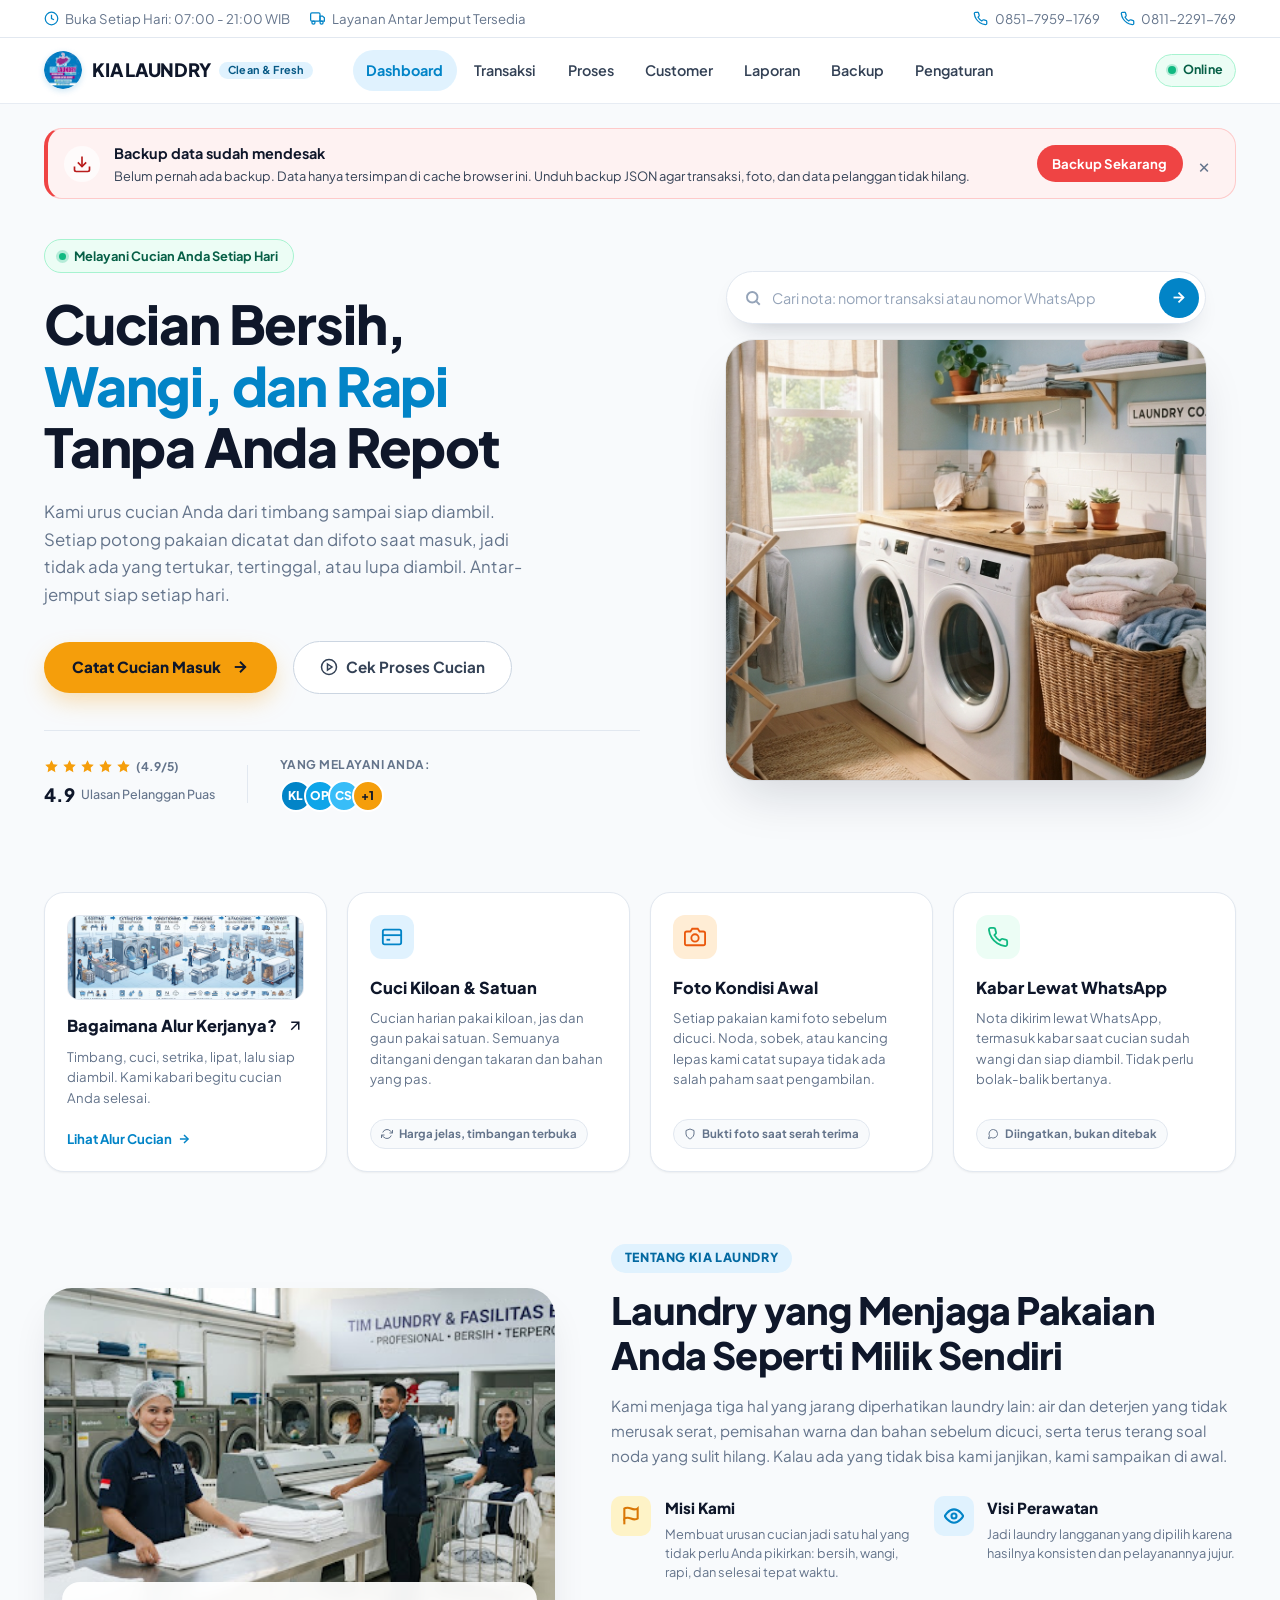
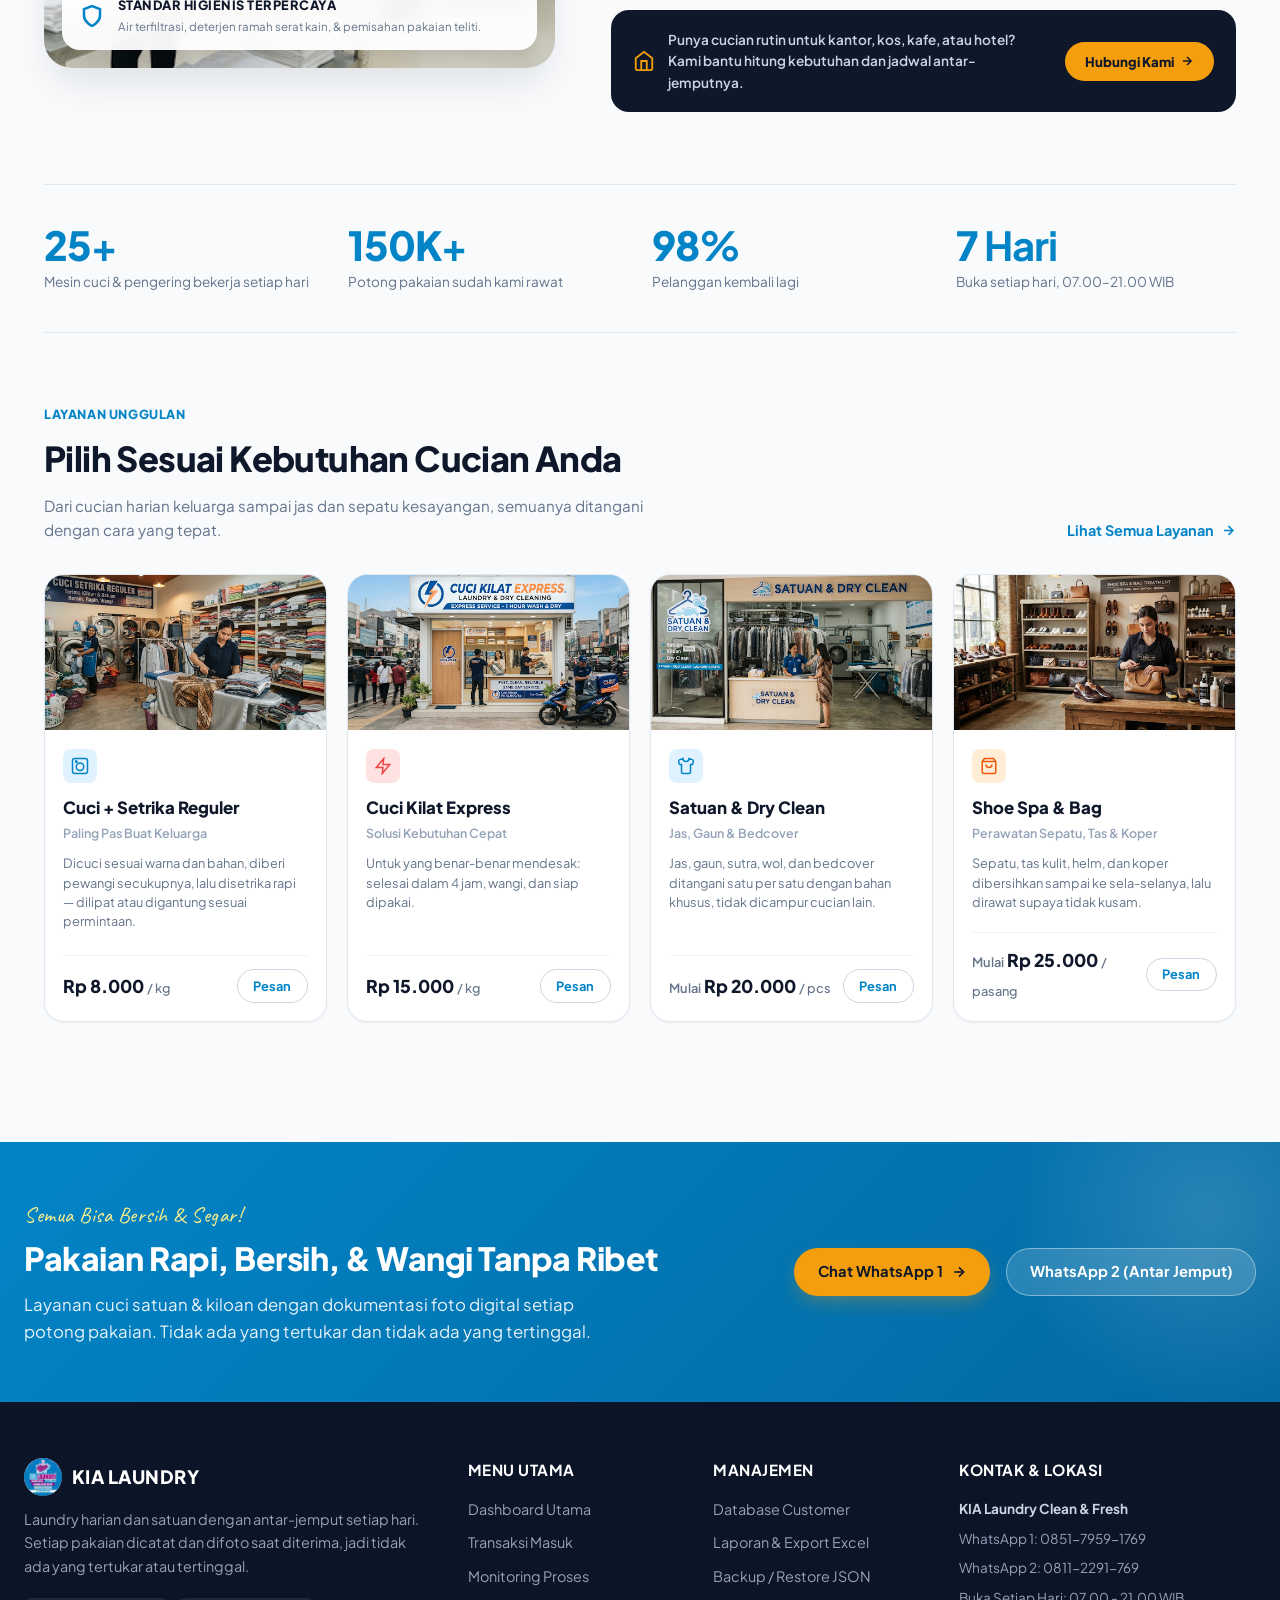
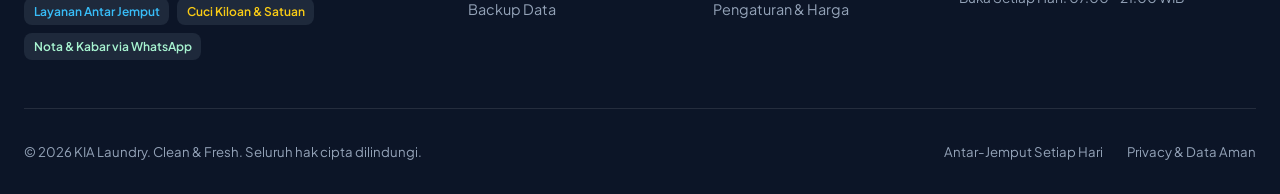
<file: index.html>
<!DOCTYPE html>
<html lang="id">
<head>
  <meta charset="UTF-8">
  <meta name="viewport" content="width=device-width, initial-scale=1.0">
  <meta name="theme-color" content="#0284c7">
  <meta name="description" content="KIA Laundry — cuci kiloan dan satuan, antar-jemput setiap hari, dengan catatan dan foto kondisi pakaian saat serah terima.">
  <title>KIA Laundry — Cuci Bersih, Wangi, dan Rapi Setiap Hari</title>

  <!-- PWA & Icons -->
  <link rel="manifest" href="./manifest.webmanifest">
  <link rel="icon" type="image/png" href="./assets/logo.png">

  <!-- Stylesheets -->
  <link rel="stylesheet" href="./css/base.css">
  <link rel="stylesheet" href="./css/komponen.css">
  <link rel="stylesheet" href="./css/dashboard.css">
</head>
<body>

  <!-- Dynamic Header Navigation (Tetap Memakai Navbar Bersih yang Disukai User) -->
  <div id="siteHeader"></div>

  <main class="dashboard-wrapper">

    <!-- ========================================================
         1. HERO SECTION (Sesuai Referensi Gambar)
         ======================================================== -->
    <section class="hero-layout">
      <!-- Left Column: Copy & CTAs -->
      <div class="hero-text-col">
        <div class="welcome-badge">
          <span class="welcome-dot"></span>
          <span>Melayani Cucian Anda Setiap Hari</span>
        </div>

        <h1 class="hero-headline">
          Cucian Bersih,<br>
          <span class="text-brand-blue">Wangi, dan Rapi</span><br>
          Tanpa Anda Repot
        </h1>

        <p class="hero-subtitle">
          Kami urus cucian Anda dari timbang sampai siap diambil. Setiap potong pakaian dicatat dan difoto saat masuk, jadi tidak ada yang tertukar, tertinggal, atau lupa diambil. Antar-jemput siap setiap hari.
        </p>

        <div class="hero-cta-group">
          <a href="./pages/transaksi.html" class="btn-hero-primary">
            <span>Catat Cucian Masuk</span>
            <svg width="18" height="18" viewBox="0 0 24 24" fill="none" stroke="currentColor" stroke-width="2.5"><line x1="5" y1="12" x2="19" y2="12"/><polyline points="12 5 19 12 12 19"/></svg>
          </a>

          <a href="./pages/proses.html" class="btn-hero-secondary">
            <svg width="18" height="18" viewBox="0 0 24 24" fill="none" stroke="currentColor" stroke-width="2"><circle cx="12" cy="12" r="10"/><polygon points="10 8 16 12 10 16 10 8"/></svg>
            <span>Cek Proses Cucian</span>
          </a>
        </div>

        <!-- Social Proof / Rating Bar -->
        <div class="trust-bar">
          <div class="rating-box">
            <div class="rating-stars">
              <svg viewBox="0 0 24 24"><polygon points="12 2 15.09 8.26 22 9.27 17 14.14 18.18 21.02 12 17.77 5.82 21.02 7 14.14 2 9.27 8.91 8.26 12 2"/></svg>
              <svg viewBox="0 0 24 24"><polygon points="12 2 15.09 8.26 22 9.27 17 14.14 18.18 21.02 12 17.77 5.82 21.02 7 14.14 2 9.27 8.91 8.26 12 2"/></svg>
              <svg viewBox="0 0 24 24"><polygon points="12 2 15.09 8.26 22 9.27 17 14.14 18.18 21.02 12 17.77 5.82 21.02 7 14.14 2 9.27 8.91 8.26 12 2"/></svg>
              <svg viewBox="0 0 24 24"><polygon points="12 2 15.09 8.26 22 9.27 17 14.14 18.18 21.02 12 17.77 5.82 21.02 7 14.14 2 9.27 8.91 8.26 12 2"/></svg>
              <svg viewBox="0 0 24 24"><polygon points="12 2 15.09 8.26 22 9.27 17 14.14 18.18 21.02 12 17.77 5.82 21.02 7 14.14 2 9.27 8.91 8.26 12 2"/></svg>
              <span style="font-size:0.75rem; color:#64748b; font-weight:700; margin-left:2px;">(4.9/5)</span>
            </div>
            <div class="rating-score-text">
              <span class="score-num">4.9</span>
              <span class="score-sub">Ulasan Pelanggan Puas</span>
            </div>
          </div>

          <div class="trust-divider"></div>

          <div class="operator-box">
            <span class="operator-label">Yang melayani Anda:</span>
            <div class="avatar-stack">
              <div class="avatar-circle" style="background:#0284c7; color:#fff;">KL</div>
              <div class="avatar-circle" style="background:#0ea5e9; color:#fff;">OP</div>
              <div class="avatar-circle" style="background:#38bdf8; color:#fff;">CS</div>
              <div class="avatar-circle plus" title="Tim KIA Laundry">+1</div>
            </div>
          </div>
        </div>
      </div>

      <!-- Right Column: Kolom Pencarian Tracking + Foto Mesin Cuci -->
      <div class="hero-media-col">
        <form class="hero-track-search" id="trackingForm" role="search">
          <svg class="track-search-icon" width="18" height="18" viewBox="0 0 24 24" fill="none" stroke="currentColor" stroke-width="2.5" aria-hidden="true"><circle cx="11" cy="11" r="7"/><line x1="16.5" y1="16.5" x2="21" y2="21"/></svg>
          <input
            type="text"
            id="trackingInput"
            class="track-search-input"
            placeholder="Cari nota: nomor transaksi atau nomor WhatsApp"
            autocomplete="off"
            aria-label="Cari status cucian berdasarkan nomor transaksi atau nomor WhatsApp"
            required
          >
          <button type="submit" class="track-search-btn" aria-label="Lacak status cucian">
            <svg width="17" height="17" viewBox="0 0 24 24" fill="none" stroke="currentColor" stroke-width="2.5"><line x1="5" y1="12" x2="19" y2="12"/><polyline points="12 5 19 12 12 19"/></svg>
          </button>
        </form>

        <div class="media-frame">
          <img src="./assets/hero_laundry.jpg" alt="Ruang Mesin Cuci KIA Laundry Modern">
        </div>
      </div>
    </section>

    <!-- ========================================================
         OPERASIONAL: TAGIHAN BELUM LUNAS (Task 4)
         ======================================================== -->
    <section class="belum-lunas-section" id="belumLunasSection" hidden>
      <div class="belum-lunas-header">
        <div>
          <h2 class="belum-lunas-title">Tagihan Belum Lunas</h2>
          <p class="belum-lunas-sub">Transaksi aktif yang masih memiliki sisa pembayaran.</p>
        </div>
        <a href="./pages/laporan.html" class="btn btn-outline btn-sm">Buka Laporan</a>
      </div>
      <div class="belum-lunas-list" id="listBelumLunas"></div>
    </section>

    <!-- ========================================================
         2. FOUR FEATURE CARDS ROW (Horizontal Grid)
         ======================================================== -->
    <section class="features-grid-row">
      <!-- Card 1: Alur Kerja -->
      <div class="feature-box">
        <img src="./assets/workflow_thumb.jpg" alt="Alur Kerja Laundry" class="workflow-thumb-img" onerror="this.closest('.feature-box').classList.add('no-thumb')">
        <h4>
          <span>Bagaimana Alur Kerjanya?</span>
          <svg width="18" height="18" viewBox="0 0 24 24" fill="none" stroke="currentColor" stroke-width="2"><line x1="7" y1="17" x2="17" y2="7"/><polyline points="7 7 17 7 17 17"/></svg>
        </h4>
        <p>Timbang, cuci, setrika, lipat, lalu siap diambil. Kami kabari begitu cucian Anda selesai.</p>
        <a href="./pages/proses.html" class="link-action">
          <span>Lihat Alur Cucian</span>
          <svg width="14" height="14" viewBox="0 0 24 24" fill="none" stroke="currentColor" stroke-width="2.5"><line x1="5" y1="12" x2="19" y2="12"/><polyline points="12 5 19 12 12 19"/></svg>
        </a>
      </div>

      <!-- Card 2: Cuci Kiloan & Satuan -->
      <div class="feature-box">
        <div class="feature-icon-square blue">
          <svg width="22" height="22" viewBox="0 0 24 24" fill="none" stroke="currentColor" stroke-width="2"><rect x="2" y="4" width="20" height="16" rx="2"/><line x1="2" y1="10" x2="22" y2="10"/><line x1="6" y1="15" x2="10" y2="15"/></svg>
        </div>
        <h4>Cuci Kiloan & Satuan</h4>
        <p>Cucian harian pakai kiloan, jas dan gaun pakai satuan. Semuanya ditangani dengan takaran dan bahan yang pas.</p>
        <span class="feature-pill-tag">
          <svg width="12" height="12" viewBox="0 0 24 24" fill="none" stroke="currentColor" stroke-width="2"><path d="M23 4v6h-6"/><path d="M1 20v-6h6"/><path d="M3.51 9a9 9 0 0 1 14.85-3.36L23 10M1 14l4.64 4.36A9 9 0 0 0 20.49 15"/></svg>
          <span>Harga jelas, timbangan terbuka</span>
        </span>
      </div>

      <!-- Card 3: Inspeksi Visual & Foto -->
      <div class="feature-box">
        <div class="feature-icon-square orange">
          <svg width="22" height="22" viewBox="0 0 24 24" fill="none" stroke="currentColor" stroke-width="2"><path d="M23 19a2 2 0 0 1-2 2H3a2 2 0 0 1-2-2V8a2 2 0 0 1 2-2h4l2-3h6l2 3h4a2 2 0 0 1 2 2z"/><circle cx="12" cy="13" r="4"/></svg>
        </div>
        <h4>Foto Kondisi Awal</h4>
        <p>Setiap pakaian kami foto sebelum dicuci. Noda, sobek, atau kancing lepas kami catat supaya tidak ada salah paham saat pengambilan.</p>
        <span class="feature-pill-tag">
          <svg width="12" height="12" viewBox="0 0 24 24" fill="none" stroke="currentColor" stroke-width="2"><path d="M12 22s8-4 8-10V5l-8-3-8 3v7c0 6 8 10 8 10z"/></svg>
          <span>Bukti foto saat serah terima</span>
        </span>
      </div>

      <!-- Card 4: Pelacakan & Notif WA -->
      <div class="feature-box">
        <div class="feature-icon-square green">
          <svg width="22" height="22" viewBox="0 0 24 24" fill="none" stroke="currentColor" stroke-width="2"><path d="M22 16.92v3a2 2 0 0 1-2.18 2 19.79 19.79 0 0 1-8.63-3.07 19.5 19.5 0 0 1-6-6 19.79 19.79 0 0 1-3.07-8.67A2 2 0 0 1 4.11 2h3a2 2 0 0 1 2 1.72 12.84 12.84 0 0 0 .7 2.81 2 2 0 0 1-.45 2.11L8.09 9.91a16 16 0 0 0 6 6l1.27-1.27a2 2 0 0 1 2.11-.45 12.84 12.84 0 0 0 2.81.7A2 2 0 0 1 22 16.92z"/></svg>
        </div>
        <h4>Kabar Lewat WhatsApp</h4>
        <p>Nota dikirim lewat WhatsApp, termasuk kabar saat cucian sudah wangi dan siap diambil. Tidak perlu bolak-balik bertanya.</p>
        <span class="feature-pill-tag">
          <svg width="12" height="12" viewBox="0 0 24 24" fill="none" stroke="currentColor" stroke-width="2"><path d="M21 11.5a8.38 8.38 0 0 1-.9 3.8 8.5 8.5 0 0 1-7.6 4.7 8.38 8.38 0 0 1-3.8-.9L3 21l1.9-5.7a8.38 8.38 0 0 1-.9-3.8 8.5 8.5 0 0 1 4.7-7.6 8.38 8.38 0 0 1 3.8-.9h.5a8.48 8.48 0 0 1 8 8v.5z"/></svg>
          <span>Diingatkan, bukan ditebak</span>
        </span>
      </div>
    </section>

    <!-- ========================================================
         3. MIDDLE SECTION: TENTANG & FASILITAS LAUNDRY
         ======================================================== -->
    <section class="facility-section">
      <!-- Media Left Frame -->
      <div class="facility-media-wrapper">
        <img src="./assets/facility_laundry.jpg" alt="Tim Laundry dan Fasilitas Mesin Komersial KIA Laundry" onerror="this.closest('.facility-section').classList.add('no-media')">
        <div class="facility-floating-badge">
          <svg width="24" height="24" viewBox="0 0 24 24" fill="none" stroke="currentColor" stroke-width="2.5"><path d="M12 22s8-4 8-10V5l-8-3-8 3v7c0 6 8 10 8 10z"/></svg>
          <div>
            <div class="badge-title">Standar Higienis Terpercaya</div>
            <div class="badge-desc">Air terfiltrasi, deterjen ramah serat kain, & pemisahan pakaian teliti.</div>
          </div>
        </div>
      </div>

      <!-- Content Right -->
      <div class="facility-content">
        <span class="facility-tag">Tentang KIA Laundry</span>
        <h2 class="facility-heading">Laundry yang Menjaga Pakaian Anda Seperti Milik Sendiri</h2>
        <p class="facility-desc">
          Kami menjaga tiga hal yang jarang diperhatikan laundry lain: air dan deterjen yang tidak merusak serat, pemisahan warna dan bahan sebelum dicuci, serta terus terang soal noda yang sulit hilang. Kalau ada yang tidak bisa kami janjikan, kami sampaikan di awal.
        </p>

        <div class="facility-features-dual">
          <div class="dual-card">
            <div class="dual-icon yellow">
              <svg width="20" height="20" viewBox="0 0 24 24" fill="none" stroke="currentColor" stroke-width="2.5"><path d="M4 15s1-1 4-1 5 2 8 2 4-1 4-1V3s-1 1-4 1-5-2-8-2-4 1-4 1z"/><line x1="4" y1="22" x2="4" y2="15"/></svg>
            </div>
            <div class="dual-text">
              <h5>Misi Kami</h5>
              <p>Membuat urusan cucian jadi satu hal yang tidak perlu Anda pikirkan: bersih, wangi, rapi, dan selesai tepat waktu.</p>
            </div>
          </div>

          <div class="dual-card">
            <div class="dual-icon blue">
              <svg width="20" height="20" viewBox="0 0 24 24" fill="none" stroke="currentColor" stroke-width="2.5"><path d="M1 12s4-8 11-8 11 8 11 8-4 8-11 8-11-8-11-8z"/><circle cx="12" cy="12" r="3"/></svg>
            </div>
            <div class="dual-text">
              <h5>Visi Perawatan</h5>
              <p>Jadi laundry langganan yang dipilih karena hasilnya konsisten dan pelayanannya jujur.</p>
            </div>
          </div>
        </div>

        <!-- Dark Callout Banner -->
        <div class="consultation-banner">
          <div class="consultation-left">
            <svg width="22" height="22" viewBox="0 0 24 24" fill="none" stroke="currentColor" stroke-width="2"><path d="M3 9l9-7 9 7v11a2 2 0 0 1-2 2H5a2 2 0 0 1-2-2z"/><polyline points="9 22 9 12 15 12 15 22"/></svg>
            <span>Punya cucian rutin untuk kantor, kos, kafe, atau hotel? Kami bantu hitung kebutuhan dan jadwal antar-jemputnya.</span>
          </div>
          <a href="https://wa.me/6285179591769" target="_blank" class="btn-consultation">
            <span>Hubungi Kami</span>
            <svg width="14" height="14" viewBox="0 0 24 24" fill="none" stroke="currentColor" stroke-width="2.5"><line x1="5" y1="12" x2="19" y2="12"/><polyline points="12 5 19 12 12 19"/></svg>
          </a>
        </div>
      </div>
    </section>

    <!-- ========================================================
         4. METRICS ROW (4 Statistik Utama)
         ======================================================== -->
    <section class="metrics-row">
      <div class="metric-item">
        <div class="metric-val">25<span>+</span></div>
        <div class="metric-desc">Mesin cuci & pengering bekerja setiap hari</div>
      </div>

      <div class="metric-item">
        <div class="metric-val">150K<span>+</span></div>
        <div class="metric-desc">Potong pakaian sudah kami rawat</div>
      </div>

      <div class="metric-item">
        <div class="metric-val">98<span>%</span></div>
        <div class="metric-desc">Pelanggan kembali lagi</div>
      </div>

      <div class="metric-item">
        <div class="metric-val">7<span> Hari</span></div>
        <div class="metric-desc">Buka setiap hari, 07.00–21.00 WIB</div>
      </div>
    </section>

    <!-- ========================================================
         5. PACKAGES SECTION (Paket Perawatan Pakaian)
         ======================================================== -->
    <section>
      <div class="packages-header-row">
        <div class="packages-heading-group">
          <span class="pkg-tag">Layanan Unggulan</span>
          <h2 class="pkg-title">Pilih Sesuai Kebutuhan Cucian Anda</h2>
          <p class="pkg-subtitle">Dari cucian harian keluarga sampai jas dan sepatu kesayangan, semuanya ditangani dengan cara yang tepat.</p>
        </div>
        <a href="./pages/transaksi.html" class="link-all-services">
          <span>Lihat Semua Layanan</span>
          <svg width="15" height="15" viewBox="0 0 24 24" fill="none" stroke="currentColor" stroke-width="2.5"><line x1="5" y1="12" x2="19" y2="12"/><polyline points="12 5 19 12 12 19"/></svg>
        </a>
      </div>

      <div class="service-cards-row">
        <!-- Card 1: Cuci + Setrika Reguler -->
        <div class="service-card-item">
          <div class="service-card-img-wrap">
            <img src="./assets/service_1.jpg" alt="Cuci + Setrika Reguler" onerror="this.closest('.service-card-img-wrap').style.display='none'">
          </div>
          <div class="service-card-body">
            <div class="service-icon-row blue">
              <svg width="18" height="18" viewBox="0 0 24 24" fill="none" stroke="currentColor" stroke-width="2"><rect x="2" y="2" width="20" height="20" rx="3"/><circle cx="12" cy="13" r="5"/><circle cx="7" cy="6" r="1"/></svg>
            </div>
            <h4 class="service-name">Cuci + Setrika Reguler</h4>
            <div class="service-subtitle">Paling Pas Buat Keluarga</div>
            <p class="service-desc-text">
              Dicuci sesuai warna dan bahan, diberi pewangi secukupnya, lalu disetrika rapi — dilipat atau digantung sesuai permintaan.
            </p>
            <div class="service-card-footer">
              <div class="price-text">Rp 8.000 <span class="unit">/ kg</span></div>
              <a href="./pages/transaksi.html?layanan=cuci-setrika" class="btn-select-service">Pesan</a>
            </div>
          </div>
        </div>

        <!-- Card 2: Cuci Kilat Express -->
        <div class="service-card-item">
          <div class="service-card-img-wrap">
            <img src="./assets/service_2.jpg" alt="Cuci Kilat Express" onerror="this.closest('.service-card-img-wrap').style.display='none'">
          </div>
          <div class="service-card-body">
            <div class="service-icon-row red">
              <svg width="18" height="18" viewBox="0 0 24 24" fill="none" stroke="currentColor" stroke-width="2"><polygon points="13 2 3 14 12 14 11 22 21 10 12 10 13 2"/></svg>
            </div>
            <h4 class="service-name">Cuci Kilat Express</h4>
            <div class="service-subtitle">Solusi Kebutuhan Cepat</div>
            <p class="service-desc-text">
              Untuk yang benar-benar mendesak: selesai dalam 4 jam, wangi, dan siap dipakai.
            </p>
            <div class="service-card-footer">
              <div class="price-text">Rp 15.000 <span class="unit">/ kg</span></div>
              <a href="./pages/transaksi.html?layanan=cuci" class="btn-select-service">Pesan</a>
            </div>
          </div>
        </div>

        <!-- Card 3: Satuan & Dry Clean -->
        <div class="service-card-item">
          <div class="service-card-img-wrap">
            <img src="./assets/service_3.jpg" alt="Satuan & Dry Clean" onerror="this.closest('.service-card-img-wrap').style.display='none'">
          </div>
          <div class="service-card-body">
            <div class="service-icon-row blue">
              <svg width="18" height="18" viewBox="0 0 24 24" fill="none" stroke="currentColor" stroke-width="2"><path d="M20.38 3.46L16 2a4 4 0 0 1-8 0L3.62 3.46a2 2 0 0 0-1.34 2.23l.58 3.47a1 1 0 0 0 .99.84H6v10c0 1.1.9 2 2 2h8a2 2 0 0 0 2-2V10h2.15a1 1 0 0 0 .99-.84l.58-3.47a2 2 0 0 0-1.34-2.23z"/></svg>
            </div>
            <h4 class="service-name">Satuan & Dry Clean</h4>
            <div class="service-subtitle">Jas, Gaun & Bedcover</div>
            <p class="service-desc-text">
              Jas, gaun, sutra, wol, dan bedcover ditangani satu per satu dengan bahan khusus, tidak dicampur cucian lain.
            </p>
            <div class="service-card-footer">
              <div class="price-text"><span style="font-size:0.8rem; font-weight:600; color:#64748b;">Mulai</span> Rp 20.000 <span class="unit">/ pcs</span></div>
              <a href="./pages/transaksi.html?layanan=satuan" class="btn-select-service">Pesan</a>
            </div>
          </div>
        </div>

        <!-- Card 4: Shoe Spa & Bag -->
        <div class="service-card-item">
          <div class="service-card-img-wrap">
            <img src="./assets/service_4.jpg" alt="Shoe Spa & Bag" onerror="this.closest('.service-card-img-wrap').style.display='none'">
          </div>
          <div class="service-card-body">
            <div class="service-icon-row orange">
              <svg width="18" height="18" viewBox="0 0 24 24" fill="none" stroke="currentColor" stroke-width="2"><path d="M6 2L3 6v14a2 2 0 0 0 2 2h14a2 2 0 0 0 2-2V6l-3-4z"/><line x1="3" y1="6" x2="21" y2="6"/><path d="M16 10a4 4 0 0 1-8 0"/></svg>
            </div>
            <h4 class="service-name">Shoe Spa & Bag</h4>
            <div class="service-subtitle">Perawatan Sepatu, Tas & Koper</div>
            <p class="service-desc-text">
              Sepatu, tas kulit, helm, dan koper dibersihkan sampai ke sela-selanya, lalu dirawat supaya tidak kusam.
            </p>
            <div class="service-card-footer">
              <div class="price-text"><span style="font-size:0.8rem; font-weight:600; color:#64748b;">Mulai</span> Rp 25.000 <span class="unit">/ pasang</span></div>
              <a href="./pages/transaksi.html?layanan=satuan" class="btn-select-service">Pesan</a>
            </div>
          </div>
        </div>
      </div>
    </section>


  </main>

  <!-- Dynamic Footer Injected by ui.js -->
  <div id="siteFooter"></div>

  <!-- Vendor Libraries & Scripts -->
  <script src="./lib/dexie.min.js"></script>
  <script src="./js/db.js"></script>
  <script src="./js/ui.js"></script>
  <script src="./js/wa.js"></script>
  <script src="./js/mode.js"></script>
  <script src="./js/dashboard.js"></script>
</body>
</html>
</file>
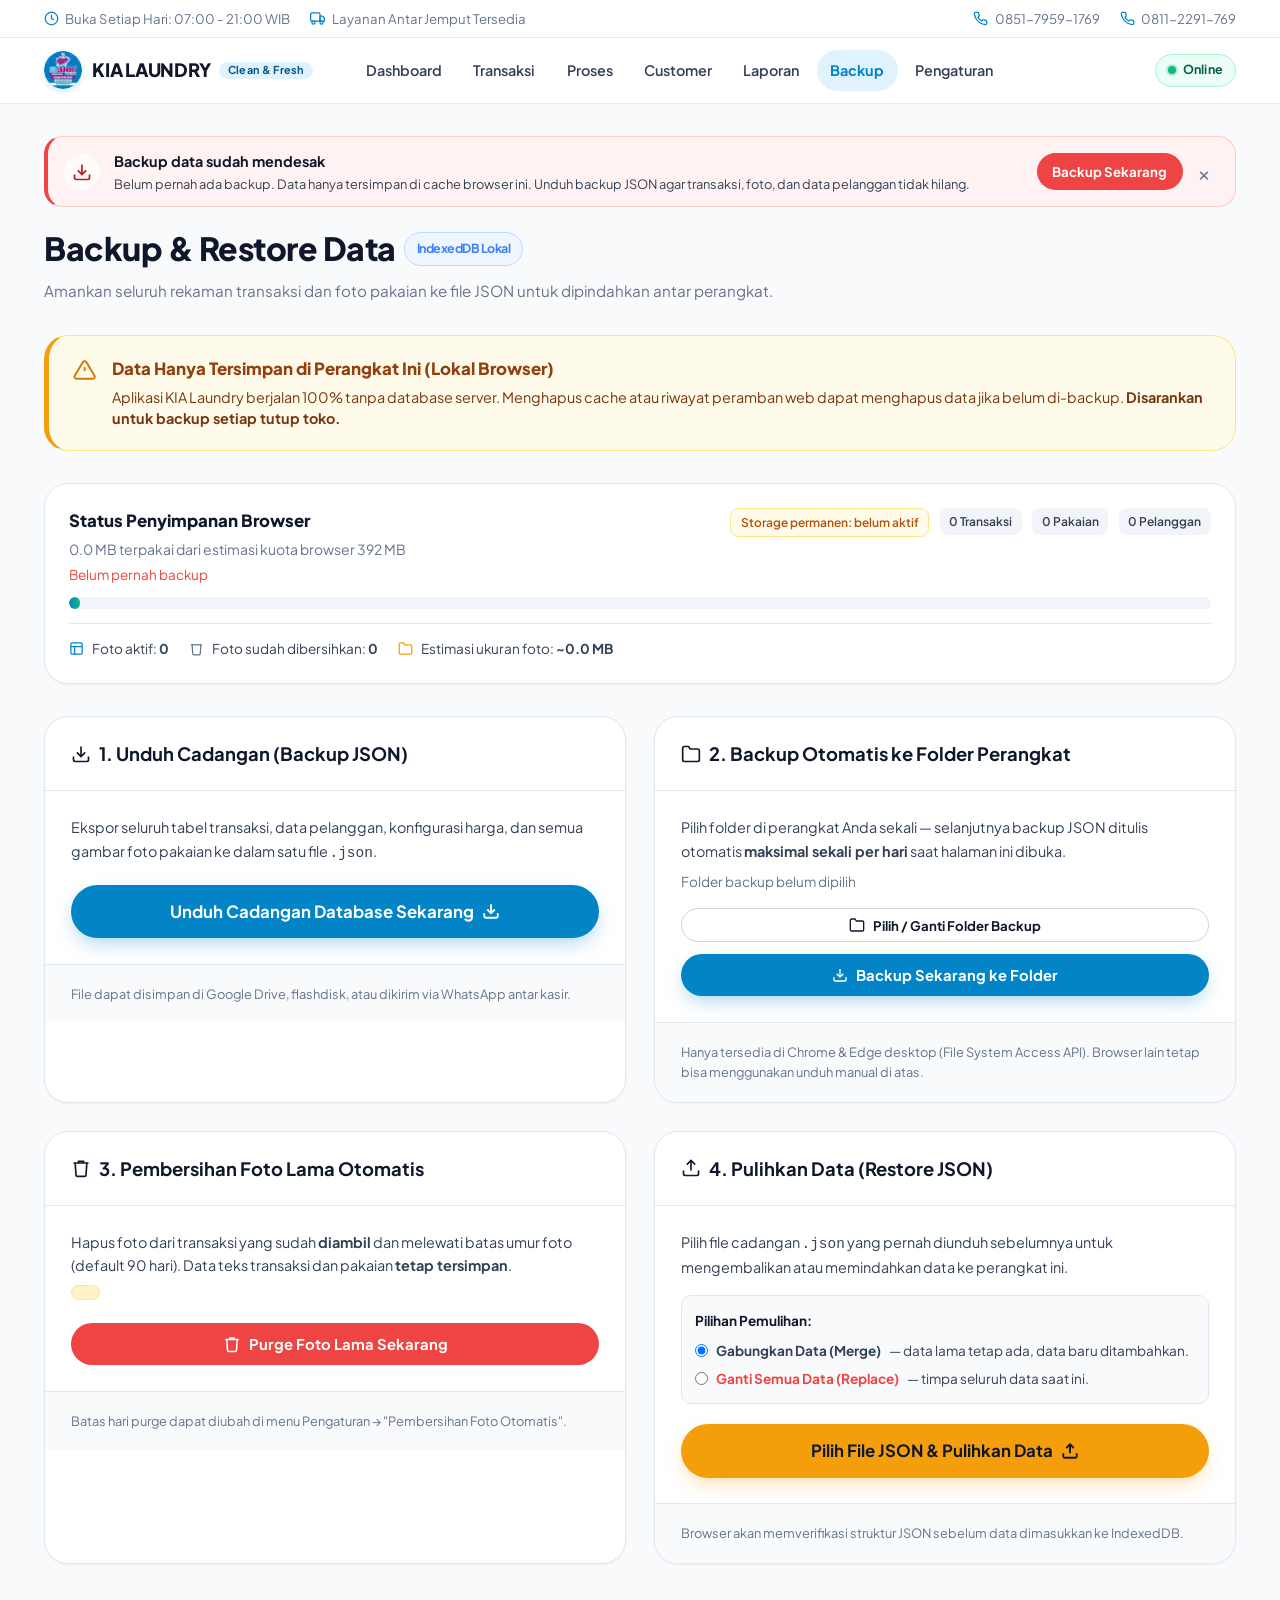
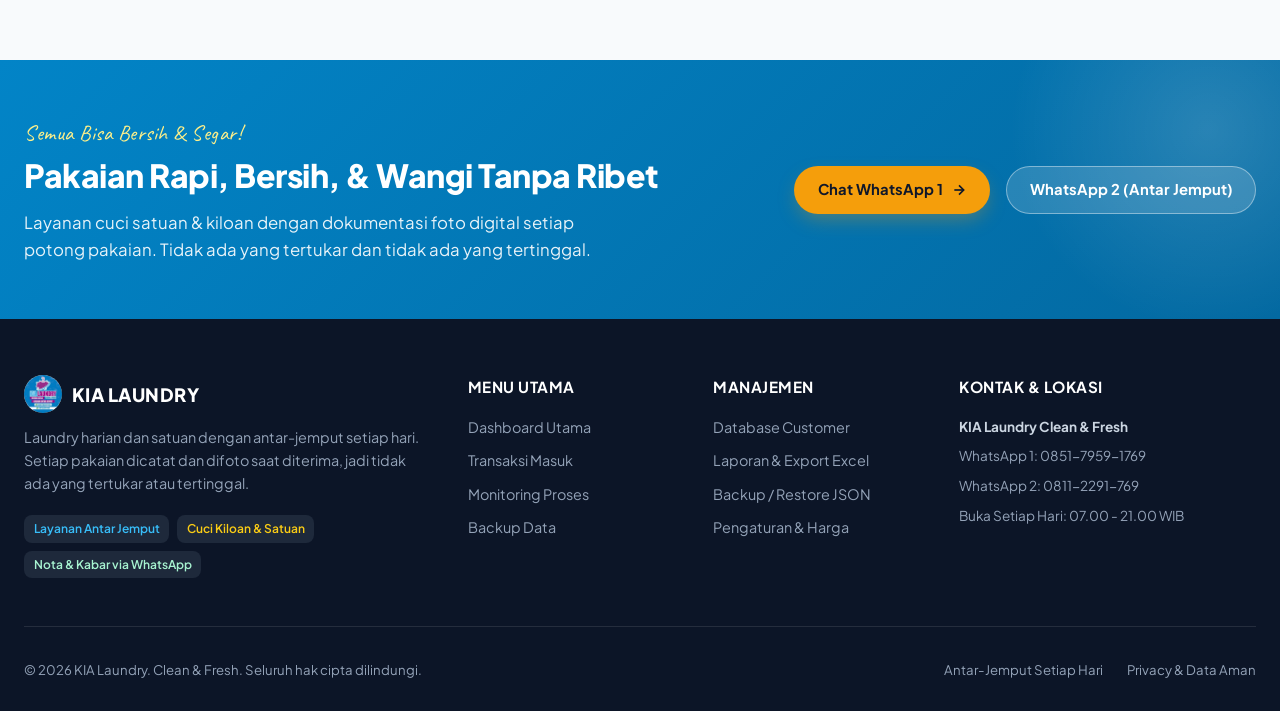
<file: pages/backup.html>
<!DOCTYPE html>
<html lang="id">
<head>
  <meta charset="UTF-8">
  <meta name="viewport" content="width=device-width, initial-scale=1.0">
  <meta name="theme-color" content="#0284c7">
  <title>Backup & Restore Database — KIA Laundry</title>

  <link rel="icon" type="image/png" href="../assets/logo.png">
  <link rel="stylesheet" href="../css/base.css">
  <link rel="stylesheet" href="../css/komponen.css">
  <link rel="stylesheet" href="../css/backup.css">
</head>
<body>

  <!-- Dynamic Navigation -->
  <div id="siteHeader"></div>

  <main class="main-wrapper">
    <div class="page-header">
      <div class="page-title-group">
        <h1>
          <span>Backup &amp; Restore Data</span>
          <span class="badge badge-masuk">IndexedDB Lokal</span>
        </h1>
        <p>Amankan seluruh rekaman transaksi dan foto pakaian ke file JSON untuk dipindahkan antar perangkat.</p>
      </div>
    </div>

    <!-- Peringatan Penting -->
    <div class="warning-callout">
      <svg width="28" height="28" viewBox="0 0 24 24" fill="none" stroke="#d97706" stroke-width="2"><path d="M10.29 3.86L1.82 18a2 2 0 0 0 1.71 3h16.94a2 2 0 0 0 1.71-3L13.71 3.86a2 2 0 0 0-3.42 0z"/><line x1="12" y1="9" x2="12" y2="13"/><line x1="12" y1="17" x2="12.01" y2="17"/></svg>
      <div>
        <h4 style="font-size:1.05rem; font-weight:800; color:#92400e; margin-bottom:0.25rem;">
          Data Hanya Tersimpan di Perangkat Ini (Lokal Browser)
        </h4>
        <p style="font-size:0.9rem; color:#78350f; line-height:1.5;">
          Aplikasi KIA Laundry berjalan 100% tanpa database server.
          Menghapus cache atau riwayat peramban web dapat menghapus data jika belum di-backup.
          <strong>Disarankan untuk backup setiap tutup toko.</strong>
        </p>
      </div>
    </div>

    <!-- Task 2.4 — Storage Meter Lengkap -->
    <div class="storage-meter-box">
      <div style="display:flex; justify-content:space-between; align-items:flex-start; flex-wrap:wrap; gap:0.75rem; margin-bottom:0.75rem;">
        <div>
          <h4 style="font-size:1.05rem; font-weight:800; color:var(--text-main);">
            Status Penyimpanan Browser
          </h4>
          <p id="storageUsageText" style="font-size:0.875rem; color:var(--text-muted); margin-top:0.2rem;">
            Menghitung estimasi kapasitas...
          </p>
          <p id="lastBackupInfo" style="font-size:0.85rem; margin-top:0.2rem; color:var(--text-muted);">
            Memeriksa backup terakhir...
          </p>
        </div>
        <div style="display:flex; gap:0.65rem; flex-wrap:wrap; align-items:flex-start;">
          <span class="pill-service storage-status-pill" id="storagePersistStatus">Storage permanen: memeriksa...</span>
          <span class="pill-service" id="backupTrxCount">0 Transaksi</span>
          <span class="pill-service" id="backupPknCount">0 Pakaian</span>
          <span class="pill-service" id="backupCusCount">0 Pelanggan</span>
        </div>
      </div>

      <div class="storage-progress-bar">
        <div class="storage-progress-fill" id="storageProgressFill" style="width: 5%;"></div>
      </div>

      <!-- Statistik foto aktif vs purged -->
      <div style="display:flex; gap:1.25rem; flex-wrap:wrap; margin-top:0.85rem; padding-top:0.85rem; border-top:1px solid var(--border-light);">
        <div style="display:flex; align-items:center; gap:0.5rem; font-size:0.85rem; color:var(--text-body);">
          <svg width="15" height="15" viewBox="0 0 24 24" fill="none" stroke="#0284c7" stroke-width="2"><rect x="3" y="3" width="18" height="18" rx="2"/><path d="M3 9h18M9 21V9"/></svg>
          <span>Foto aktif: <strong id="fotoAktifCount">—</strong></span>
        </div>
        <div style="display:flex; align-items:center; gap:0.5rem; font-size:0.85rem; color:var(--text-body);">
          <svg width="15" height="15" viewBox="0 0 24 24" fill="none" stroke="#64748b" stroke-width="2"><polyline points="3 6 5 6 21 6"/><path d="M19 6l-1 14a2 2 0 0 1-2 2H8a2 2 0 0 1-2-2L5 6"/></svg>
          <span>Foto sudah dibersihkan: <strong id="fotoPurgedCount">—</strong></span>
        </div>
        <div style="display:flex; align-items:center; gap:0.5rem; font-size:0.85rem; color:var(--text-body);">
          <svg width="15" height="15" viewBox="0 0 24 24" fill="none" stroke="#f59e0b" stroke-width="2"><path d="M22 19a2 2 0 0 1-2 2H4a2 2 0 0 1-2-2V5a2 2 0 0 1 2-2h5l2 3h9a2 2 0 0 1 2 2z"/></svg>
          <span>Estimasi ukuran foto: <strong id="fotoUsageMb">—</strong></span>
        </div>
      </div>
    </div>

    <!-- Grid Backup & Restore -->
    <div class="backup-grid">

      <!-- Kartu 1: Backup Manual JSON -->
      <div class="card">
        <div class="card-header">
          <h3 class="card-title">
            <svg width="20" height="20" viewBox="0 0 24 24" fill="none" stroke="currentColor" stroke-width="2"><path d="M21 15v4a2 2 0 0 1-2 2H5a2 2 0 0 1-2-2v-4"/><polyline points="7 10 12 15 17 10"/><line x1="12" y1="15" x2="12" y2="3"/></svg>
            1. Unduh Cadangan (Backup JSON)
          </h3>
        </div>
        <div class="card-body">
          <p style="font-size:0.9rem; color:var(--text-body); line-height:1.6; margin-bottom:1.25rem;">
            Ekspor seluruh tabel transaksi, data pelanggan, konfigurasi harga, dan semua gambar foto pakaian
            ke dalam satu file <code>.json</code>.
          </p>

          <button type="button" class="btn btn-primary btn-lg" id="btnDownloadBackup" style="width:100%;">
            <span>Unduh Cadangan Database Sekarang</span>
            <svg width="18" height="18" viewBox="0 0 24 24" fill="none" stroke="currentColor" stroke-width="2.5"><path d="M21 15v4a2 2 0 0 1-2 2H5a2 2 0 0 1-2-2v-4"/><polyline points="7 10 12 15 17 10"/><line x1="12" y1="15" x2="12" y2="3"/></svg>
          </button>
        </div>
        <div class="card-footer" style="font-size:0.8rem; color:var(--text-muted);">
          File dapat disimpan di Google Drive, flashdisk, atau dikirim via WhatsApp antar kasir.
        </div>
      </div>

      <!-- Kartu 2: Task 2.3 — Backup Otomatis ke Folder Perangkat -->
      <div class="card">
        <div class="card-header">
          <h3 class="card-title">
            <svg width="20" height="20" viewBox="0 0 24 24" fill="none" stroke="currentColor" stroke-width="2"><path d="M22 19a2 2 0 0 1-2 2H4a2 2 0 0 1-2-2V5a2 2 0 0 1 2-2h5l2 3h9a2 2 0 0 1 2 2z"/></svg>
            2. Backup Otomatis ke Folder Perangkat
          </h3>
        </div>
        <div class="card-body">
          <p style="font-size:0.9rem; color:var(--text-body); line-height:1.6; margin-bottom:0.5rem;">
            Pilih folder di perangkat Anda sekali — selanjutnya backup JSON ditulis otomatis
            <strong>maksimal sekali per hari</strong> saat halaman ini dibuka.
          </p>
          <p id="fsaFolderStatus" style="font-size:0.85rem; margin-bottom:1rem; color:var(--text-muted);">
            Memeriksa folder backup...
          </p>

          <div style="display:flex; flex-direction:column; gap:0.75rem;">
            <button type="button" class="btn btn-outline btn-sm" id="btnPickBackupFolder">
              <svg width="16" height="16" viewBox="0 0 24 24" fill="none" stroke="currentColor" stroke-width="2"><path d="M22 19a2 2 0 0 1-2 2H4a2 2 0 0 1-2-2V5a2 2 0 0 1 2-2h5l2 3h9a2 2 0 0 1 2 2z"/></svg>
              <span>Pilih / Ganti Folder Backup</span>
            </button>
            <button type="button" class="btn btn-primary" id="btnBackupToFolderNow">
              <svg width="16" height="16" viewBox="0 0 24 24" fill="none" stroke="currentColor" stroke-width="2"><path d="M21 15v4a2 2 0 0 1-2 2H5a2 2 0 0 1-2-2v-4"/><polyline points="7 10 12 15 17 10"/><line x1="12" y1="15" x2="12" y2="3"/></svg>
              <span>Backup Sekarang ke Folder</span>
            </button>
          </div>
        </div>
        <div class="card-footer" style="font-size:0.8rem; color:var(--text-muted);">
          Hanya tersedia di Chrome &amp; Edge desktop (File System Access API).
          Browser lain tetap bisa menggunakan unduh manual di atas.
        </div>
      </div>

      <!-- Kartu 3: Task 2.2 — Purge Foto Otomatis -->
      <div class="card">
        <div class="card-header">
          <h3 class="card-title">
            <svg width="20" height="20" viewBox="0 0 24 24" fill="none" stroke="currentColor" stroke-width="2"><polyline points="3 6 5 6 21 6"/><path d="M19 6l-1 14a2 2 0 0 1-2 2H8a2 2 0 0 1-2-2L5 6"/><path d="M9 6V4h6v2"/></svg>
            3. Pembersihan Foto Lama Otomatis
          </h3>
        </div>
        <div class="card-body">
          <p style="font-size:0.9rem; color:var(--text-body); line-height:1.6; margin-bottom:0.5rem;">
            Hapus foto dari transaksi yang sudah <strong>diambil</strong> dan melewati batas umur foto
            (default 90 hari). Data teks transaksi dan pakaian <strong>tetap tersimpan</strong>.
          </p>

          <div id="purgePreviewBadge" hidden
            style="display:inline-block; background:#fef3c7; border:1px solid #fde68a; border-radius:8px;
                   padding:0.4rem 0.85rem; font-size:0.82rem; color:#92400e; margin-bottom:1rem; font-weight:700;">
          </div>

          <button type="button" class="btn btn-danger" id="btnPurgeOld" style="width:100%;">
            <svg width="18" height="18" viewBox="0 0 24 24" fill="none" stroke="currentColor" stroke-width="2"><polyline points="3 6 5 6 21 6"/><path d="M19 6l-1 14a2 2 0 0 1-2 2H8a2 2 0 0 1-2-2L5 6"/><path d="M9 6V4h6v2"/></svg>
            <span>Purge Foto Lama Sekarang</span>
          </button>
        </div>
        <div class="card-footer" style="font-size:0.8rem; color:var(--text-muted);">
          Batas hari purge dapat diubah di menu Pengaturan → "Pembersihan Foto Otomatis".
        </div>
      </div>

      <!-- Kartu 4: Pulihkan Data (Restore JSON) -->
      <div class="card">
        <div class="card-header">
          <h3 class="card-title">
            <svg width="20" height="20" viewBox="0 0 24 24" fill="none" stroke="currentColor" stroke-width="2"><path d="M21 15v4a2 2 0 0 1-2 2H5a2 2 0 0 1-2-2v-4"/><polyline points="17 8 12 3 7 8"/><line x1="12" y1="3" x2="12" y2="15"/></svg>
            4. Pulihkan Data (Restore JSON)
          </h3>
        </div>
        <div class="card-body">
          <p style="font-size:0.9rem; color:var(--text-body); line-height:1.6; margin-bottom:1rem;">
            Pilih file cadangan <code>.json</code> yang pernah diunduh sebelumnya untuk mengembalikan
            atau memindahkan data ke perangkat ini.
          </p>

          <div style="background:var(--bg-page); padding:0.85rem; border-radius:10px; margin-bottom:1.25rem; border:1px solid var(--border-light);">
            <div style="font-size:0.85rem; font-weight:700; margin-bottom:0.5rem; color:var(--text-main);">Pilihan Pemulihan:</div>
            <label style="display:flex; align-items:center; gap:0.5rem; margin-bottom:0.4rem; font-size:0.85rem; cursor:pointer;">
              <input type="radio" name="restoreMode" value="merge" checked>
              <strong>Gabungkan Data (Merge)</strong> — data lama tetap ada, data baru ditambahkan.
            </label>
            <label style="display:flex; align-items:center; gap:0.5rem; font-size:0.85rem; cursor:pointer;">
              <input type="radio" name="restoreMode" value="replace">
              <strong style="color:var(--status-danger);">Ganti Semua Data (Replace)</strong> — timpa seluruh data saat ini.
            </label>
          </div>

          <input type="file" id="restoreFileInput" accept=".json" style="display:none;">
          <button type="button" class="btn btn-yellow btn-lg" id="btnTriggerRestore" style="width:100%;">
            <span>Pilih File JSON &amp; Pulihkan Data</span>
            <svg width="18" height="18" viewBox="0 0 24 24" fill="none" stroke="currentColor" stroke-width="2.5"><path d="M21 15v4a2 2 0 0 1-2 2H5a2 2 0 0 1-2-2v-4"/><polyline points="17 8 12 3 7 8"/><line x1="12" y1="3" x2="12" y2="15"/></svg>
          </button>
        </div>
        <div class="card-footer" style="font-size:0.8rem; color:var(--text-muted);">
          Browser akan memverifikasi struktur JSON sebelum data dimasukkan ke IndexedDB.
        </div>
      </div>
    </div>
  </main>

  <!-- Dynamic Footer -->
  <div id="siteFooter"></div>

  <!-- Scripts -->
  <script src="../lib/dexie.min.js"></script>
  <script src="../lib/xlsx.full.min.js"></script>
  <script src="../lib/jszip.min.js"></script>
  <script src="../js/db.js"></script>
  <script src="../js/ui.js"></script>
  <script src="../js/mode.js"></script>
  <script src="../js/export.js"></script>
  <script src="../js/backup.js"></script>
  <script src="../js/backup-page.js"></script>
</body>
</html>
</file>
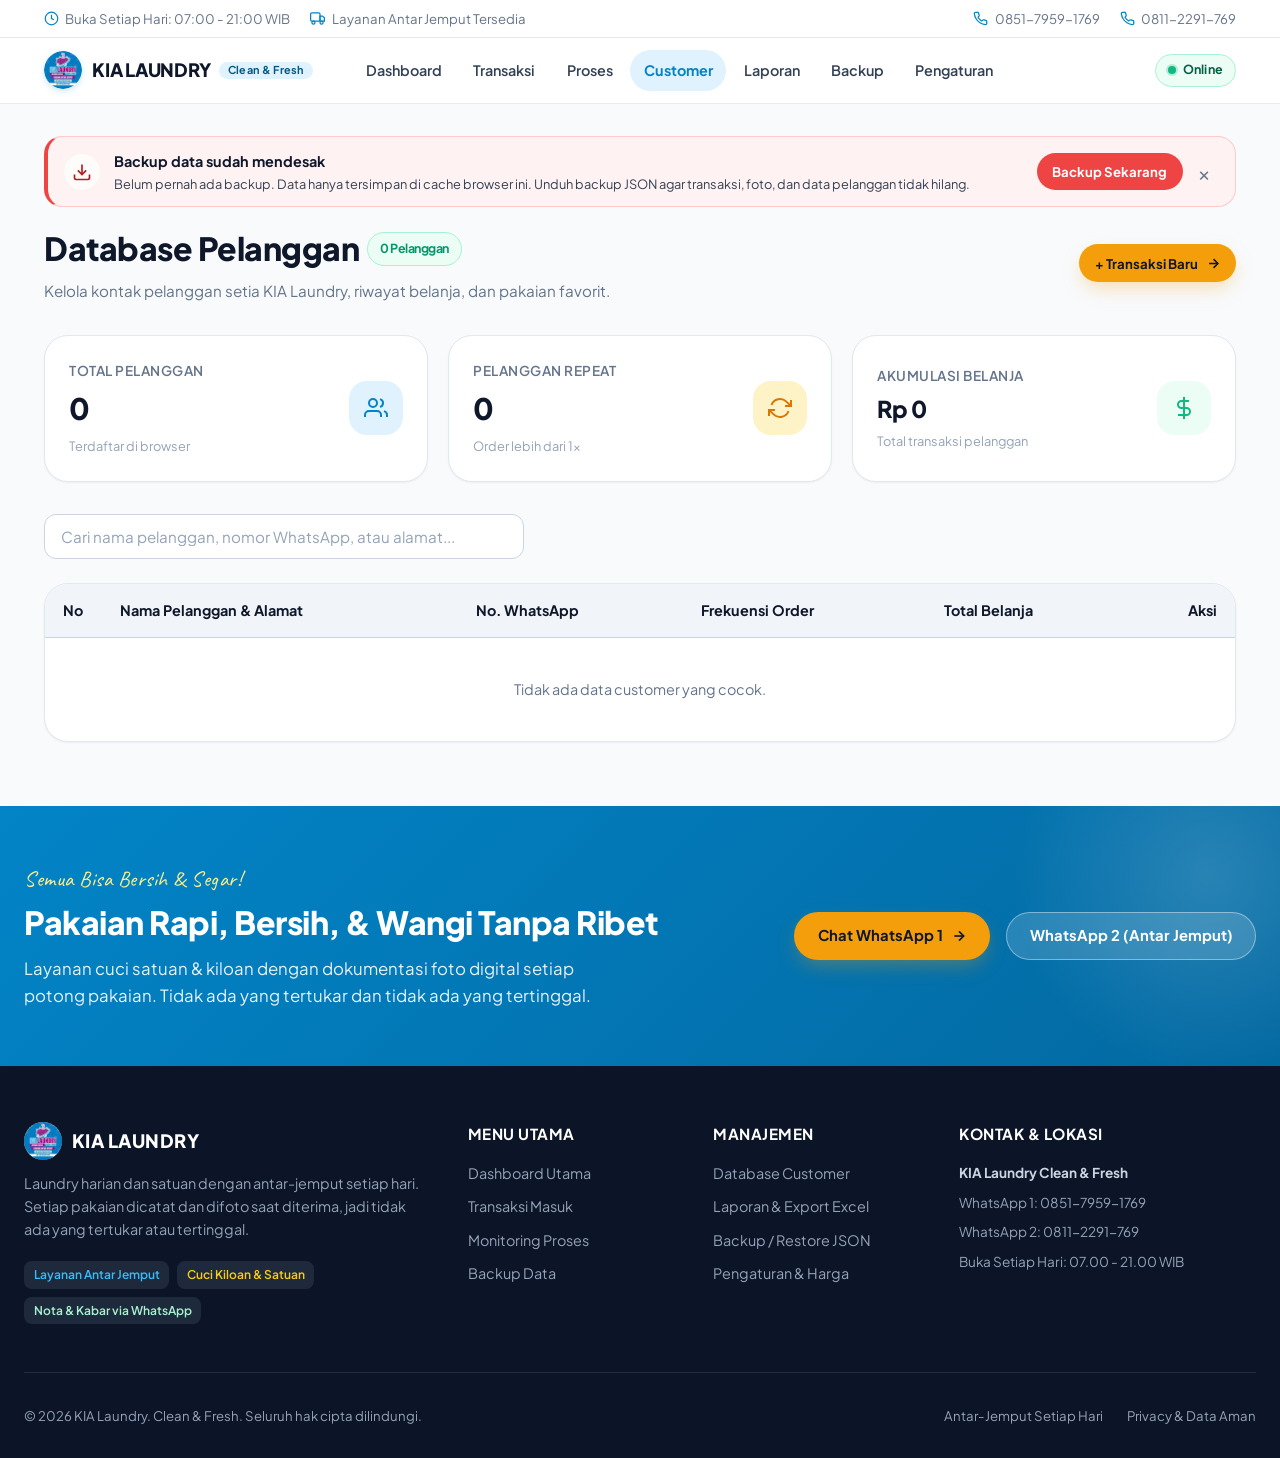
<file: pages/customer.html>
<!DOCTYPE html>
<html lang="id">
<head>
  <meta charset="UTF-8">
  <meta name="viewport" content="width=device-width, initial-scale=1.0">
  <meta name="theme-color" content="#0284c7">
  <title>Data Customer — KIA Laundry</title>

  <link rel="icon" type="image/png" href="../assets/logo.png">
  <link rel="stylesheet" href="../css/base.css">
  <link rel="stylesheet" href="../css/komponen.css">
  <link rel="stylesheet" href="../css/customer.css">
</head>
<body>

  <!-- Dynamic Navigation -->
  <div id="siteHeader"></div>

  <main class="main-wrapper">
    <div class="page-header">
      <div class="page-title-group">
        <h1>
          <span>Database Pelanggan</span>
          <span class="badge badge-lunas" id="customerCountBadge">0 Pelanggan</span>
        </h1>
        <p>Kelola kontak pelanggan setia KIA Laundry, riwayat belanja, dan pakaian favorit.</p>
      </div>
      <div>
        <a href="./transaksi.html" class="btn btn-yellow btn-sm">
          <span>+ Transaksi Baru</span>
          <svg width="15" height="15" viewBox="0 0 24 24" fill="none" stroke="currentColor" stroke-width="2.5"><line x1="5" y1="12" x2="19" y2="12"/><polyline points="12 5 19 12 12 19"/></svg>
        </a>
      </div>
    </div>

    <!-- Metrik Pelanggan -->
    <div class="customer-stats-bar">
      <div class="stat-card">
        <div class="stat-info">
          <div class="stat-label">Total Pelanggan</div>
          <div class="stat-value" id="metricTotalCustomer">0</div>
          <div class="stat-sub">Terdaftar di browser</div>
        </div>
        <div class="stat-icon blue">
          <svg width="24" height="24" viewBox="0 0 24 24" fill="none" stroke="currentColor" stroke-width="2"><path d="M17 21v-2a4 4 0 0 0-4-4H5a4 4 0 0 0-4 4v2"/><circle cx="9" cy="7" r="4"/><path d="M23 21v-2a4 4 0 0 0-3-3.87"/><path d="M16 3.13a4 4 0 0 1 0 7.75"/></svg>
        </div>
      </div>

      <div class="stat-card">
        <div class="stat-info">
          <div class="stat-label">Pelanggan Repeat</div>
          <div class="stat-value" id="metricRepeatCustomer">0</div>
          <div class="stat-sub">Order lebih dari 1x</div>
        </div>
        <div class="stat-icon yellow">
          <svg width="24" height="24" viewBox="0 0 24 24" fill="none" stroke="currentColor" stroke-width="2"><polyline points="23 4 23 10 17 10"/><polyline points="1 20 1 14 7 14"/><path d="M3.51 9a9 9 0 0 1 14.85-3.36L23 10M1 14l4.64 4.36A9 9 0 0 0 20.49 15"/></svg>
        </div>
      </div>

      <div class="stat-card">
        <div class="stat-info">
          <div class="stat-label">Akumulasi Belanja</div>
          <div class="stat-value" id="metricTotalBelanja" style="font-size:1.45rem;">Rp 0</div>
          <div class="stat-sub">Total transaksi pelanggan</div>
        </div>
        <div class="stat-icon green">
          <svg width="24" height="24" viewBox="0 0 24 24" fill="none" stroke="currentColor" stroke-width="2"><line x1="12" y1="1" x2="12" y2="23"/><path d="M17 5H9.5a3.5 3.5 0 0 0 0 7h5a3.5 3.5 0 0 1 0 7H6"/></svg>
        </div>
      </div>
    </div>

    <!-- Search Input -->
    <div style="margin-bottom: 1.5rem; max-width: 480px;">
      <input type="text" id="searchCustomerInput" class="form-control" placeholder="Cari nama pelanggan, nomor WhatsApp, atau alamat...">
    </div>

    <!-- Tabel Pelanggan -->
    <div class="customer-table-card">
      <div class="table-responsive">
        <table class="custom-table">
          <thead>
            <tr>
              <th style="width: 50px;">No</th>
              <th>Nama Pelanggan & Alamat</th>
              <th>No. WhatsApp</th>
              <th>Frekuensi Order</th>
              <th>Total Belanja</th>
              <th style="text-align: right;">Aksi</th>
            </tr>
          </thead>
          <tbody id="customerTableBody">
            <tr>
              <td colspan="6" style="text-align:center; padding:2rem;">Memuat daftar pelanggan...</td>
            </tr>
          </tbody>
        </table>
      </div>
    </div>
  </main>

  <!-- Dynamic Footer -->
  <div id="siteFooter"></div>

  <!-- Scripts -->
  <script src="../lib/dexie.min.js"></script>
  <script src="../js/db.js"></script>
  <script src="../js/ui.js"></script>
  <script src="../js/wa.js"></script>
  <script src="../js/mode.js"></script>
  <script src="../js/customer.js"></script>
</body>
</html>
</file>
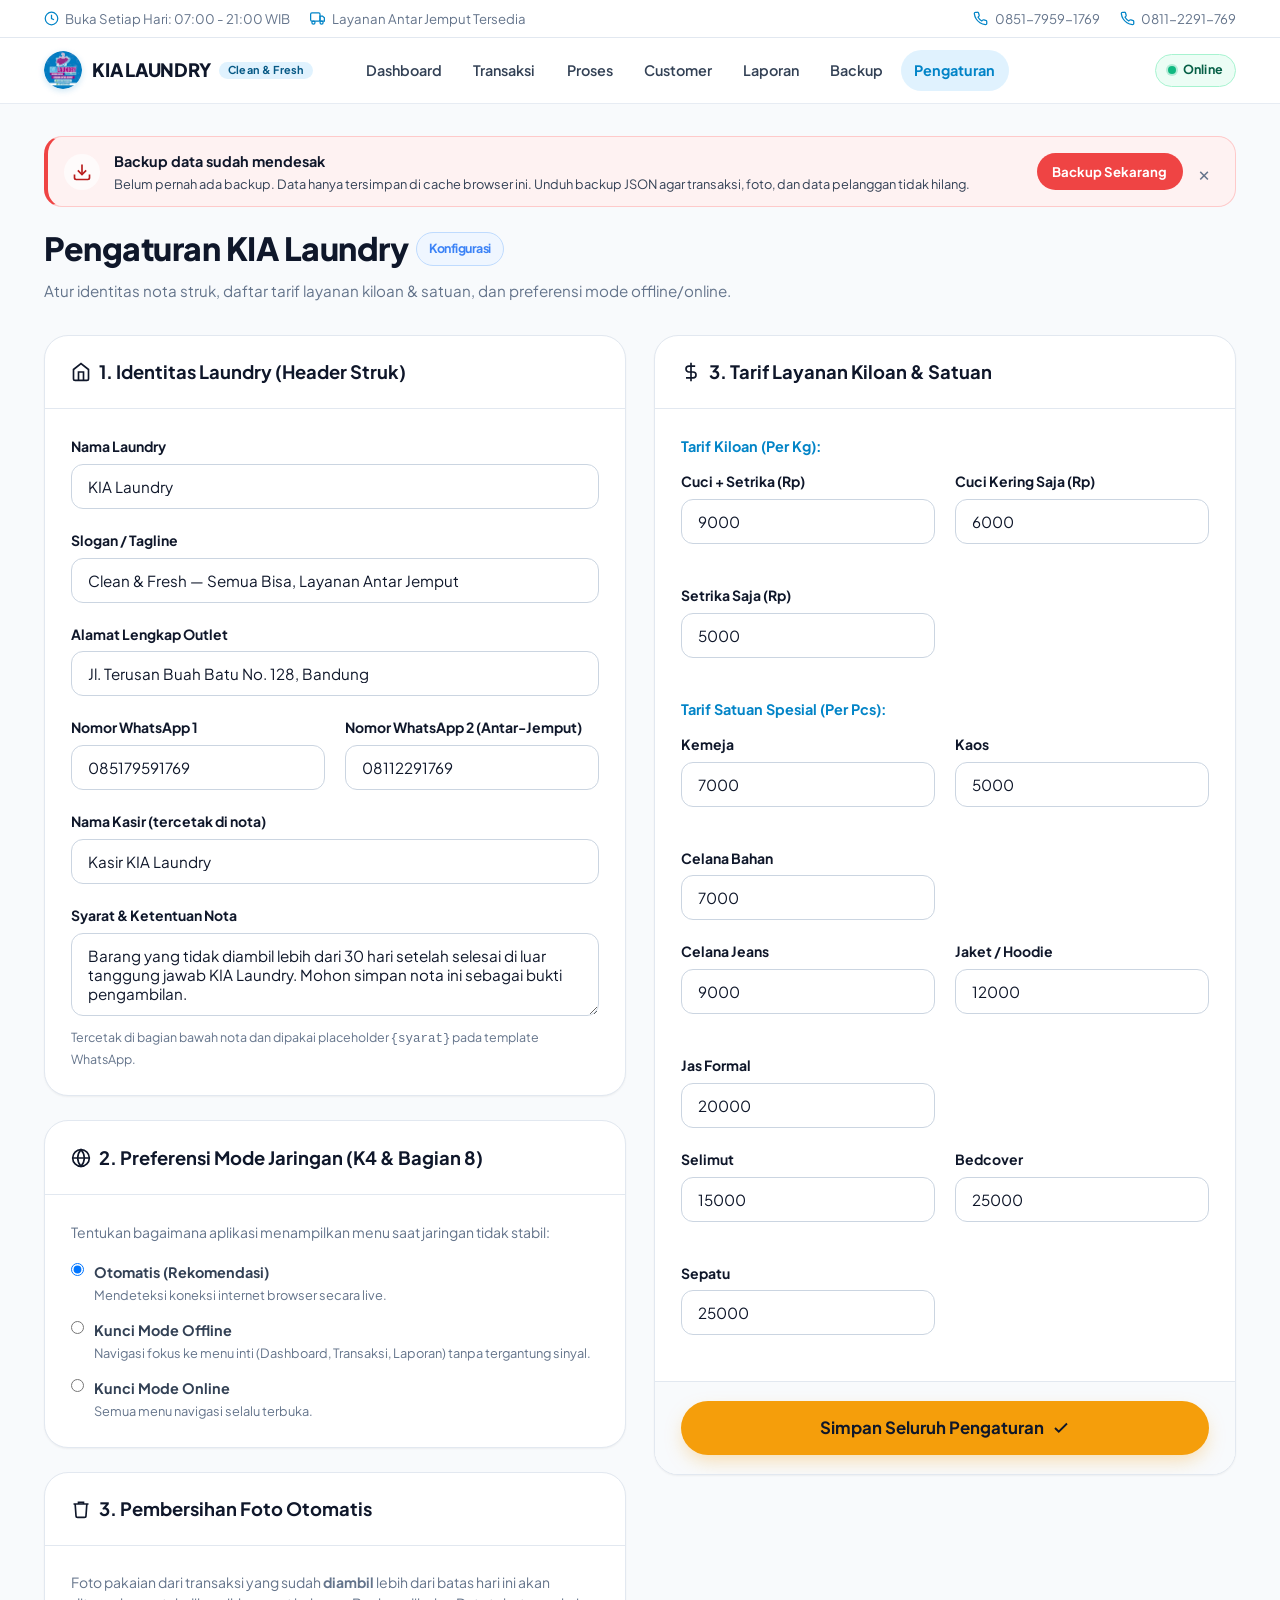
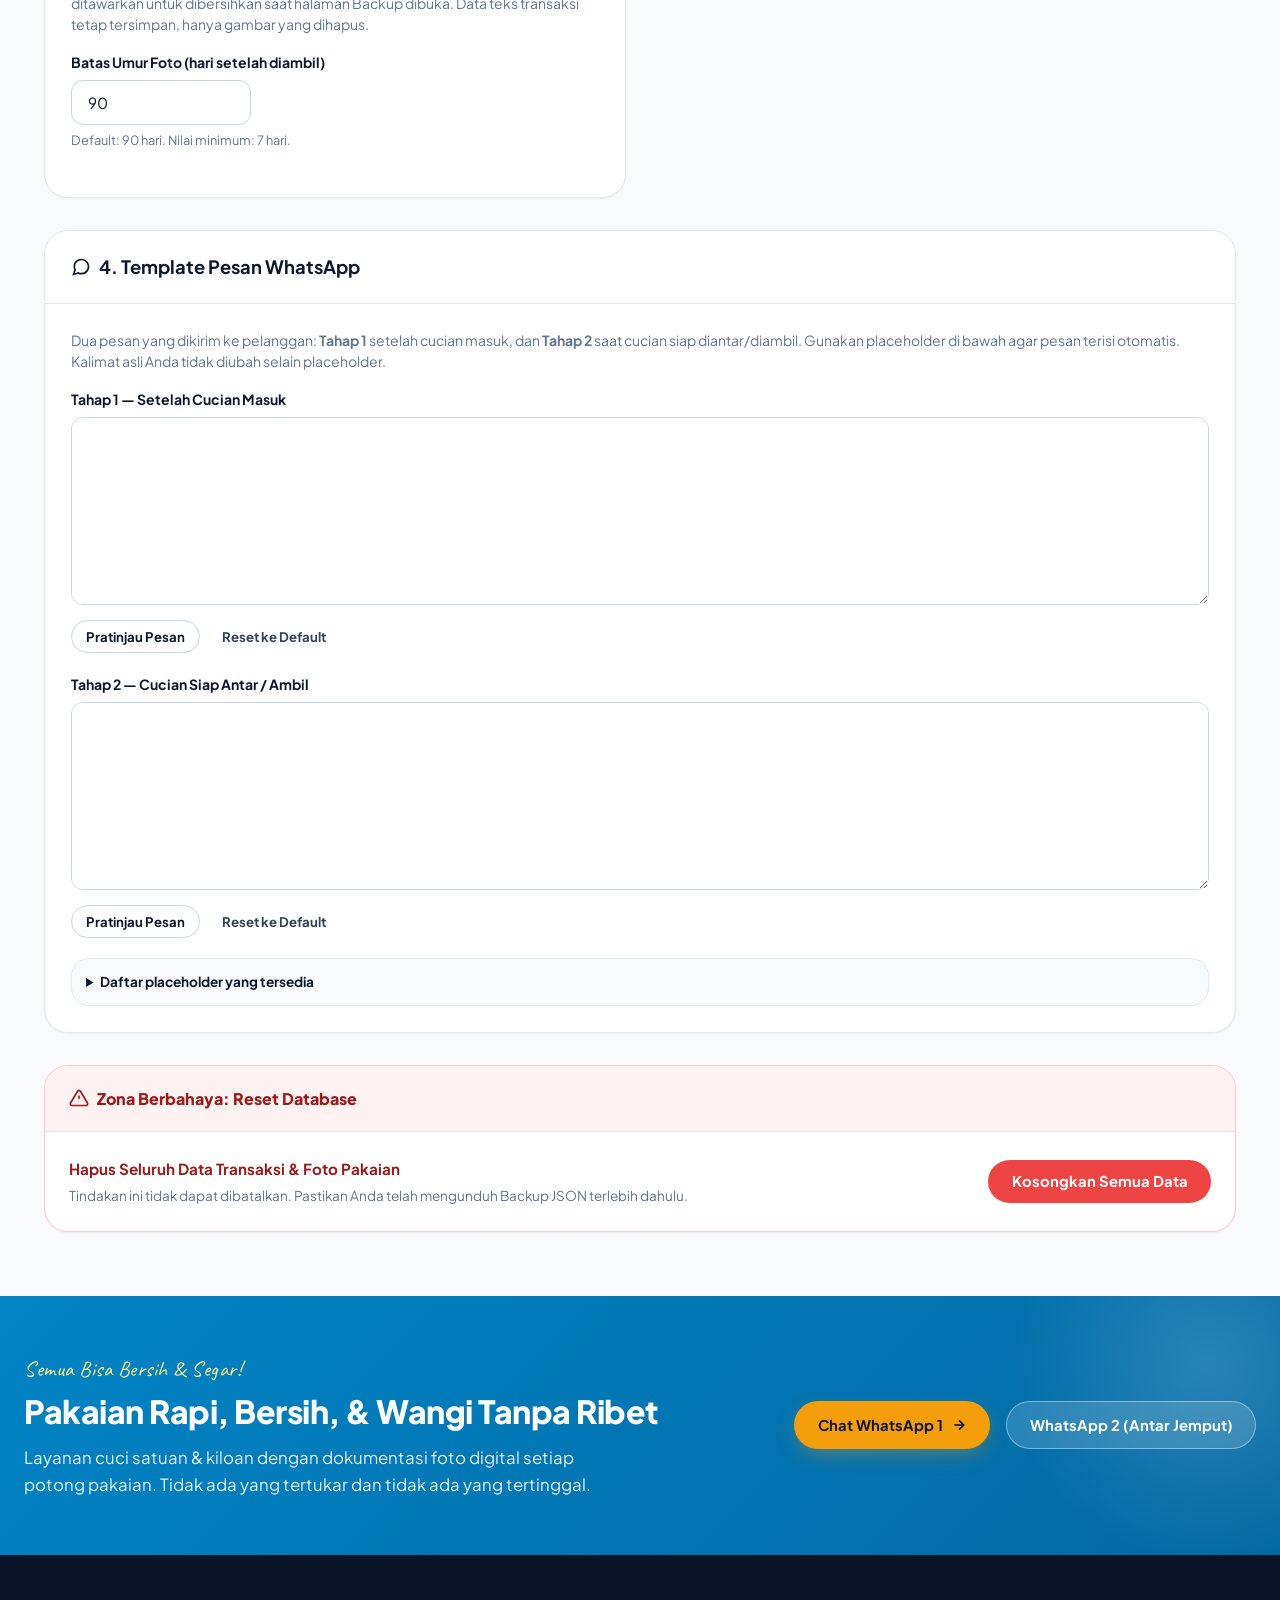
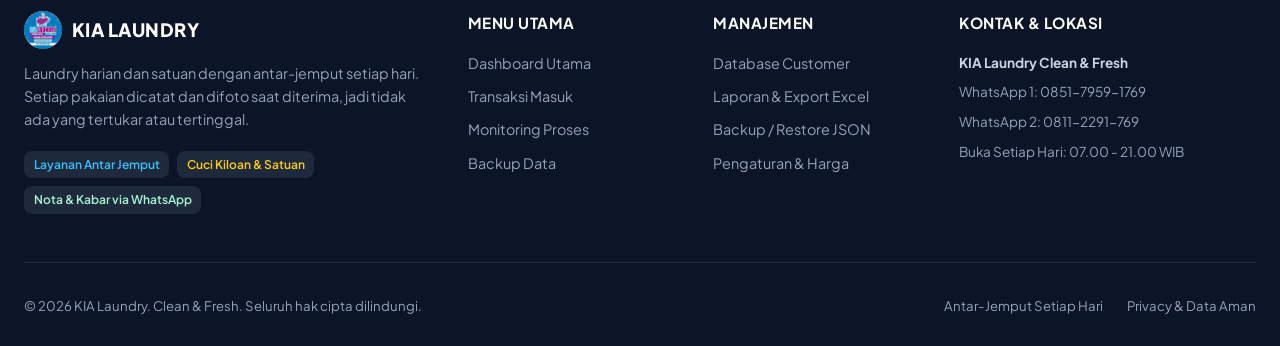
<file: pages/pengaturan.html>
<!DOCTYPE html>
<html lang="id">
<head>
  <meta charset="UTF-8">
  <meta name="viewport" content="width=device-width, initial-scale=1.0">
  <meta name="theme-color" content="#0284c7">
  <title>Pengaturan Toko & Harga — KIA Laundry</title>

  <link rel="icon" type="image/png" href="../assets/logo.png">
  <link rel="stylesheet" href="../css/base.css">
  <link rel="stylesheet" href="../css/komponen.css">
  <link rel="stylesheet" href="../css/pengaturan.css">
</head>
<body>

  <!-- Dynamic Navigation -->
  <div id="siteHeader"></div>

  <main class="main-wrapper">
    <div class="page-header">
      <div class="page-title-group">
        <h1>
          <span>Pengaturan KIA Laundry</span>
          <span class="badge badge-masuk">Konfigurasi</span>
        </h1>
        <p>Atur identitas nota struk, daftar tarif layanan kiloan & satuan, dan preferensi mode offline/online.</p>
      </div>
    </div>

    <form id="formPengaturanToko">
      <div class="settings-grid">

        <!-- Kolom Kiri: Profil Laundry & Mode -->
        <div>
          <!-- 1. Identitas Laundry -->
          <div class="card" style="margin-bottom: 1.5rem;">
            <div class="card-header">
              <h3 class="card-title">
                <svg width="20" height="20" viewBox="0 0 24 24" fill="none" stroke="currentColor" stroke-width="2"><path d="M3 9l9-7 9 7v11a2 2 0 0 1-2 2H5a2 2 0 0 1-2-2z"/><polyline points="9 22 9 12 15 12 15 22"/></svg>
                1. Identitas Laundry (Header Struk)
              </h3>
            </div>
            <div class="card-body">
              <div class="form-group">
                <label class="form-label" for="cfgNamaLaundry">Nama Laundry</label>
                <input type="text" id="cfgNamaLaundry" class="form-control" required>
              </div>

              <div class="form-group">
                <label class="form-label" for="cfgSlogan">Slogan / Tagline</label>
                <input type="text" id="cfgSlogan" class="form-control">
              </div>

              <div class="form-group">
                <label class="form-label" for="cfgAlamat">Alamat Lengkap Outlet</label>
                <input type="text" id="cfgAlamat" class="form-control">
              </div>

              <div class="form-row">
                <div class="form-group">
                  <label class="form-label" for="cfgHp1">Nomor WhatsApp 1</label>
                  <input type="text" id="cfgHp1" class="form-control">
                </div>

                <div class="form-group">
                  <label class="form-label" for="cfgHp2">Nomor WhatsApp 2 (Antar-Jemput)</label>
                  <input type="text" id="cfgHp2" class="form-control">
                </div>
              </div>

              <div class="form-group">
                <label class="form-label" for="cfgKasir">Nama Kasir (tercetak di nota)</label>
                <input type="text" id="cfgKasir" class="form-control" maxlength="60" placeholder="Contoh: Kasir KIA Laundry">
              </div>

              <div class="form-group" style="margin-bottom:0;">
                <label class="form-label" for="cfgSyarat">Syarat &amp; Ketentuan Nota</label>
                <textarea id="cfgSyarat" class="form-control" rows="3" maxlength="400" placeholder="Contoh: Barang yang tidak diambil lebih dari 30 hari..."></textarea>
                <div class="form-help">Tercetak di bagian bawah nota dan dipakai placeholder <code>{syarat}</code> pada template WhatsApp.</div>
              </div>
            </div>
          </div>

          <!-- 2. Preferensi Mode Online & Offline -->
          <div class="card" style="margin-bottom: 1.5rem;">
            <div class="card-header">
              <h3 class="card-title">
                <svg width="20" height="20" viewBox="0 0 24 24" fill="none" stroke="currentColor" stroke-width="2"><circle cx="12" cy="12" r="10"/><line x1="2" y1="12" x2="22" y2="12"/><path d="M12 2a15.3 15.3 0 0 1 4 10 15.3 15.3 0 0 1-4 10 15.3 15.3 0 0 1-4-10 15.3 15.3 0 0 1 4-10z"/></svg>
                2. Preferensi Mode Jaringan (K4 & Bagian 8)
              </h3>
            </div>
            <div class="card-body">
              <p style="font-size:0.875rem; color:var(--text-muted); margin-bottom:1rem;">
                Tentukan bagaimana aplikasi menampilkan menu saat jaringan tidak stabil:
              </p>

              <div style="display:flex; flex-direction:column; gap:0.75rem;">
                <label style="display:flex; align-items:flex-start; gap:0.65rem; cursor:pointer;">
                  <input type="radio" name="cfgModePref" value="auto" checked style="margin-top:0.25rem;">
                  <div>
                    <strong style="font-size:0.9rem;">Otomatis (Rekomendasi)</strong>
                    <div style="font-size:0.8rem; color:var(--text-muted);">Mendeteksi koneksi internet browser secara live.</div>
                  </div>
                </label>

                <label style="display:flex; align-items:flex-start; gap:0.65rem; cursor:pointer;">
                  <input type="radio" name="cfgModePref" value="offline" style="margin-top:0.25rem;">
                  <div>
                    <strong style="font-size:0.9rem;">Kunci Mode Offline</strong>
                    <div style="font-size:0.8rem; color:var(--text-muted);">Navigasi fokus ke menu inti (Dashboard, Transaksi, Laporan) tanpa tergantung sinyal.</div>
                  </div>
                </label>

                <label style="display:flex; align-items:flex-start; gap:0.65rem; cursor:pointer;">
                  <input type="radio" name="cfgModePref" value="online" style="margin-top:0.25rem;">
                  <div>
                    <strong style="font-size:0.9rem;">Kunci Mode Online</strong>
                    <div style="font-size:0.8rem; color:var(--text-muted);">Semua menu navigasi selalu terbuka.</div>
                  </div>
                </label>
              </div>
            </div>
          </div>

          <!-- 3. Pembersihan Foto Otomatis (Task 2.2) -->
          <div class="card">
            <div class="card-header">
              <h3 class="card-title">
                <svg width="20" height="20" viewBox="0 0 24 24" fill="none" stroke="currentColor" stroke-width="2"><polyline points="3 6 5 6 21 6"/><path d="M19 6l-1 14a2 2 0 0 1-2 2H8a2 2 0 0 1-2-2L5 6"/><path d="M9 6V4h6v2"/></svg>
                3. Pembersihan Foto Otomatis
              </h3>
            </div>
            <div class="card-body">
              <p style="font-size:0.875rem; color:var(--text-muted); margin-bottom:1rem; line-height:1.5;">
                Foto pakaian dari transaksi yang sudah <strong>diambil</strong> lebih dari batas hari ini
                akan ditawarkan untuk dibersihkan saat halaman Backup dibuka.
                Data teks transaksi tetap tersimpan, hanya gambar yang dihapus.
              </p>
              <div class="form-group">
                <label class="form-label" for="cfgBatasPurgeHari">Batas Umur Foto (hari setelah diambil)</label>
                <input type="number" id="cfgBatasPurgeHari" class="form-control"
                  min="7" max="365" step="1" style="max-width:180px;">
                <div style="font-size:0.8rem; color:var(--text-muted); margin-top:0.35rem;">
                  Default: 90 hari. Nilai minimum: 7 hari.
                </div>
              </div>
            </div>
          </div>
        </div>

        <!-- Kolom Kanan: Tarif Harga Layanan -->
        <div>
          <div class="card">
            <div class="card-header">
              <h3 class="card-title">
                <svg width="20" height="20" viewBox="0 0 24 24" fill="none" stroke="currentColor" stroke-width="2"><line x1="12" y1="1" x2="12" y2="23"/><path d="M17 5H9.5a3.5 3.5 0 0 0 0 7h5a3.5 3.5 0 0 1 0 7H6"/></svg>
                3. Tarif Layanan Kiloan & Satuan
              </h3>
            </div>
            <div class="card-body">
              <div style="font-weight:700; font-size:0.9rem; color:var(--primary); margin-bottom:0.75rem;">
                Tarif Kiloan (Per Kg):
              </div>

              <div class="form-row">
                <div class="form-group">
                  <label class="form-label" for="cfgHargaCuciSetrika">Cuci + Setrika (Rp)</label>
                  <input type="number" id="cfgHargaCuciSetrika" class="form-control" step="500">
                </div>

                <div class="form-group">
                  <label class="form-label" for="cfgHargaCuci">Cuci Kering Saja (Rp)</label>
                  <input type="number" id="cfgHargaCuci" class="form-control" step="500">
                </div>

                <div class="form-group">
                  <label class="form-label" for="cfgHargaSetrika">Setrika Saja (Rp)</label>
                  <input type="number" id="cfgHargaSetrika" class="form-control" step="500">
                </div>
              </div>

              <div style="font-weight:700; font-size:0.9rem; color:var(--primary); margin:1.25rem 0 0.75rem;">
                Tarif Satuan Spesial (Per Pcs):
              </div>

              <div class="form-row">
                <div class="form-group">
                  <label class="form-label" for="cfgSatKemeja">Kemeja</label>
                  <input type="number" id="cfgSatKemeja" class="form-control" step="500">
                </div>
                <div class="form-group">
                  <label class="form-label" for="cfgSatKaos">Kaos</label>
                  <input type="number" id="cfgSatKaos" class="form-control" step="500">
                </div>
                <div class="form-group">
                  <label class="form-label" for="cfgSatCelana">Celana Bahan</label>
                  <input type="number" id="cfgSatCelana" class="form-control" step="500">
                </div>
              </div>

              <div class="form-row">
                <div class="form-group">
                  <label class="form-label" for="cfgSatJeans">Celana Jeans</label>
                  <input type="number" id="cfgSatJeans" class="form-control" step="500">
                </div>
                <div class="form-group">
                  <label class="form-label" for="cfgSatJaket">Jaket / Hoodie</label>
                  <input type="number" id="cfgSatJaket" class="form-control" step="500">
                </div>
                <div class="form-group">
                  <label class="form-label" for="cfgSatJas">Jas Formal</label>
                  <input type="number" id="cfgSatJas" class="form-control" step="500">
                </div>
              </div>

              <div class="form-row">
                <div class="form-group">
                  <label class="form-label" for="cfgSatSelimut">Selimut</label>
                  <input type="number" id="cfgSatSelimut" class="form-control" step="500">
                </div>
                <div class="form-group">
                  <label class="form-label" for="cfgSatBedcover">Bedcover</label>
                  <input type="number" id="cfgSatBedcover" class="form-control" step="500">
                </div>
                <div class="form-group">
                  <label class="form-label" for="cfgSatSepatu">Sepatu</label>
                  <input type="number" id="cfgSatSepatu" class="form-control" step="500">
                </div>
              </div>

            </div>

            <div class="card-footer">
              <button type="submit" class="btn btn-yellow btn-lg" style="width:100%;">
                <span>Simpan Seluruh Pengaturan</span>
                <svg width="18" height="18" viewBox="0 0 24 24" fill="none" stroke="currentColor" stroke-width="2.5"><polyline points="20 6 9 17 4 12"/></svg>
              </button>
            </div>
          </div>
        </div>

      </div>

      <!-- 4. Template Pesan WhatsApp (Task 4) -->
      <div class="card" style="margin-top:1.5rem;">
        <div class="card-header">
          <h3 class="card-title">
            <svg width="20" height="20" viewBox="0 0 24 24" fill="none" stroke="currentColor" stroke-width="2"><path d="M21 11.5a8.38 8.38 0 0 1-.9 3.8 8.5 8.5 0 0 1-7.6 4.7 8.38 8.38 0 0 1-3.8-.9L3 21l1.9-5.7a8.38 8.38 0 0 1-.9-3.8 8.5 8.5 0 0 1 4.7-7.6 8.38 8.38 0 0 1 3.8-.9h.5a8.48 8.48 0 0 1 8 8v.5z"/></svg>
            4. Template Pesan WhatsApp
          </h3>
        </div>
        <div class="card-body">
          <p style="font-size:0.875rem; color:var(--text-muted); margin-bottom:1rem; line-height:1.5;">
            Dua pesan yang dikirim ke pelanggan: <strong>Tahap 1</strong> setelah cucian masuk, dan
            <strong>Tahap 2</strong> saat cucian siap diantar/diambil. Gunakan placeholder di bawah agar
            pesan terisi otomatis. Kalimat asli Anda tidak diubah selain placeholder.
          </p>

          <div class="form-group">
            <label class="form-label" for="cfgWaTemplateMasuk">Tahap 1 — Setelah Cucian Masuk</label>
            <textarea id="cfgWaTemplateMasuk" class="form-control wa-template-textarea" rows="8"></textarea>
            <div class="wa-template-actions">
              <button type="button" class="btn btn-outline btn-sm" id="btnPreviewWaMasuk">Pratinjau Pesan</button>
              <button type="button" class="btn btn-ghost btn-sm" id="btnResetWaMasuk">Reset ke Default</button>
            </div>
          </div>

          <div class="form-group">
            <label class="form-label" for="cfgWaTemplateSiap">Tahap 2 — Cucian Siap Antar / Ambil</label>
            <textarea id="cfgWaTemplateSiap" class="form-control wa-template-textarea" rows="8"></textarea>
            <div class="wa-template-actions">
              <button type="button" class="btn btn-outline btn-sm" id="btnPreviewWaSiap">Pratinjau Pesan</button>
              <button type="button" class="btn btn-ghost btn-sm" id="btnResetWaSiap">Reset ke Default</button>
            </div>
          </div>

          <details class="wa-placeholder-help">
            <summary>Daftar placeholder yang tersedia</summary>
            <div class="wa-placeholder-list" id="waPlaceholderList"></div>
          </details>

          <div class="wa-preview-box" id="waPreviewBox" hidden>
            <div class="wa-preview-header">
              <strong id="waPreviewTitle">Pratinjau Pesan</strong>
              <button type="button" class="btn btn-ghost btn-sm" id="btnCloseWaPreview">Tutup</button>
            </div>
            <pre id="waPreviewText" class="wa-preview-text"></pre>
            <p class="wa-preview-note">Contoh data di atas bukan data pelanggan asli.</p>
          </div>
        </div>
      </div>
    </form>

    <!-- Danger Zone: Reset Data -->
    <div class="danger-zone-card">
      <div class="danger-zone-header">
        <svg width="20" height="20" viewBox="0 0 24 24" fill="none" stroke="currentColor" stroke-width="2"><path d="M10.29 3.86L1.82 18a2 2 0 0 0 1.71 3h16.94a2 2 0 0 0 1.71-3L13.71 3.86a2 2 0 0 0-3.42 0z"/><line x1="12" y1="9" x2="12" y2="13"/><line x1="12" y1="17" x2="12.01" y2="17"/></svg>
        <span>Zona Berbahaya: Reset Database</span>
      </div>
      <div style="padding:1.5rem; display:flex; justify-content:space-between; align-items:center; flex-wrap:wrap; gap:1rem;">
        <div>
          <strong style="color:#991b1b; font-size:0.95rem;">Hapus Seluruh Data Transaksi & Foto Pakaian</strong>
          <p style="font-size:0.85rem; color:var(--text-muted); margin-top:0.2rem;">
            Tindakan ini tidak dapat dibatalkan. Pastikan Anda telah mengunduh Backup JSON terlebih dahulu.
          </p>
        </div>
        <button type="button" class="btn btn-danger" id="btnResetData">
          Kosongkan Semua Data
        </button>
      </div>
    </div>
  </main>

  <!-- Dynamic Footer -->
  <div id="siteFooter"></div>

  <!-- Scripts -->
  <script src="../lib/dexie.min.js"></script>
  <script src="../js/db.js"></script>
  <script src="../js/ui.js"></script>
  <script src="../js/wa.js"></script>
  <script src="../js/mode.js"></script>
  <script src="../js/pengaturan.js"></script>
</body>
</html>
</file>
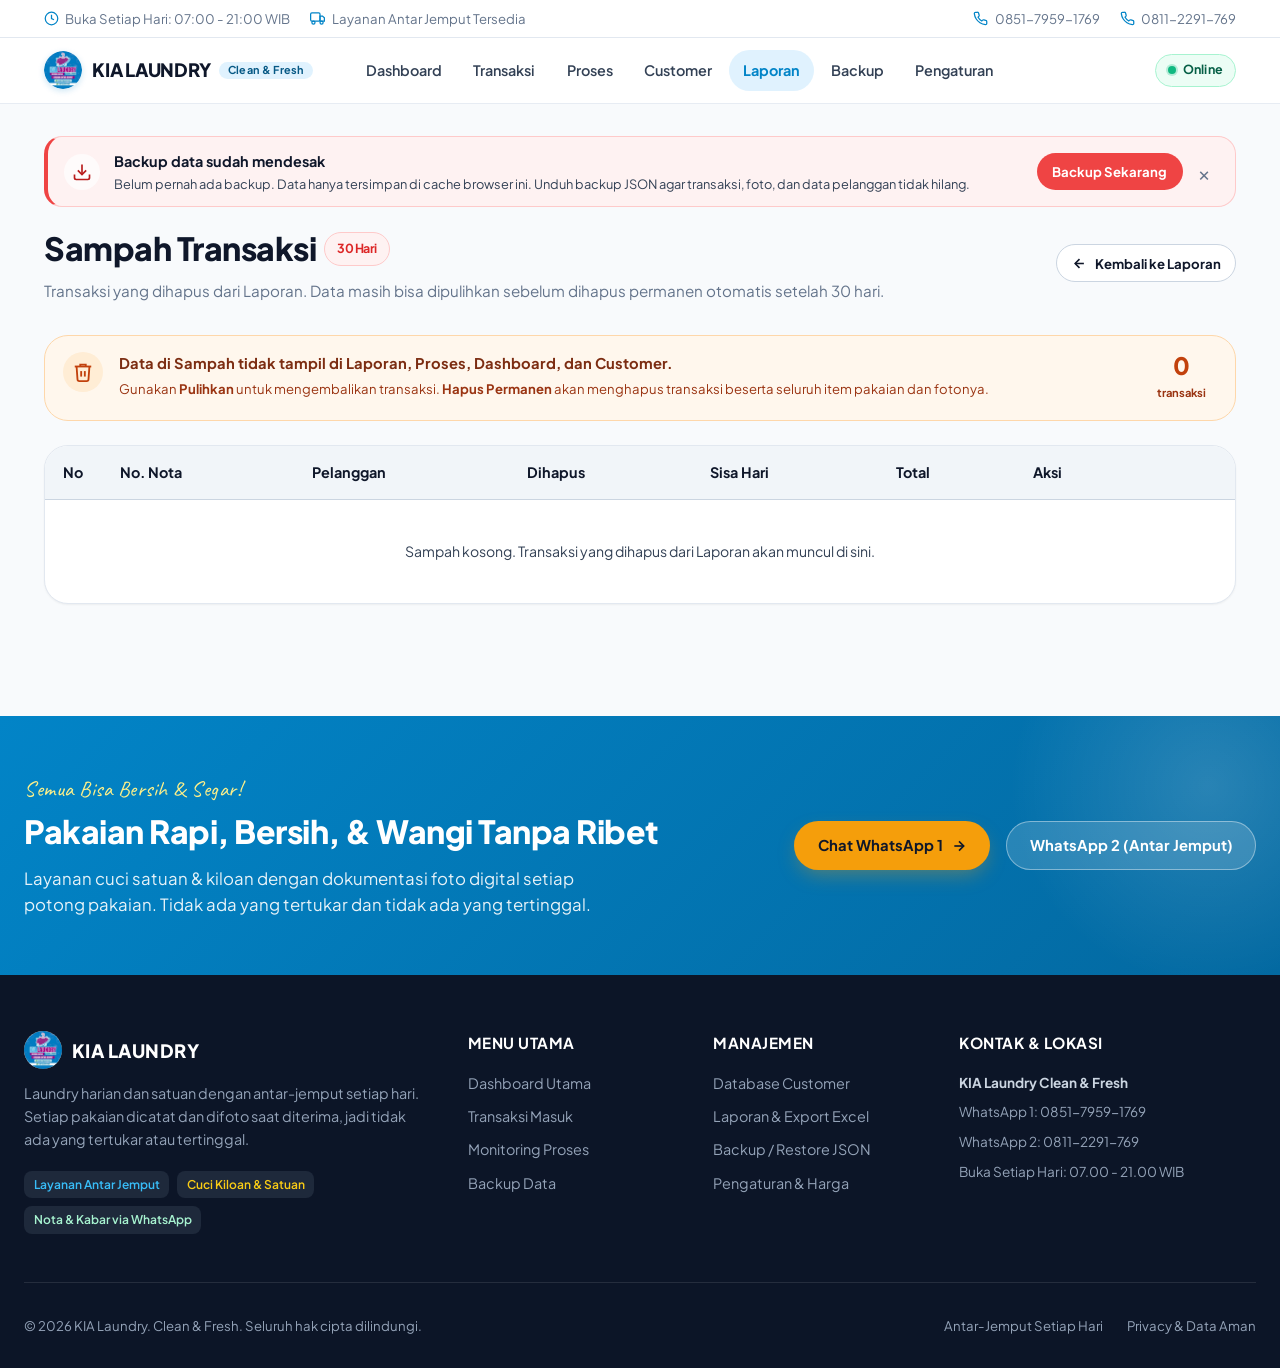
<file: pages/sampah.html>
<!DOCTYPE html>
<html lang="id">
<head>
  <meta charset="UTF-8">
  <meta name="viewport" content="width=device-width, initial-scale=1.0">
  <meta name="theme-color" content="#0284c7">
  <title>Sampah Transaksi — KIA Laundry</title>

  <link rel="icon" type="image/png" href="../assets/logo.png">
  <link rel="stylesheet" href="../css/base.css">
  <link rel="stylesheet" href="../css/komponen.css">
  <link rel="stylesheet" href="../css/laporan.css">
  <link rel="stylesheet" href="../css/sampah.css">
</head>
<body>

  <div id="siteHeader"></div>

  <main class="main-wrapper">
    <div class="page-header">
      <div class="page-title-group">
        <h1>
          <span>Sampah Transaksi</span>
          <span class="badge badge-belum">30 Hari</span>
        </h1>
        <p>Transaksi yang dihapus dari Laporan. Data masih bisa dipulihkan sebelum dihapus permanen otomatis setelah 30 hari.</p>
      </div>
      <div class="page-header-actions">
        <a href="./laporan.html" class="btn btn-outline btn-sm">
          <svg width="15" height="15" viewBox="0 0 24 24" fill="none" stroke="currentColor" stroke-width="2.5"><line x1="19" y1="12" x2="5" y2="12"/><polyline points="12 19 5 12 12 5"/></svg>
          <span>Kembali ke Laporan</span>
        </a>
      </div>
    </div>

    <div class="trash-info-banner">
      <div class="trash-info-icon">
        <svg width="22" height="22" viewBox="0 0 24 24" fill="none" stroke="currentColor" stroke-width="2"><polyline points="3 6 5 6 21 6"/><path d="M19 6l-1 14a2 2 0 0 1-2 2H8a2 2 0 0 1-2-2L5 6"/><path d="M10 11v6"/><path d="M14 11v6"/><path d="M9 6V4h6v2"/></svg>
      </div>
      <div>
        <strong>Data di Sampah tidak tampil di Laporan, Proses, Dashboard, dan Customer.</strong>
        <p>Gunakan <b>Pulihkan</b> untuk mengembalikan transaksi. <b>Hapus Permanen</b> akan menghapus transaksi beserta seluruh item pakaian dan fotonya.</p>
      </div>
      <div class="trash-info-count">
        <span id="sampahCount">0</span>
        <small>transaksi</small>
      </div>
    </div>

    <div class="report-table-card">
      <div class="table-responsive">
        <table class="custom-table sampah-table">
          <thead>
            <tr>
              <th style="width: 42px;">No</th>
              <th>No. Nota</th>
              <th>Pelanggan</th>
              <th>Dihapus</th>
              <th>Sisa Hari</th>
              <th>Total</th>
              <th style="width: 220px;">Aksi</th>
            </tr>
          </thead>
          <tbody id="sampahTableBody">
            <tr>
              <td colspan="7" class="sampah-empty">Memuat data Sampah...</td>
            </tr>
          </tbody>
        </table>
      </div>
    </div>
  </main>

  <div id="siteFooter"></div>

  <script src="../lib/dexie.min.js"></script>
  <script src="../js/db.js"></script>
  <script src="../js/ui.js"></script>
  <script src="../js/mode.js"></script>
  <script src="../js/sampah.js"></script>
</body>
</html>
</file>
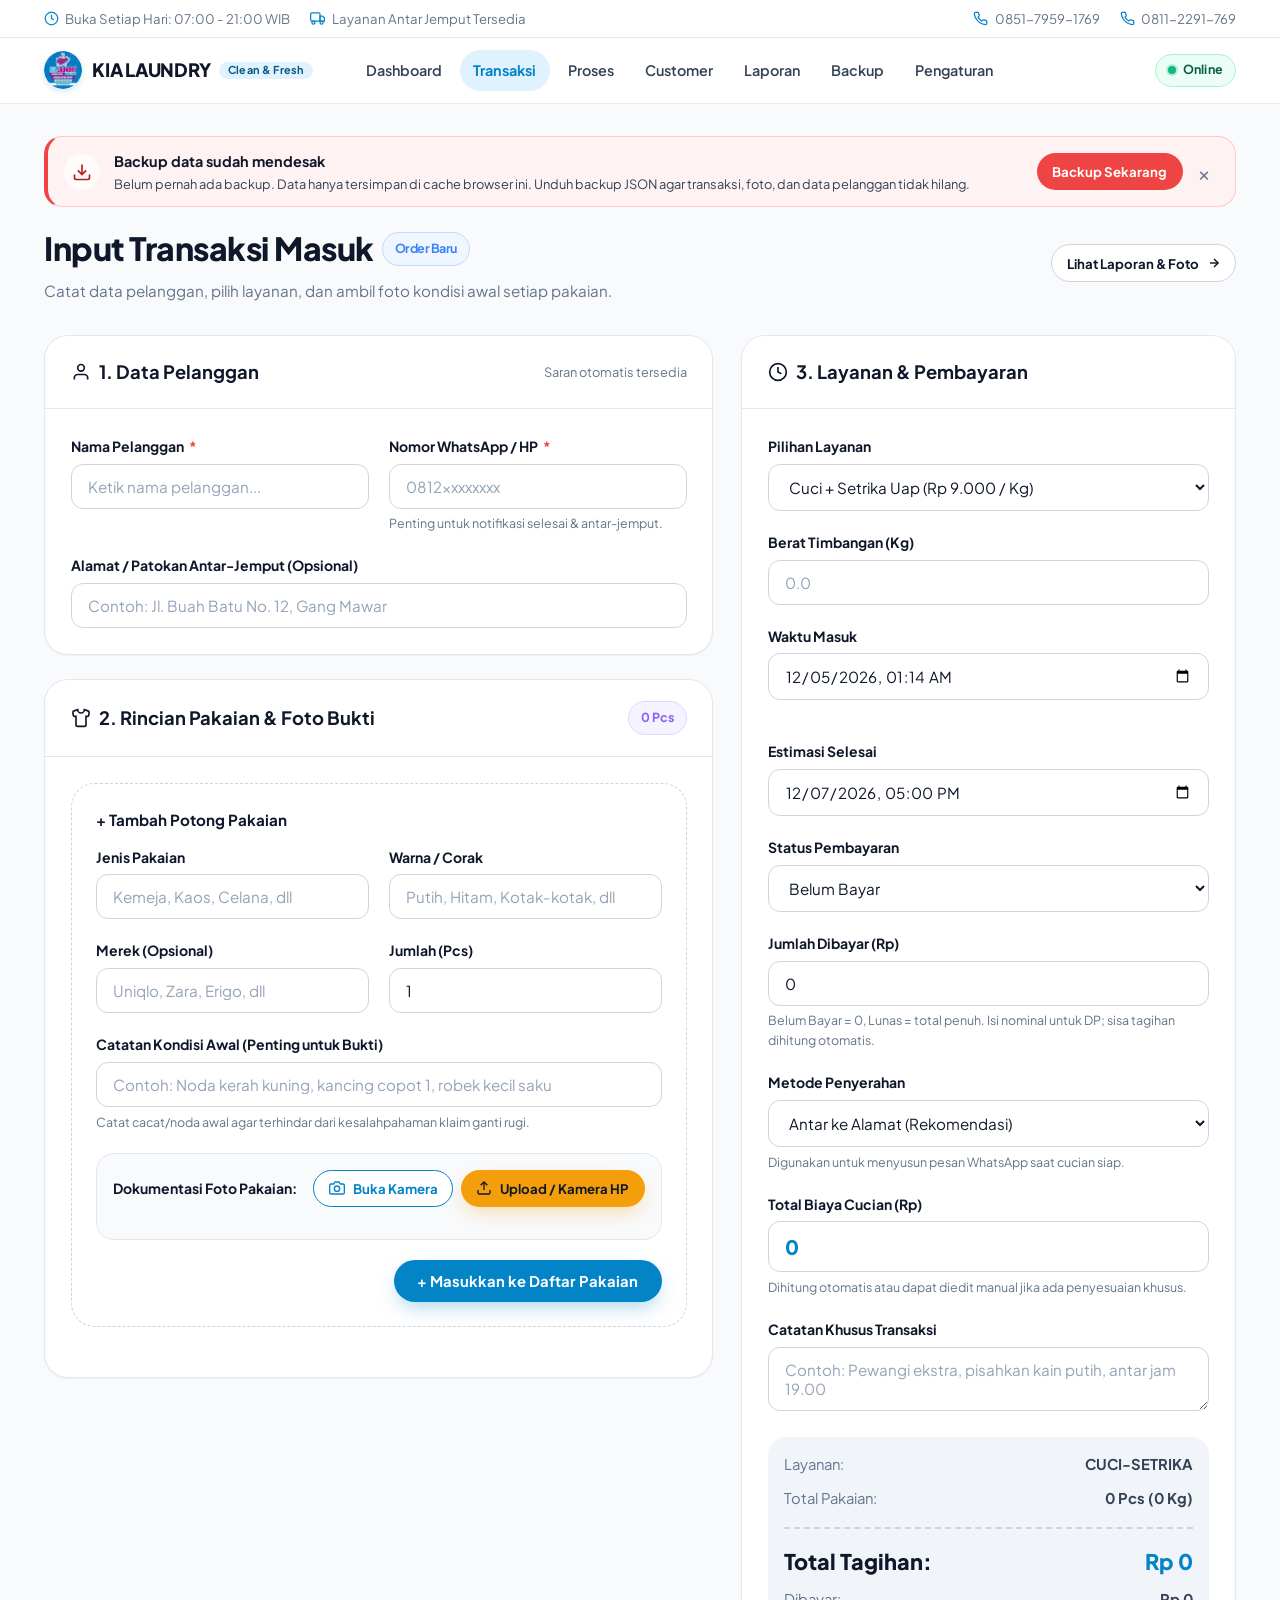
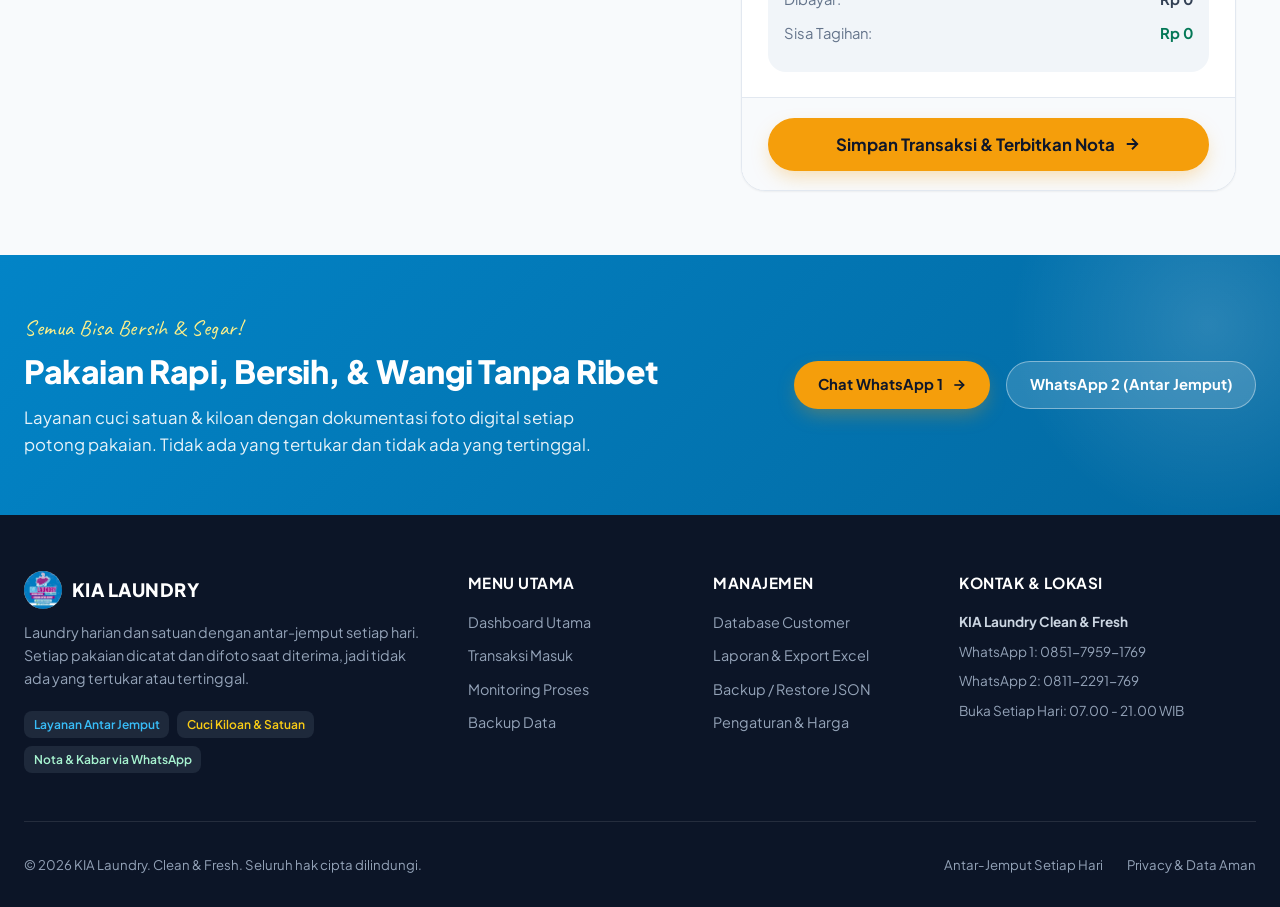
<file: pages/transaksi.html>
<!DOCTYPE html>
<html lang="id">
<head>
  <meta charset="UTF-8">
  <meta name="viewport" content="width=device-width, initial-scale=1.0">
  <meta name="theme-color" content="#0284c7">
  <title>Transaksi Masuk — KIA Laundry</title>

  <link rel="icon" type="image/png" href="../assets/logo.png">
  <link rel="stylesheet" href="../css/base.css">
  <link rel="stylesheet" href="../css/komponen.css">
  <link rel="stylesheet" href="../css/transaksi.css">
</head>
<body>

  <!-- Dynamic Header Navigation -->
  <div id="siteHeader"></div>

  <main class="main-wrapper">
    <div class="page-header">
      <div class="page-title-group">
        <h1>
          <span>Input Transaksi Masuk</span>
          <span class="badge badge-masuk">Order Baru</span>
        </h1>
        <p>Catat data pelanggan, pilih layanan, dan ambil foto kondisi awal setiap pakaian.</p>
      </div>
      <div>
        <a href="./laporan.html" class="btn btn-outline btn-sm">
          <span>Lihat Laporan & Foto</span>
          <svg width="14" height="14" viewBox="0 0 24 24" fill="none" stroke="currentColor" stroke-width="2.5"><line x1="5" y1="12" x2="19" y2="12"/><polyline points="12 5 19 12 12 19"/></svg>
        </a>
      </div>
    </div>

    <form id="formTransaksiUtama">
      <div class="transaksi-grid">

        <!-- Kolom Kiri: Form Customer & Rincian Pakaian -->
        <div>
          <!-- 1. Data Customer -->
          <div class="card" style="margin-bottom: 1.5rem;">
            <div class="card-header">
              <h3 class="card-title">
                <svg width="20" height="20" viewBox="0 0 24 24" fill="none" stroke="currentColor" stroke-width="2"><path d="M20 21v-2a4 4 0 0 0-4-4H8a4 4 0 0 0-4 4v2"/><circle cx="12" cy="7" r="4"/></svg>
                1. Data Pelanggan
              </h3>
              <span style="font-size:0.8rem; color:var(--text-muted);">Saran otomatis tersedia</span>
            </div>
            <div class="card-body">
              <div class="form-row">
                <div class="form-group autocomplete-wrapper">
                  <label class="form-label" for="namaCustomer">Nama Pelanggan <span class="required">*</span></label>
                  <input type="text" id="namaCustomer" class="form-control" placeholder="Ketik nama pelanggan..." required autocomplete="off">
                  <div class="autocomplete-dropdown" id="customerSuggestions"></div>
                </div>

                <div class="form-group">
                  <label class="form-label" for="noHp">Nomor WhatsApp / HP <span class="required">*</span></label>
                  <input type="tel" id="noHp" class="form-control" placeholder="0812xxxxxxxx" required autocomplete="off">
                  <div class="form-help">Penting untuk notifikasi selesai & antar-jemput.</div>
                </div>
              </div>

              <div class="form-group" style="margin-bottom: 0;">
                <label class="form-label" for="alamat">Alamat / Patokan Antar-Jemput (Opsional)</label>
                <input type="text" id="alamat" class="form-control" placeholder="Contoh: Jl. Buah Batu No. 12, Gang Mawar">
              </div>
            </div>
          </div>

          <!-- 2. Rincian Pakaian & Pengambilan Foto -->
          <div class="card">
            <div class="card-header">
              <h3 class="card-title">
                <svg width="20" height="20" viewBox="0 0 24 24" fill="none" stroke="currentColor" stroke-width="2"><path d="M20.38 3.46L16 2a4 4 0 0 1-8 0L3.62 3.46a2 2 0 0 0-1.34 2.23l.58 3.47a1 1 0 0 0 .99.84H6v10c0 1.1.9 2 2 2h8a2 2 0 0 0 2-2V10h2.15a1 1 0 0 0 .99-.84l.58-3.47a2 2 0 0 0-1.34-2.23z"/></svg>
                2. Rincian Pakaian & Foto Bukti
              </h3>
              <span class="badge badge-setrika" id="countPakaianBadge">0 Pcs</span>
            </div>
            <div class="card-body">
              
              <!-- Input box pakaian satu per satu -->
              <div class="pakaian-entry-box">
                <div style="font-weight: 700; font-size: 0.95rem; margin-bottom: 0.85rem; color: var(--text-main);">
                  + Tambah Potong Pakaian
                </div>

                <div class="form-row">
                  <div class="form-group">
                    <label class="form-label" for="pakaianJenis">Jenis Pakaian</label>
                    <input type="text" id="pakaianJenis" class="form-control" list="jenisList" placeholder="Kemeja, Kaos, Celana, dll">
                    <datalist id="jenisList">
                      <option value="Kemeja"></option>
                      <option value="Kaos"></option>
                      <option value="Celana Panjang"></option>
                      <option value="Celana Jeans"></option>
                      <option value="Jaket / Hoodie"></option>
                      <option value="Dress / Gamis"></option>
                      <option value="Jas Formal"></option>
                      <option value="Selimut / Bedcover"></option>
                      <option value="Sepatu"></option>
                    </datalist>
                  </div>

                  <div class="form-group">
                    <label class="form-label" for="pakaianWarna">Warna / Corak</label>
                    <input type="text" id="pakaianWarna" class="form-control" placeholder="Putih, Hitam, Kotak-kotak, dll">
                  </div>
                </div>

                <div class="form-row">
                  <div class="form-group">
                    <label class="form-label" for="pakaianMerek">Merek (Opsional)</label>
                    <input type="text" id="pakaianMerek" class="form-control" placeholder="Uniqlo, Zara, Erigo, dll">
                  </div>

                  <div class="form-group">
                    <label class="form-label" for="pakaianJumlah">Jumlah (Pcs)</label>
                    <input type="number" id="pakaianJumlah" class="form-control" value="1" min="1">
                  </div>
                </div>

                <div class="form-group">
                  <label class="form-label" for="pakaianKondisi">Catatan Kondisi Awal (Penting untuk Bukti)</label>
                  <input type="text" id="pakaianKondisi" class="form-control" placeholder="Contoh: Noda kerah kuning, kancing copot 1, robek kecil saku">
                  <div class="form-help">Catat cacat/noda awal agar terhindar dari kesalahpahaman klaim ganti rugi.</div>
                </div>

                <!-- Jalur Foto (Kamera Langsung & Upload) -->
                <div class="photo-input-area">
                  <div style="display:flex; justify-content:space-between; align-items:center; flex-wrap:wrap; gap:0.5rem;">
                    <div style="font-size:0.875rem; font-weight:700; color:var(--text-main);">
                      Dokumentasi Foto Pakaian:
                    </div>
                    <div style="display:flex; gap:0.5rem;">
                      <button type="button" class="btn btn-sm btn-outline-primary" id="btnStartWebcam">
                        <svg width="16" height="16" viewBox="0 0 24 24" fill="none" stroke="currentColor" stroke-width="2"><path d="M23 19a2 2 0 0 1-2 2H3a2 2 0 0 1-2-2V8a2 2 0 0 1 2-2h4l2-3h6l2 3h4a2 2 0 0 1 2 2z"/><circle cx="12" cy="13" r="4"/></svg>
                        <span>Buka Kamera</span>
                      </button>

                      <label class="btn btn-sm btn-yellow" style="cursor:pointer; margin:0;">
                        <svg width="16" height="16" viewBox="0 0 24 24" fill="none" stroke="currentColor" stroke-width="2"><path d="M21 15v4a2 2 0 0 1-2 2H5a2 2 0 0 1-2-2v-4"/><polyline points="17 8 12 3 7 8"/><line x1="12" y1="3" x2="12" y2="15"/></svg>
                        <span>Upload / Kamera HP</span>
                        <input type="file" id="fileUploadInput" accept="image/*" capture="environment" style="display:none;">
                      </label>
                    </div>
                  </div>

                  <!-- Container Live Camera Video -->
                  <div class="camera-preview-box" id="cameraBox">
                    <video id="cameraVideo" autoplay playsinline muted></video>
                    <div class="camera-overlay-controls">
                      <button type="button" class="btn btn-sm btn-yellow" id="btnCaptureFrame">
                        <svg width="15" height="15" viewBox="0 0 24 24" fill="none" stroke="currentColor" stroke-width="2.5"><path d="M23 19a2 2 0 0 1-2 2H3a2 2 0 0 1-2-2V8a2 2 0 0 1 2-2h4l2-3h6l2 3h4a2 2 0 0 1 2 2z"/><circle cx="12" cy="13" r="4"/></svg>
                        <span>Jepret Foto</span>
                      </button>
                      <button type="button" class="btn btn-sm btn-danger" id="btnCancelCamera">
                        Batal
                      </button>
                    </div>
                  </div>

                  <!-- Container Thumbnail Foto Terpilih -->
                  <div id="fotoPreviewContainer" style="display:flex; align-items:center; gap:0.75rem;"></div>
                </div>

                <div style="text-align:right; margin-top:1.25rem;">
                  <button type="button" class="btn btn-primary" id="btnTambahPakaian">
                    <span>+ Masukkan ke Daftar Pakaian</span>
                  </button>
                </div>
              </div>

              <!-- List pakaian yang sudah dimasukkan -->
              <div id="daftarPakaianContainer"></div>
            </div>
          </div>
        </div>

        <!-- Kolom Kanan: Layanan, Harga, & Ringkasan Transaksi -->
        <div>
          <div class="card summary-card">
            <div class="card-header">
              <h3 class="card-title">
                <svg width="20" height="20" viewBox="0 0 24 24" fill="none" stroke="currentColor" stroke-width="2"><circle cx="12" cy="12" r="10"/><polyline points="12 6 12 12 16 14"/></svg>
                3. Layanan & Pembayaran
              </h3>
            </div>
            <div class="card-body">
              <div class="form-group">
                <label class="form-label" for="layananSelect">Pilihan Layanan</label>
                <select id="layananSelect" class="form-select">
                  <option value="cuci-setrika">Cuci + Setrika Uap (Rp 9.000 / Kg)</option>
                  <option value="cuci">Cuci Kering Saja (Rp 6.000 / Kg)</option>
                  <option value="setrika">Setrika Uap Saja (Rp 5.000 / Kg)</option>
                  <option value="satuan">Cuci Satuan / Spesial (Per Pcs)</option>
                </select>
              </div>

              <div class="form-group" id="beratGroup">
                <label class="form-label" for="beratInput">Berat Timbangan (Kg)</label>
                <input type="number" id="beratInput" class="form-control" step="0.1" min="0" placeholder="0.0">
              </div>

              <div class="form-row">
                <div class="form-group">
                  <label class="form-label" for="tanggalMasuk">Waktu Masuk</label>
                  <input type="datetime-local" id="tanggalMasuk" class="form-control">
                </div>

                <div class="form-group">
                  <label class="form-label" for="estimasiSelesai">Estimasi Selesai</label>
                  <input type="datetime-local" id="estimasiSelesai" class="form-control">
                </div>
              </div>

              <div class="form-group">
                <label class="form-label" for="statusBayarSelect">Status Pembayaran</label>
                <select id="statusBayarSelect" class="form-select">
                  <option value="belum">Belum Bayar</option>
                  <option value="dp">Uang Muka (DP)</option>
                  <option value="lunas">Lunas Sekarang</option>
                </select>
              </div>

              <div class="form-group" id="jumlahDibayarGroup">
                <label class="form-label" for="jumlahDibayarInput">Jumlah Dibayar (Rp)</label>
                <input type="number" id="jumlahDibayarInput" class="form-control" min="0" step="500" value="0">
                <div class="form-help">Belum Bayar = 0, Lunas = total penuh. Isi nominal untuk DP; sisa tagihan dihitung otomatis.</div>
              </div>

              <div class="form-group">
                <label class="form-label" for="metodePenyerahan">Metode Penyerahan</label>
                <select id="metodePenyerahan" class="form-select">
                  <option value="antar" selected>Antar ke Alamat (Rekomendasi)</option>
                  <option value="ambil">Ambil Sendiri di Toko</option>
                </select>
                <div class="form-help">Digunakan untuk menyusun pesan WhatsApp saat cucian siap.</div>
              </div>

              <div class="form-group">
                <label class="form-label" for="totalHargaInput">Total Biaya Cucian (Rp)</label>
                <input type="number" id="totalHargaInput" class="form-control" style="font-size:1.25rem; font-weight:800; color:var(--primary);" value="0">
                <div class="form-help">Dihitung otomatis atau dapat diedit manual jika ada penyesuaian khusus.</div>
              </div>

              <div class="form-group">
                <label class="form-label" for="catatanTrans">Catatan Khusus Transaksi</label>
                <textarea id="catatanTrans" class="form-control" rows="2" placeholder="Contoh: Pewangi ekstra, pisahkan kain putih, antar jam 19.00"></textarea>
              </div>

              <!-- Live Summary Box -->
              <div style="background:var(--bg-muted); border-radius:var(--radius-lg); padding:1rem; margin-top:1.25rem;">
                <div class="price-summary-row">
                  <span style="color:var(--text-muted);">Layanan:</span>
                  <strong id="sumLayanan">CUCI-SETRIKA</strong>
                </div>
                <div class="price-summary-row">
                  <span style="color:var(--text-muted);">Total Pakaian:</span>
                  <strong id="sumQty">0 Pcs (0 Kg)</strong>
                </div>
                <div class="price-summary-total">
                  <span>Total Tagihan:</span>
                  <span id="sumTotal" style="color:var(--primary);">Rp 0</span>
                </div>
                <div class="price-summary-row" style="margin-top:0.5rem;">
                  <span style="color:var(--text-muted);">Dibayar:</span>
                  <strong id="sumDibayar">Rp 0</strong>
                </div>
                <div class="price-summary-row">
                  <span style="color:var(--text-muted);">Sisa Tagihan:</span>
                  <strong id="sumSisa">Rp 0</strong>
                </div>
              </div>
            </div>

            <div class="card-footer">
              <button type="submit" class="btn btn-yellow btn-lg" style="width:100%;">
                <span>Simpan Transaksi & Terbitkan Nota</span>
                <svg width="18" height="18" viewBox="0 0 24 24" fill="none" stroke="currentColor" stroke-width="2.5"><line x1="5" y1="12" x2="19" y2="12"/><polyline points="12 5 19 12 12 19"/></svg>
              </button>
            </div>
          </div>
        </div>

      </div>
    </form>
  </main>

  <!-- Dynamic Footer -->
  <div id="siteFooter"></div>

  <!-- Scripts -->
  <script src="../lib/dexie.min.js"></script>
  <script src="../js/db.js"></script>
  <script src="../js/ui.js"></script>
  <script src="../js/wa.js"></script>
  <script src="../js/mode.js"></script>
  <script src="../js/kamera.js"></script>
  <script src="../js/transaksi.js"></script>
</body>
</html>
</file>
<file: css/base.css>
/* ========================================================
   KIA LAUNDRY — Clean & Fresh Design System (base.css)
   Warna cerah, profesional, estetika human-crafted
   Terinspirasi dari Logo KIA Laundry & Layout Maya Web Studio
   ======================================================== */

@import url('https://fonts.googleapis.com/css2?family=Plus+Jakarta+Sans:wght@300;400;500;600;700;800&family=Caveat:wght@600;700&display=swap');

:root {
  /* Brand Palette (Cyan/Sky Blue & Berry Purple & Warm Yellow) */
  --primary: #0284c7;
  --primary-hover: #0369a1;
  --primary-light: #e0f2fe;
  --primary-subtle: #f0f9ff;
  --primary-dark: #075985;

  --accent-yellow: #f59e0b;
  --accent-yellow-hover: #d97706;
  --accent-yellow-light: #fef3c7;
  --accent-yellow-soft: #fffbeb;

  --brand-purple: #9333ea;
  --brand-purple-light: #fae8ff;
  --brand-magenta: #c026d3;

  /* Neutrals */
  --bg-page: #f8fafc;
  --bg-card: #ffffff;
  --bg-muted: #f1f5f9;
  --bg-subtle: #f8fafc;
  
  --text-main: #0f172a;
  --text-body: #334155;
  --text-muted: #64748b;
  --text-light: #94a3b8;
  --text-white: #ffffff;

  --border-light: #e2e8f0;
  --border-medium: #cbd5e1;
  --border-focus: #38bdf8;

  /* Status Colors */
  --status-masuk: #3b82f6;
  --status-masuk-bg: #eff6ff;
  --status-cuci: #06b6d4;
  --status-cuci-bg: #ecfeff;
  --status-setrika: #8b5cf6;
  --status-setrika-bg: #f5f3ff;
  --status-siap: #10b981;
  --status-siap-bg: #ecfdf5;
  --status-diambil: #64748b;
  --status-diambil-bg: #f1f5f9;
  --status-warning: #f59e0b;
  --status-warning-bg: #fffbeb;
  --status-danger: #ef4444;
  --status-danger-bg: #fef2f2;

  /* Shadows */
  --shadow-sm: 0 1px 2px 0 rgba(0, 0, 0, 0.05);
  --shadow-md: 0 4px 6px -1px rgba(0, 0, 0, 0.07), 0 2px 4px -2px rgba(0, 0, 0, 0.05);
  --shadow-lg: 0 10px 25px -5px rgba(2, 132, 199, 0.1), 0 8px 10px -6px rgba(0, 0, 0, 0.04);
  --shadow-hover: 0 20px 25px -5px rgba(15, 23, 42, 0.08), 0 8px 10px -6px rgba(15, 23, 42, 0.03);
  --shadow-yellow: 0 8px 20px -4px rgba(245, 158, 11, 0.35);
  --shadow-blue: 0 8px 20px -4px rgba(2, 132, 199, 0.35);

  /* Radius */
  --radius-sm: 8px;
  --radius-md: 12px;
  --radius-lg: 18px;
  --radius-xl: 24px;
  --radius-full: 9999px;

  /* Layout */
  --max-width: 1240px;
  --header-height: 80px;
  --topbar-height: 40px;
}

/* Base Reset */
*, *::before, *::after {
  box-sizing: border-box;
  margin: 0;
  padding: 0;
}

html {
  font-size: 16px;
  scroll-behavior: smooth;
}

body {
  font-family: 'Plus Jakarta Sans', -apple-system, BlinkMacSystemFont, "Segoe UI", Roboto, sans-serif;
  background-color: var(--bg-page);
  color: var(--text-body);
  line-height: 1.6;
  -webkit-font-smoothing: antialiased;
  min-height: 100vh;
  display: flex;
  flex-direction: column;
}

a {
  color: inherit;
  text-decoration: none;
}

button, input, select, textarea {
  font-family: inherit;
  font-size: inherit;
}

img {
  max-width: 100%;
  height: auto;
  display: block;
}

.handwriting {
  font-family: 'Caveat', cursive;
  font-size: 1.35rem;
  color: var(--accent-yellow-hover);
  letter-spacing: 0.5px;
}

/* ========================================================
   TOP BAR (Info Kontak & Jam Buka)
   ======================================================== */
.top-bar {
  background-color: #ffffff;
  border-bottom: 1px solid var(--border-light);
  font-size: 0.825rem;
  color: var(--text-muted);
}

.top-bar-inner {
  max-width: var(--max-width);
  margin: 0 auto;
  padding: 0.5rem 1.5rem;
  display: flex;
  align-items: center;
  justify-content: space-between;
  flex-wrap: wrap;
  gap: 0.75rem;
}

.top-bar-left, .top-bar-right {
  display: flex;
  align-items: center;
  gap: 1.25rem;
  flex-wrap: wrap;
}

.top-bar-item {
  display: inline-flex;
  align-items: center;
  gap: 0.4rem;
}

.top-bar-item svg {
  width: 15px;
  height: 15px;
  color: var(--primary);
}

.top-bar-item a:hover {
  color: var(--primary);
}

/* ========================================================
   HEADER & NAVBAR
   ======================================================== */
.site-header {
  background-color: rgba(255, 255, 255, 0.95);
  backdrop-filter: blur(10px);
  position: sticky;
  top: 0;
  z-index: 1000;
  border-bottom: 1px solid rgba(226, 232, 240, 0.8);
  transition: all 0.3s ease;
}

.nav-container {
  max-width: var(--max-width);
  margin: 0 auto;
  padding: 0.75rem 1.5rem;
  display: flex;
  align-items: center;
  justify-content: space-between;
  gap: 1.5rem;
}

.brand-logo {
  display: inline-flex;
  align-items: center;
  gap: 0.65rem;
  text-decoration: none;
  white-space: nowrap;
  flex-shrink: 0;
  margin-right: 1rem;
}

.brand-logo img {
  width: 38px;
  height: 38px;
  object-fit: contain;
  border-radius: 50%;
  box-shadow: 0 2px 6px rgba(2, 132, 199, 0.2);
}

.brand-identity-row {
  display: inline-flex;
  align-items: center;
  gap: 0.5rem;
  white-space: nowrap;
}

.brand-name {
  font-weight: 800;
  font-size: 1.15rem;
  color: var(--text-main);
  letter-spacing: -0.3px;
  line-height: 1;
}

.brand-pill {
  font-size: 0.68rem;
  font-weight: 700;
  background: var(--primary-light);
  color: var(--primary-dark);
  padding: 0.2rem 0.55rem;
  border-radius: var(--radius-full);
  letter-spacing: 0.3px;
  line-height: 1;
  display: inline-block;
  white-space: nowrap;
}

.nav-center-wrapper {
  display: flex;
  align-items: center;
  margin-right: auto;
}

.nav-menu {
  display: flex;
  align-items: center;
  gap: 0.25rem;
  list-style: none;
}

.nav-link {
  display: inline-flex;
  align-items: center;
  gap: 0.45rem;
  padding: 0.55rem 0.85rem;
  color: var(--text-body);
  font-weight: 600;
  font-size: 0.9rem;
  border-radius: var(--radius-full);
  transition: all 0.2s ease;
  white-space: nowrap;
}

.nav-link:hover {
  color: var(--primary);
  background-color: var(--primary-subtle);
}

.nav-link.active {
  color: var(--primary);
  background-color: var(--primary-light);
  font-weight: 700;
}

.nav-actions {
  display: flex;
  align-items: center;
  gap: 0.75rem;
  flex-shrink: 0;
}

/* Offline/Online Network Indicator Badge */
.mode-indicator {
  display: inline-flex;
  align-items: center;
  gap: 0.45rem;
  padding: 0.35rem 0.75rem;
  border-radius: var(--radius-full);
  font-size: 0.78rem;
  font-weight: 700;
  letter-spacing: 0.2px;
  background: #f1f5f9;
  color: var(--text-muted);
  border: 1px solid var(--border-light);
  cursor: pointer;
  transition: all 0.2s ease;
}

.mode-indicator .status-dot {
  width: 8px;
  height: 8px;
  border-radius: 50%;
  background-color: #94a3b8;
}

.mode-indicator.online {
  background-color: #ecfdf5;
  color: #065f46;
  border-color: #a7f3d0;
}

.mode-indicator.online .status-dot {
  background-color: #10b981;
  box-shadow: 0 0 0 2px rgba(16, 185, 129, 0.25);
}

.mode-indicator.offline {
  background-color: #fffbeb;
  color: #92400e;
  border-color: #fde68a;
}

.mode-indicator.offline .status-dot {
  background-color: #f59e0b;
  box-shadow: 0 0 0 2px rgba(245, 158, 11, 0.25);
}

/* Mobile Hamburger */
.mobile-toggle {
  display: none;
  background: none;
  border: none;
  cursor: pointer;
  padding: 0.5rem;
  color: var(--text-main);
  border-radius: var(--radius-sm);
}

/* ========================================================
   MAIN CONTENT WRAPPER
   ======================================================== */
.main-wrapper {
  flex: 1;
  width: 100%;
  max-width: var(--max-width);
  margin: 0 auto;
  padding: 2rem 1.5rem 4rem;
}

/* Page Header Banner for Inner Pages */
.page-header {
  margin-bottom: 2rem;
  display: flex;
  align-items: center;
  justify-content: space-between;
  gap: 1.5rem;
  flex-wrap: wrap;
}

.page-title-group h1 {
  font-size: 2rem;
  font-weight: 800;
  color: var(--text-main);
  letter-spacing: -0.5px;
  display: flex;
  align-items: center;
  gap: 0.5rem;
}

.page-title-group p {
  color: var(--text-muted);
  font-size: 0.95rem;
  margin-top: 0.25rem;
}

/* ========================================================
   FOOTER (Maya Inspired Sky Blue Banner + Navy Footer)
   ======================================================== */
.cta-banner {
  background: linear-gradient(135deg, #0284c7 0%, #0369a1 100%);
  color: #ffffff;
  padding: 3.5rem 1.5rem;
  position: relative;
  overflow: hidden;
}

.cta-banner::before {
  content: "";
  position: absolute;
  top: -50%;
  right: -10%;
  width: 400px;
  height: 400px;
  background: radial-gradient(circle, rgba(255, 255, 255, 0.15) 0%, rgba(255, 255, 255, 0) 70%);
  border-radius: 50%;
}

.cta-container {
  max-width: var(--max-width);
  margin: 0 auto;
  display: flex;
  align-items: center;
  justify-content: space-between;
  gap: 2rem;
  flex-wrap: wrap;
  position: relative;
  z-index: 1;
}

.cta-text h2 {
  font-size: 2rem;
  font-weight: 800;
  letter-spacing: -0.5px;
  margin-bottom: 0.5rem;
}

.cta-text p {
  font-size: 1.05rem;
  opacity: 0.9;
  max-width: 580px;
}

.cta-action {
  display: flex;
  align-items: center;
  gap: 1rem;
  flex-wrap: wrap;
}

.site-footer {
  background-color: #0c1527;
  color: #94a3b8;
  padding: 3.5rem 1.5rem 2rem;
  font-size: 0.9rem;
}

.footer-container {
  max-width: var(--max-width);
  margin: 0 auto;
  display: grid;
  grid-template-columns: 2fr 1fr 1fr 1.5fr;
  gap: 3rem;
  margin-bottom: 3rem;
}

.footer-brand h3 {
  color: #ffffff;
  font-size: 1.25rem;
  font-weight: 800;
  margin-bottom: 0.85rem;
  display: flex;
  align-items: center;
  gap: 0.5rem;
}

.footer-brand p {
  line-height: 1.6;
  margin-bottom: 1.25rem;
}

.footer-links h4 {
  color: #ffffff;
  font-size: 0.95rem;
  font-weight: 700;
  margin-bottom: 1rem;
  text-transform: uppercase;
  letter-spacing: 0.5px;
}

.footer-links ul {
  list-style: none;
  display: flex;
  flex-direction: column;
  gap: 0.65rem;
}

.footer-links a:hover {
  color: #ffffff;
  text-decoration: underline;
}

.footer-bottom {
  max-width: var(--max-width);
  margin: 0 auto;
  padding-top: 2rem;
  border-top: 1px solid rgba(255, 255, 255, 0.1);
  display: flex;
  align-items: center;
  justify-content: space-between;
  flex-wrap: wrap;
  gap: 1rem;
  font-size: 0.825rem;
}

/* ========================================================
   RESPONSIVE LAYOUT
   ======================================================== */
@media (max-width: 992px) {
  .nav-menu {
    display: none;
    position: absolute;
    top: 100%;
    left: 0;
    right: 0;
    background: #ffffff;
    flex-direction: column;
    padding: 1rem 1.5rem 1.5rem;
    box-shadow: var(--shadow-lg);
    border-bottom: 1px solid var(--border-light);
    gap: 0.5rem;
  }

  .nav-menu.show {
    display: flex;
  }

  .mobile-toggle {
    display: block;
  }

  .footer-container {
    grid-template-columns: 1fr 1fr;
    gap: 2rem;
  }
}

@media (max-width: 640px) {
  .top-bar {
    display: none;
  }

  /* Cegah header melebar keluar viewport di layar kecil */
  .nav-container {
    gap: 0.5rem;
    padding-left: 1rem;
    padding-right: 1rem;
  }

  .brand-logo {
    margin-right: 0;
    gap: 0.5rem;
  }

  .brand-name {
    font-size: 1rem;
  }

  .brand-pill {
    display: none;
  }

  .footer-container {
    grid-template-columns: 1fr;
    gap: 2rem;
  }

  .cta-text h2 {
    font-size: 1.5rem;
  }

  .main-wrapper {
    padding: 1.25rem 1rem 3rem;
  }
}

/* ========================================================
   PRINT STYLES (Struk / Nota Thermal & Kertas)
   ======================================================== */
@media print {
  body {
    background: #ffffff !important;
    color: #000000 !important;
    font-size: 12pt;
  }

  .top-bar, .site-header, .site-footer, .cta-banner, .btn, .no-print {
    display: none !important;
  }

  .main-wrapper {
    padding: 0 !important;
    max-width: 100% !important;
  }

  .print-area {
    display: block !important;
    width: 80mm;
    margin: 0 auto;
    font-family: 'Courier New', Courier, monospace;
  }
}
</file>
<file: css/komponen.css>
/* ========================================================
   KIA LAUNDRY — UI Components (komponen.css)
   Tombol, Card, Badge, Form, Modal, Tabel, Toast
   ======================================================== */

/* ========================================================
   BUTTONS (Mengadopsi Desain Kuning Cerah & Cyan Bersih)
   ======================================================== */
.btn {
  display: inline-flex;
  align-items: center;
  justify-content: center;
  gap: 0.5rem;
  font-weight: 700;
  font-size: 0.925rem;
  padding: 0.7rem 1.4rem;
  border-radius: var(--radius-full);
  border: 1px solid transparent;
  cursor: pointer;
  transition: all 0.25s cubic-bezier(0.16, 1, 0.3, 1);
  text-decoration: none;
  white-space: nowrap;
  user-select: none;
}

.btn:active {
  transform: scale(0.97);
}

.btn:disabled {
  opacity: 0.6;
  cursor: not-allowed;
  pointer-events: none;
}

/* Primary Yellow Button (Seperti di Referensi Gambar) */
.btn-yellow {
  background-color: var(--accent-yellow);
  color: #0f172a;
  box-shadow: var(--shadow-yellow);
}

.btn-yellow:hover {
  background-color: var(--accent-yellow-hover);
  color: #ffffff;
  transform: translateY(-2px);
  box-shadow: 0 12px 24px -6px rgba(245, 158, 11, 0.45);
}

/* Primary Blue Button */
.btn-primary {
  background-color: var(--primary);
  color: #ffffff;
  box-shadow: var(--shadow-blue);
}

.btn-primary:hover {
  background-color: var(--primary-hover);
  transform: translateY(-2px);
  box-shadow: 0 12px 24px -6px rgba(2, 132, 199, 0.45);
}

/* Secondary & Outline */
.btn-outline {
  background-color: #ffffff;
  color: var(--text-main);
  border-color: var(--border-medium);
}

.btn-outline:hover {
  background-color: var(--bg-muted);
  border-color: var(--text-muted);
}

.btn-outline-primary {
  background-color: #ffffff;
  color: var(--primary);
  border-color: var(--primary);
}

.btn-outline-primary:hover {
  background-color: var(--primary-light);
}

.btn-ghost {
  background-color: transparent;
  color: var(--text-body);
}

.btn-ghost:hover {
  background-color: var(--bg-muted);
  color: var(--primary);
}

.btn-success {
  background-color: #10b981;
  color: #ffffff;
}

.btn-success:hover {
  background-color: #059669;
}

.btn-danger {
  background-color: #ef4444;
  color: #ffffff;
}

.btn-danger:hover {
  background-color: #dc2626;
}

.btn-outline-success {
  background-color: #ffffff;
  color: #047857;
  border-color: #10b981;
}

.btn-outline-success:hover {
  background-color: #ecfdf5;
}

.btn-outline-danger {
  background-color: #ffffff;
  color: #b91c1c;
  border-color: #ef4444;
}

.btn-outline-danger:hover {
  background-color: #fef2f2;
}

/* Button Sizes */
.btn-sm {
  padding: 0.45rem 0.9rem;
  font-size: 0.825rem;
}

.btn-lg {
  padding: 0.95rem 1.85rem;
  font-size: 1.05rem;
}

.btn-icon {
  width: 40px;
  height: 40px;
  padding: 0;
  border-radius: 50%;
}

.btn-arrow-icon {
  display: inline-flex;
  align-items: center;
  justify-content: center;
  width: 22px;
  height: 22px;
  background-color: rgba(255, 255, 255, 0.3);
  border-radius: 50%;
  margin-left: 0.25rem;
  transition: transform 0.2s ease;
}

.btn:hover .btn-arrow-icon {
  transform: translateX(3px);
}

/* ========================================================
   CARDS & CONTAINERS
   ======================================================== */
.card {
  background-color: var(--bg-card);
  border-radius: var(--radius-xl);
  border: 1px solid var(--border-light);
  box-shadow: var(--shadow-sm);
  overflow: hidden;
  transition: transform 0.25s ease, box-shadow 0.25s ease;
}

.card-hover:hover {
  transform: translateY(-4px);
  box-shadow: var(--shadow-hover);
  border-color: rgba(2, 132, 199, 0.2);
}

.card-header {
  padding: 1.35rem 1.6rem;
  border-bottom: 1px solid var(--border-light);
  display: flex;
  align-items: center;
  justify-content: space-between;
  gap: 1rem;
}

.card-title {
  font-size: 1.15rem;
  font-weight: 700;
  color: var(--text-main);
  display: flex;
  align-items: center;
  gap: 0.5rem;
}

.card-body {
  padding: 1.6rem;
}

.card-footer {
  padding: 1.2rem 1.6rem;
  background-color: var(--bg-subtle);
  border-top: 1px solid var(--border-light);
}

/* Stat Cards */
.stat-grid {
  display: grid;
  grid-template-columns: repeat(auto-fit, minmax(230px, 1fr));
  gap: 1.25rem;
  margin-bottom: 2rem;
}

.stat-card {
  background: #ffffff;
  padding: 1.5rem;
  border-radius: var(--radius-xl);
  border: 1px solid var(--border-light);
  box-shadow: var(--shadow-sm);
  display: flex;
  align-items: center;
  justify-content: space-between;
  gap: 1rem;
  transition: transform 0.2s ease, box-shadow 0.2s ease;
}

.stat-card:hover {
  transform: translateY(-2px);
  box-shadow: var(--shadow-md);
}

.stat-info .stat-label {
  font-size: 0.85rem;
  font-weight: 600;
  color: var(--text-muted);
  text-transform: uppercase;
  letter-spacing: 0.5px;
}

.stat-info .stat-value {
  font-size: 1.85rem;
  font-weight: 800;
  color: var(--text-main);
  margin-top: 0.2rem;
  letter-spacing: -0.5px;
}

.stat-info .stat-sub {
  font-size: 0.8rem;
  color: var(--text-light);
  margin-top: 0.25rem;
}

.stat-icon {
  width: 54px;
  height: 54px;
  border-radius: var(--radius-lg);
  display: flex;
  align-items: center;
  justify-content: center;
  flex-shrink: 0;
}

.stat-icon.blue {
  background: var(--primary-light);
  color: var(--primary);
}

.stat-icon.yellow {
  background: var(--accent-yellow-light);
  color: var(--accent-yellow-hover);
}

.stat-icon.green {
  background: #ecfdf5;
  color: #10b981;
}

.stat-icon.purple {
  background: var(--brand-purple-light);
  color: var(--brand-purple);
}

.stat-icon.red {
  background: var(--status-danger-bg);
  color: var(--status-danger);
}

/* ========================================================
   BADGES & STATUS PILLS
   ======================================================== */
.badge {
  display: inline-flex;
  align-items: center;
  gap: 0.35rem;
  padding: 0.35rem 0.75rem;
  font-size: 0.78rem;
  font-weight: 700;
  border-radius: var(--radius-full);
  text-transform: capitalize;
  white-space: nowrap;
}

.badge-dot {
  width: 6px;
  height: 6px;
  border-radius: 50%;
  background-color: currentColor;
}

.badge-masuk {
  background-color: var(--status-masuk-bg);
  color: var(--status-masuk);
  border: 1px solid #bfdbfe;
}

.badge-cuci {
  background-color: var(--status-cuci-bg);
  color: #0891b2;
  border: 1px solid #a5f3fc;
}

.badge-setrika {
  background-color: var(--status-setrika-bg);
  color: var(--status-setrika);
  border: 1px solid #ddd6fe;
}

.badge-siap {
  background-color: var(--status-siap-bg);
  color: var(--status-siap);
  border: 1px solid #a7f3d0;
}

.badge-diambil {
  background-color: var(--status-diambil-bg);
  color: var(--status-diambil);
  border: 1px solid var(--border-medium);
}

.badge-lunas {
  background-color: #ecfdf5;
  color: #059669;
  border: 1px solid #a7f3d0;
}

.badge-dp {
  background-color: #fffbeb;
  color: #d97706;
  border: 1px solid #fde68a;
}

.badge-belum {
  background-color: #fef2f2;
  color: #dc2626;
  border: 1px solid #fecaca;
}

.pill-service {
  background: #f1f5f9;
  color: #334155;
  padding: 0.25rem 0.6rem;
  border-radius: var(--radius-sm);
  font-size: 0.75rem;
  font-weight: 600;
}

/* ========================================================
   FORMS & INPUTS
   ======================================================== */
.form-group {
  margin-bottom: 1.25rem;
}

.form-label {
  display: block;
  font-size: 0.875rem;
  font-weight: 700;
  color: var(--text-main);
  margin-bottom: 0.4rem;
}

.form-label .required {
  color: #ef4444;
  margin-left: 0.2rem;
}

.form-control, .form-select, .form-textarea {
  width: 100%;
  padding: 0.75rem 1rem;
  font-size: 0.95rem;
  color: var(--text-main);
  background-color: #ffffff;
  border: 1.5px solid var(--border-medium);
  border-radius: var(--radius-md);
  transition: all 0.2s ease;
  outline: none;
}

.form-control:focus, .form-select:focus, .form-textarea:focus {
  border-color: var(--primary);
  box-shadow: 0 0 0 3px rgba(2, 132, 199, 0.15);
}

.form-control::placeholder {
  color: var(--text-light);
}

.form-help {
  font-size: 0.78rem;
  color: var(--text-muted);
  margin-top: 0.35rem;
}

.form-row {
  display: grid;
  grid-template-columns: repeat(auto-fit, minmax(220px, 1fr));
  gap: 1.25rem;
}

/* Autocomplete suggestion dropdown */
.autocomplete-wrapper {
  position: relative;
}

.autocomplete-dropdown {
  position: absolute;
  top: 100%;
  left: 0;
  right: 0;
  background: #ffffff;
  border: 1px solid var(--border-light);
  border-radius: var(--radius-md);
  box-shadow: var(--shadow-lg);
  max-height: 220px;
  overflow-y: auto;
  z-index: 100;
  display: none;
}

.autocomplete-item {
  padding: 0.65rem 1rem;
  cursor: pointer;
  border-bottom: 1px solid var(--border-light);
  font-size: 0.875rem;
  display: flex;
  justify-content: space-between;
}

.autocomplete-item:hover {
  background-color: var(--primary-light);
}

/* ========================================================
   TABLES
   ======================================================== */
.table-responsive {
  width: 100%;
  overflow-x: auto;
}

.custom-table {
  width: 100%;
  border-collapse: separate;
  border-spacing: 0;
  text-align: left;
  font-size: 0.9rem;
}

.custom-table th {
  background-color: var(--bg-muted);
  color: var(--text-main);
  font-weight: 700;
  padding: 0.95rem 1.15rem;
  border-bottom: 1.5px solid var(--border-medium);
  white-space: nowrap;
}

.custom-table td {
  padding: 1rem 1.15rem;
  border-bottom: 1px solid var(--border-light);
  color: var(--text-body);
  vertical-align: middle;
}

.custom-table tbody tr:hover {
  background-color: #f8fafc;
}

.custom-table tbody tr:last-child td {
  border-bottom: none;
}

/* ========================================================
   MODALS
   ======================================================== */
.modal-backdrop {
  position: fixed;
  top: 0;
  left: 0;
  right: 0;
  bottom: 0;
  background-color: rgba(15, 23, 42, 0.6);
  backdrop-filter: blur(4px);
  z-index: 2000;
  display: flex;
  align-items: center;
  justify-content: center;
  padding: 1rem;
  opacity: 0;
  visibility: hidden;
  transition: opacity 0.25s ease, visibility 0.25s ease;
}

.modal-backdrop.show {
  opacity: 1;
  visibility: visible;
}

.modal-container {
  background-color: #ffffff;
  border-radius: var(--radius-xl);
  max-width: 600px;
  width: 100%;
  max-height: 90vh;
  display: flex;
  flex-direction: column;
  box-shadow: 0 25px 50px -12px rgba(0, 0, 0, 0.25);
  transform: translateY(20px) scale(0.97);
  transition: transform 0.25s cubic-bezier(0.16, 1, 0.3, 1);
  overflow: hidden;
}

.modal-container.modal-lg {
  max-width: 880px;
}

.modal-backdrop.show .modal-container {
  transform: translateY(0) scale(1);
}

.modal-header {
  padding: 1.25rem 1.5rem;
  border-bottom: 1px solid var(--border-light);
  display: flex;
  align-items: center;
  justify-content: space-between;
}

.modal-title {
  font-size: 1.25rem;
  font-weight: 800;
  color: var(--text-main);
}

.modal-close {
  background: none;
  border: none;
  font-size: 1.5rem;
  cursor: pointer;
  color: var(--text-muted);
  line-height: 1;
  border-radius: 50%;
  width: 32px;
  height: 32px;
  display: flex;
  align-items: center;
  justify-content: center;
}

.modal-close:hover {
  background: var(--bg-muted);
  color: var(--text-main);
}

.modal-body {
  padding: 1.5rem;
  overflow-y: auto;
  max-height: calc(90vh - 140px);
}

.modal-footer {
  padding: 1rem 1.5rem;
  border-top: 1px solid var(--border-light);
  background: var(--bg-subtle);
  display: flex;
  align-items: center;
  justify-content: flex-end;
  gap: 0.75rem;
}

/* ========================================================
   TOAST NOTIFICATIONS
   ======================================================== */
.toast-container {
  position: fixed;
  bottom: 1.5rem;
  right: 1.5rem;
  z-index: 3000;
  display: flex;
  flex-direction: column;
  gap: 0.75rem;
  pointer-events: none;
}

.toast {
  pointer-events: auto;
  background: #ffffff;
  color: var(--text-main);
  padding: 0.85rem 1.25rem;
  border-radius: var(--radius-lg);
  box-shadow: 0 10px 25px -5px rgba(0, 0, 0, 0.15);
  display: flex;
  align-items: center;
  gap: 0.75rem;
  font-size: 0.9rem;
  font-weight: 600;
  border-left: 5px solid var(--primary);
  transform: translateX(120%);
  animation: slideIn 0.3s forwards cubic-bezier(0.16, 1, 0.3, 1);
  min-width: 280px;
  max-width: 420px;
}

.toast.success {
  border-left-color: #10b981;
}

.toast.error {
  border-left-color: #ef4444;
}

.toast.warning {
  border-left-color: #f59e0b;
}

@keyframes slideIn {
  to {
    transform: translateX(0);
  }
}

/* ========================================================
   EMPTY STATE & SKELETON
   ======================================================== */
.empty-state {
  text-align: center;
  padding: 3rem 1.5rem;
  color: var(--text-muted);
}

.empty-state-icon {
  width: 72px;
  height: 72px;
  margin: 0 auto 1rem;
  background: var(--primary-light);
  color: var(--primary);
  border-radius: 50%;
  display: flex;
  align-items: center;
  justify-content: center;
}

.empty-state h3 {
  font-size: 1.2rem;
  font-weight: 700;
  color: var(--text-main);
  margin-bottom: 0.35rem;
}

.empty-state p {
  font-size: 0.9rem;
  max-width: 400px;
  margin: 0 auto 1.25rem;
}

/* ========================================================
   PENGINGAT BACKUP & LAPORAN (Task 4)
   ======================================================== */
.app-reminders {
  display: flex;
  flex-direction: column;
  gap: 0.6rem;
  margin-bottom: 1rem;
}

.app-reminders[hidden] {
  display: none;
}

.app-reminder {
  display: flex;
  align-items: center;
  gap: 0.85rem;
  background: #fffbeb;
  border: 1px solid #fde68a;
  border-left: 4px solid #f59e0b;
  border-radius: var(--radius-lg);
  padding: 0.8rem 1rem;
  flex-wrap: wrap;
}

.app-reminder.is-critical {
  background: #fef2f2;
  border-color: #fecaca;
  border-left-color: #ef4444;
}

.app-reminder.is-report {
  background: #eff6ff;
  border-color: #bfdbfe;
  border-left-color: #0284c7;
}

.app-reminder-icon {
  width: 36px;
  height: 36px;
  flex-shrink: 0;
  display: inline-flex;
  align-items: center;
  justify-content: center;
  border-radius: 50%;
  background: rgba(255, 255, 255, 0.7);
  color: #b45309;
}

.app-reminder.is-critical .app-reminder-icon {
  color: #b91c1c;
}

.app-reminder.is-report .app-reminder-icon {
  color: #0369a1;
}

.app-reminder-text {
  display: flex;
  flex-direction: column;
  gap: 0.15rem;
  flex: 1;
  min-width: 220px;
}

.app-reminder-text strong {
  font-size: 0.9rem;
  color: var(--text-main);
}

.app-reminder-text span {
  font-size: 0.8rem;
  line-height: 1.45;
  color: var(--text-body);
}

.app-reminder-actions {
  display: flex;
  align-items: center;
  gap: 0.4rem;
  margin-left: auto;
}

.app-reminder-close {
  width: 30px;
  height: 30px;
  border: 0;
  border-radius: 50%;
  background: transparent;
  color: var(--text-muted);
  font-size: 1.25rem;
  line-height: 1;
  cursor: pointer;
}

.app-reminder-close:hover {
  background: rgba(15, 23, 42, 0.08);
  color: var(--text-main);
}

@media (max-width: 640px) {
  .app-reminder {
    align-items: flex-start;
  }

  .app-reminder-actions {
    width: 100%;
    margin-left: 0;
  }

  .app-reminder-actions .btn {
    flex: 1;
  }
}
</file>
<file: css/dashboard.css>
/* ========================================================
   KIA LAUNDRY — Dashboard Redesign (Sesuai Referensi Gambar)
   Estetika Premium, Modern, Bersih, & Terpercaya
   Warna: Sky Blue, Crisp White, Warm Yellow, Slate Neutrals
   ======================================================== */

/* Container Dashboard */
.dashboard-wrapper {
  max-width: var(--max-width);
  margin: 0 auto;
  padding: 1.5rem 1.5rem 4rem;
}

/* ========================================================
   1. HERO SECTION
   ======================================================== */
.hero-layout {
  display: grid;
  grid-template-columns: 1.05fr 0.95fr;
  align-items: center;
  gap: 3.5rem;
  padding: 1.5rem 0 3.5rem;
}

.hero-text-col {
  display: flex;
  flex-direction: column;
}

/* Top Pill Badge */
.welcome-badge {
  display: inline-flex;
  align-items: center;
  gap: 0.5rem;
  padding: 0.35rem 0.9rem;
  background-color: #ecfdf5;
  color: #065f46;
  border: 1px solid #a7f3d0;
  border-radius: var(--radius-full);
  font-size: 0.8rem;
  font-weight: 700;
  width: fit-content;
  margin-bottom: 1.25rem;
}

.welcome-dot {
  width: 7px;
  height: 7px;
  background-color: #10b981;
  border-radius: 50%;
  box-shadow: 0 0 0 3px rgba(16, 185, 129, 0.25);
}

/* Big Title */
.hero-headline {
  font-size: 3.35rem;
  font-weight: 800;
  line-height: 1.15;
  color: #0f172a;
  letter-spacing: -1.2px;
  margin-bottom: 1.25rem;
}

.hero-headline .text-brand-blue {
  color: #0284c7;
}

.hero-subtitle {
  font-size: 1.05rem;
  color: #64748b;
  line-height: 1.65;
  max-width: 500px;
  margin-bottom: 2rem;
}

/* Hero CTA Buttons */
.hero-cta-group {
  display: flex;
  align-items: center;
  gap: 1rem;
  flex-wrap: wrap;
  margin-bottom: 2.25rem;
}

.btn-hero-primary {
  background-color: var(--accent-yellow);
  color: #0f172a;
  font-weight: 800;
  font-size: 0.95rem;
  padding: 0.85rem 1.75rem;
  border-radius: var(--radius-full);
  display: inline-flex;
  align-items: center;
  gap: 0.65rem;
  box-shadow: 0 10px 25px -4px rgba(245, 158, 11, 0.35);
  transition: all 0.25s ease;
  border: none;
  cursor: pointer;
}

.btn-hero-primary:hover {
  background-color: var(--accent-yellow-hover);
  color: #ffffff;
  transform: translateY(-2px);
  box-shadow: 0 15px 30px -4px rgba(245, 158, 11, 0.45);
}

.btn-hero-secondary {
  background-color: #ffffff;
  color: #334155;
  font-weight: 700;
  font-size: 0.95rem;
  padding: 0.85rem 1.6rem;
  border-radius: var(--radius-full);
  border: 1.5px solid #cbd5e1;
  display: inline-flex;
  align-items: center;
  gap: 0.5rem;
  transition: all 0.25s ease;
}

.btn-hero-secondary:hover {
  background-color: #f8fafc;
  border-color: #94a3b8;
  color: #0f172a;
}

/* Social Proof & Rating Bar */
.trust-bar {
  display: flex;
  align-items: center;
  gap: 2rem;
  padding-top: 1.5rem;
  border-top: 1px solid #e2e8f0;
}

.rating-box {
  display: flex;
  flex-direction: column;
  gap: 0.25rem;
}

.rating-stars {
  display: flex;
  align-items: center;
  gap: 3px;
  color: #f59e0b;
}

.rating-stars svg {
  width: 15px;
  height: 15px;
  fill: currentColor;
}

.rating-score-text {
  font-size: 0.85rem;
  font-weight: 700;
  color: #0f172a;
  display: flex;
  align-items: center;
  gap: 0.35rem;
}

.rating-score-text .score-num {
  font-size: 1.15rem;
  font-weight: 800;
}

.rating-score-text .score-sub {
  font-size: 0.78rem;
  font-weight: 500;
  color: #64748b;
}

.trust-divider {
  width: 1px;
  height: 38px;
  background-color: #e2e8f0;
}

.operator-box {
  display: flex;
  flex-direction: column;
  gap: 0.35rem;
}

.operator-label {
  font-size: 0.75rem;
  font-weight: 700;
  color: #64748b;
  text-transform: uppercase;
  letter-spacing: 0.5px;
}

.avatar-stack {
  display: flex;
  align-items: center;
}

.avatar-circle {
  width: 32px;
  height: 32px;
  border-radius: 50%;
  border: 2px solid #ffffff;
  margin-left: -8px;
  object-fit: cover;
  background-color: #e2e8f0;
  display: flex;
  align-items: center;
  justify-content: center;
  font-size: 0.75rem;
  font-weight: 800;
  color: #0369a1;
}

.avatar-circle:first-child {
  margin-left: 0;
}

.avatar-circle.plus {
  background-color: var(--accent-yellow);
  color: #0f172a;
}

/* ========================================================
   HERO RIGHT: KOLOM PENCARIAN TRACKING + FOTO MESIN CUCI
   ======================================================== */
.hero-media-col {
  position: relative;
  display: flex;
  flex-direction: column;
  align-items: stretch;
  gap: 1rem;
  width: 100%;
  max-width: 480px;
  justify-self: center;
}

/* Kolom Pencarian Tracking di Atas Foto */
.hero-track-search {
  display: flex;
  align-items: center;
  gap: 0.6rem;
  width: 100%;
  padding: 0.35rem 0.4rem 0.35rem 1.05rem;
  background: #ffffff;
  border: 1.5px solid #e2e8f0;
  border-radius: var(--radius-full);
  box-shadow: 0 12px 28px -18px rgba(15, 23, 42, 0.45);
  transition: border-color 0.2s ease, box-shadow 0.2s ease;
}

.hero-track-search:focus-within {
  border-color: #0284c7;
  box-shadow: 0 0 0 4px rgba(2, 132, 199, 0.12);
}

.track-search-icon {
  color: #94a3b8;
  flex-shrink: 0;
}

.track-search-input {
  flex: 1;
  min-width: 0;
  padding: 0.5rem 0;
  border: 0;
  outline: 0;
  background: transparent;
  font-family: inherit;
  font-size: 0.9rem;
  color: #0f172a;
}

.track-search-input::placeholder {
  color: #94a3b8;
}

.track-search-btn {
  width: 40px;
  height: 40px;
  flex-shrink: 0;
  display: inline-flex;
  align-items: center;
  justify-content: center;
  border: 0;
  border-radius: 50%;
  background: #0284c7;
  color: #ffffff;
  cursor: pointer;
  transition: background 0.2s ease, transform 0.2s ease;
}

.track-search-btn:hover {
  background: #0369a1;
  transform: scale(1.05);
}

.media-frame {
  position: relative;
  width: 100%;
  height: 440px;
  border-radius: 28px;
  overflow: hidden;
  box-shadow: 0 25px 50px -12px rgba(15, 23, 42, 0.15), 0 0 0 1px rgba(0, 0, 0, 0.05);
}

.media-frame img {
  width: 100%;
  height: 100%;
  object-fit: cover;
  transition: transform 0.6s ease;
}

.media-frame:hover img {
  transform: scale(1.03);
}

/* ========================================================
   2. FOUR FEATURE CARDS ROW (Horizontal Grid)
   ======================================================== */
.features-grid-row {
  display: grid;
  grid-template-columns: repeat(4, 1fr);
  gap: 1.25rem;
  margin: 1.5rem 0 4.5rem;
}

.feature-box {
  background: #ffffff;
  border: 1px solid #e2e8f0;
  border-radius: 20px;
  padding: 1.35rem;
  display: flex;
  flex-direction: column;
  transition: transform 0.25s ease, box-shadow 0.25s ease;
  box-shadow: var(--shadow-sm);
}

.feature-box:hover {
  transform: translateY(-4px);
  box-shadow: var(--shadow-hover);
  border-color: #cbd5e1;
}

/* Card 1 Thumbnail */
.workflow-thumb-img {
  width: 100%;
  height: 85px;
  border-radius: 12px;
  object-fit: cover;
  margin-bottom: 0.85rem;
  border: 1px solid #e2e8f0;
}

.feature-icon-square {
  width: 44px;
  height: 44px;
  border-radius: 12px;
  display: flex;
  align-items: center;
  justify-content: center;
  margin-bottom: 1rem;
}

.feature-icon-square.blue {
  background: #e0f2fe;
  color: #0284c7;
}

.feature-icon-square.orange {
  background: #ffedd5;
  color: #ea580c;
}

.feature-icon-square.green {
  background: #ecfdf5;
  color: #10b981;
}

.feature-box h4 {
  font-size: 1.025rem;
  font-weight: 800;
  color: #0f172a;
  margin-bottom: 0.45rem;
  display: flex;
  align-items: center;
  justify-content: space-between;
}

.feature-box p {
  font-size: 0.825rem;
  color: #64748b;
  line-height: 1.55;
  margin-bottom: 1.25rem;
  flex: 1;
}

.feature-pill-tag {
  display: inline-flex;
  align-items: center;
  gap: 0.35rem;
  font-size: 0.72rem;
  font-weight: 700;
  color: #64748b;
  background: #f8fafc;
  padding: 0.3rem 0.65rem;
  border-radius: var(--radius-full);
  border: 1px solid #e2e8f0;
  width: fit-content;
}

.feature-box a.link-action {
  font-size: 0.825rem;
  font-weight: 700;
  color: #0284c7;
  display: inline-flex;
  align-items: center;
  gap: 0.35rem;
}

.feature-box a.link-action:hover {
  text-decoration: underline;
}

/* ========================================================
   3. MIDDLE SECTION: TENTANG & FASILITAS
   ======================================================== */
.facility-section {
  display: grid;
  grid-template-columns: 0.9fr 1.1fr;
  align-items: center;
  gap: 3.5rem;
  margin-bottom: 4.5rem;
}

.facility-media-wrapper {
  position: relative;
  border-radius: 28px;
  overflow: hidden;
  box-shadow: 0 20px 40px -10px rgba(15, 23, 42, 0.12);
}

.facility-media-wrapper img {
  width: 100%;
  height: 380px;
  object-fit: cover;
  display: block;
}

.facility-floating-badge {
  position: absolute;
  bottom: 18px;
  left: 18px;
  right: 18px;
  background: rgba(255, 255, 255, 0.95);
  backdrop-filter: blur(8px);
  padding: 0.85rem 1.15rem;
  border-radius: 18px;
  box-shadow: 0 10px 25px -5px rgba(0, 0, 0, 0.12);
  display: flex;
  align-items: center;
  gap: 0.85rem;
}

.facility-floating-badge svg {
  color: #0284c7;
  flex-shrink: 0;
}

.facility-floating-badge .badge-title {
  font-size: 0.8rem;
  font-weight: 800;
  color: #0f172a;
  text-transform: uppercase;
  letter-spacing: 0.5px;
}

.facility-floating-badge .badge-desc {
  font-size: 0.72rem;
  color: #64748b;
  margin-top: 2px;
}

/* Facility Content */
.facility-content {
  display: flex;
  flex-direction: column;
}

.facility-tag {
  display: inline-flex;
  padding: 0.3rem 0.85rem;
  background-color: #e0f2fe;
  color: #0369a1;
  font-size: 0.78rem;
  font-weight: 800;
  border-radius: var(--radius-full);
  text-transform: uppercase;
  letter-spacing: 0.6px;
  width: fit-content;
  margin-bottom: 0.85rem;
}

.facility-heading {
  font-size: 2.35rem;
  font-weight: 800;
  line-height: 1.2;
  color: #0f172a;
  letter-spacing: -0.8px;
  margin-bottom: 1rem;
}

.facility-desc {
  font-size: 0.95rem;
  color: #64748b;
  line-height: 1.65;
  margin-bottom: 1.75rem;
}

.facility-features-dual {
  display: grid;
  grid-template-columns: 1fr 1fr;
  gap: 1.25rem;
  margin-bottom: 1.75rem;
}

.dual-card {
  display: flex;
  gap: 0.85rem;
  align-items: flex-start;
}

.dual-icon {
  width: 40px;
  height: 40px;
  border-radius: 10px;
  display: flex;
  align-items: center;
  justify-content: center;
  flex-shrink: 0;
}

.dual-icon.yellow {
  background-color: #fef3c7;
  color: #d97706;
}

.dual-icon.blue {
  background-color: #e0f2fe;
  color: #0284c7;
}

.dual-text h5 {
  font-size: 0.95rem;
  font-weight: 800;
  color: #0f172a;
  margin-bottom: 0.25rem;
}

.dual-text p {
  font-size: 0.8rem;
  color: #64748b;
  line-height: 1.5;
}

/* Dark Callout Banner */
.consultation-banner {
  background-color: #0f172a;
  color: #ffffff;
  padding: 1.15rem 1.35rem;
  border-radius: 18px;
  display: flex;
  align-items: center;
  justify-content: space-between;
  gap: 1rem;
}

.consultation-left {
  display: flex;
  align-items: center;
  gap: 0.85rem;
}

.consultation-left svg {
  color: var(--accent-yellow);
  flex-shrink: 0;
}

.consultation-left span {
  font-size: 0.85rem;
  font-weight: 600;
  color: #cbd5e1;
}

.btn-consultation {
  background-color: var(--accent-yellow);
  color: #0f172a;
  font-size: 0.825rem;
  font-weight: 800;
  padding: 0.55rem 1.25rem;
  border-radius: var(--radius-full);
  display: inline-flex;
  align-items: center;
  gap: 0.4rem;
  white-space: nowrap;
}

.btn-consultation:hover {
  background-color: var(--accent-yellow-hover);
  color: #ffffff;
}

/* ========================================================
   4. METRICS ROW
   ======================================================== */
.metrics-row {
  display: grid;
  grid-template-columns: repeat(4, 1fr);
  gap: 1.5rem;
  padding: 2.5rem 0;
  border-top: 1px solid #e2e8f0;
  border-bottom: 1px solid #e2e8f0;
  margin-bottom: 4.5rem;
}

.metric-item {
  display: flex;
  flex-direction: column;
}

.metric-val {
  font-size: 2.5rem;
  font-weight: 800;
  color: #0284c7;
  letter-spacing: -1px;
  line-height: 1;
  margin-bottom: 0.45rem;
}

.metric-val span {
  font-weight: 700;
}

.metric-desc {
  font-size: 0.85rem;
  color: #64748b;
  line-height: 1.45;
}

/* ========================================================
   5. PACKAGES SECTION (Paket Perawatan Pakaian)
   ======================================================== */
.packages-header-row {
  display: flex;
  align-items: flex-end;
  justify-content: space-between;
  margin-bottom: 2rem;
  gap: 1.5rem;
  flex-wrap: wrap;
}

.packages-heading-group {
  max-width: 650px;
}

.pkg-tag {
  font-size: 0.78rem;
  font-weight: 800;
  color: #0284c7;
  text-transform: uppercase;
  letter-spacing: 0.6px;
  margin-bottom: 0.4rem;
  display: block;
}

.pkg-title {
  font-size: 2.15rem;
  font-weight: 800;
  color: #0f172a;
  letter-spacing: -0.6px;
  margin-bottom: 0.45rem;
}

.pkg-subtitle {
  font-size: 0.95rem;
  color: #64748b;
}

.link-all-services {
  font-size: 0.9rem;
  font-weight: 700;
  color: #0284c7;
  display: inline-flex;
  align-items: center;
  gap: 0.45rem;
}

.link-all-services:hover {
  text-decoration: underline;
}

/* 4 Service Cards Grid */
.service-cards-row {
  display: grid;
  grid-template-columns: repeat(4, 1fr);
  gap: 1.25rem;
  margin-bottom: 3.5rem;
}

.service-card-item {
  background: #ffffff;
  border: 1px solid #e2e8f0;
  border-radius: 20px;
  overflow: hidden;
  box-shadow: var(--shadow-sm);
  display: flex;
  flex-direction: column;
  transition: transform 0.25s ease, box-shadow 0.25s ease;
}

.service-card-item:hover {
  transform: translateY(-4px);
  box-shadow: var(--shadow-hover);
  border-color: #cbd5e1;
}

.service-card-img-wrap {
  position: relative;
  width: 100%;
  height: 155px;
  overflow: hidden;
}

.service-card-img-wrap img {
  width: 100%;
  height: 100%;
  object-fit: cover;
  transition: transform 0.4s ease;
}

.service-card-item:hover .service-card-img-wrap img {
  transform: scale(1.05);
}

.service-card-body {
  padding: 1.15rem;
  flex: 1;
  display: flex;
  flex-direction: column;
}

.service-icon-row {
  width: 34px;
  height: 34px;
  border-radius: 8px;
  display: flex;
  align-items: center;
  justify-content: center;
  margin-bottom: 0.75rem;
}

.service-icon-row.blue { background: #e0f2fe; color: #0284c7; }
.service-icon-row.red { background: #fee2e2; color: #ef4444; }
.service-icon-row.orange { background: #ffedd5; color: #ea580c; }

.service-name {
  font-size: 1.05rem;
  font-weight: 800;
  color: #0f172a;
  margin-bottom: 0.15rem;
}

.service-subtitle {
  font-size: 0.78rem;
  font-weight: 600;
  color: #94a3b8;
  margin-bottom: 0.65rem;
}

.service-desc-text {
  font-size: 0.8rem;
  color: #64748b;
  line-height: 1.5;
  margin-bottom: 1.25rem;
  flex: 1;
}

.service-card-footer {
  display: flex;
  align-items: center;
  justify-content: space-between;
  padding-top: 0.85rem;
  border-top: 1px solid #f1f5f9;
}

.price-text {
  font-size: 1.1rem;
  font-weight: 800;
  color: #0f172a;
}

.price-text .unit {
  font-size: 0.8rem;
  font-weight: 500;
  color: #64748b;
}

.btn-select-service {
  padding: 0.35rem 0.95rem;
  font-size: 0.8rem;
  font-weight: 700;
  border-radius: var(--radius-full);
  border: 1px solid #cbd5e1;
  background: #ffffff;
  color: #0284c7;
  cursor: pointer;
  transition: all 0.2s ease;
}

.btn-select-service:hover {
  background: #0284c7;
  color: #ffffff;
  border-color: #0284c7;
}

/* ========================================================
   6. CLEAN STATUS SUB-FOOTER BAR
   ======================================================== */
.status-footer-bar {
  display: flex;
  align-items: center;
  justify-content: space-between;
  padding: 1.25rem 0;
  border-top: 1px solid #e2e8f0;
  font-size: 0.8rem;
  color: #64748b;
  flex-wrap: wrap;
  gap: 1rem;
}

.status-footer-bar-left {
  display: flex;
  align-items: center;
  gap: 0.5rem;
}

.status-footer-bar-left svg {
  color: #0284c7;
}

/* ========================================================
   FALLBACK ASET FOTO (bila file gambar tidak tersedia)
   ======================================================== */
.feature-box.no-thumb .workflow-thumb-img {
  display: none;
}

.facility-section.no-media {
  grid-template-columns: 1fr;
}

.facility-section.no-media .facility-media-wrapper {
  display: none;
}

/* ========================================================
   RESPONSIVE DESIGN
   ======================================================== */
@media (max-width: 1024px) {
  .hero-layout {
    grid-template-columns: 1fr;
    text-align: left;
    gap: 2.5rem;
  }

  .features-grid-row {
    grid-template-columns: repeat(2, 1fr);
  }

  .facility-section {
    grid-template-columns: 1fr;
    gap: 2.5rem;
  }

  .metrics-row {
    grid-template-columns: repeat(2, 1fr);
    gap: 2rem;
  }

  .service-cards-row {
    grid-template-columns: repeat(2, 1fr);
  }
}

@media (max-width: 640px) {
  .hero-headline {
    font-size: 2.35rem;
  }

  .media-frame {
    height: 340px;
  }

  .hero-track-search {
    padding-left: 0.85rem;
  }

  .track-search-input {
    font-size: 0.85rem;
  }

  .track-search-input::placeholder {
    font-size: 0.8rem;
  }

  .features-grid-row {
    grid-template-columns: 1fr;
  }

  .facility-features-dual {
    grid-template-columns: 1fr;
  }

  .metrics-row {
    grid-template-columns: 1fr;
  }

  .service-cards-row {
    grid-template-columns: 1fr;
  }

  .consultation-banner {
    flex-direction: column;
    align-items: stretch;
  }

  .btn-consultation {
    justify-content: center;
  }
}

/* ========================================================
   TAGIHAN BELUM LUNAS (Task 4)
   ======================================================== */
.belum-lunas-section {
  margin: 1.5rem 0 0.5rem;
  background: #ffffff;
  border: 1px solid #fecaca;
  border-left: 4px solid #ef4444;
  border-radius: var(--radius-xl);
  padding: 1rem 1.15rem;
  box-shadow: var(--shadow-sm);
}

.belum-lunas-section[hidden] {
  display: none;
}

.belum-lunas-header {
  display: flex;
  align-items: flex-start;
  justify-content: space-between;
  gap: 1rem;
  flex-wrap: wrap;
  margin-bottom: 0.75rem;
}

.belum-lunas-title {
  font-size: 1.05rem;
  font-weight: 800;
  color: var(--text-main);
}

.belum-lunas-sub {
  font-size: 0.82rem;
  color: var(--text-muted);
  margin-top: 0.15rem;
}

.belum-lunas-total {
  display: flex;
  align-items: center;
  justify-content: space-between;
  gap: 1rem;
  background: #fef2f2;
  border-radius: var(--radius-md);
  padding: 0.5rem 0.75rem;
  margin-bottom: 0.5rem;
  font-size: 0.82rem;
  color: #991b1b;
}

.belum-lunas-total strong {
  font-size: 0.95rem;
}

.belum-lunas-item {
  display: flex;
  align-items: center;
  gap: 0.75rem;
  padding: 0.55rem 0;
  border-bottom: 1px dashed #e2e8f0;
}

.belum-lunas-item:last-of-type {
  border-bottom: 0;
}

.belum-lunas-info {
  flex: 1;
  min-width: 0;
}

.belum-lunas-name {
  font-size: 0.88rem;
  font-weight: 800;
  color: var(--text-main);
}

.belum-lunas-meta {
  font-size: 0.74rem;
  color: var(--text-muted);
  margin-top: 0.1rem;
  white-space: nowrap;
  overflow: hidden;
  text-overflow: ellipsis;
}

.belum-lunas-amount {
  font-size: 0.9rem;
  font-weight: 800;
  color: #b91c1c;
  white-space: nowrap;
}

.belum-lunas-more {
  margin-top: 0.5rem;
  font-size: 0.8rem;
  font-weight: 700;
}

.belum-lunas-more a {
  color: var(--primary);
}

@media (max-width: 640px) {
  .belum-lunas-item {
    flex-wrap: wrap;
  }

  .belum-lunas-info {
    flex: 1 0 100%;
  }
}
</file>
<file: css/backup.css>
/* ========================================================
   KIA LAUNDRY — Backup & Restore Styles (backup.css)
   Penyimpanan lokal, kartu backup/restore, & storage meter
   ======================================================== */

.backup-grid {
  display: grid;
  grid-template-columns: 1fr 1fr;
  gap: 1.75rem;
  margin-bottom: 2rem;
}

.warning-callout {
  background: #fffbeb;
  border: 1.5px solid #fde68a;
  border-left: 5px solid #f59e0b;
  border-radius: var(--radius-xl);
  padding: 1.25rem 1.5rem;
  margin-bottom: 2rem;
  display: flex;
  align-items: flex-start;
  gap: 1rem;
}

.storage-meter-box {
  background: #ffffff;
  border-radius: var(--radius-xl);
  padding: 1.5rem;
  border: 1px solid var(--border-light);
  margin-bottom: 2rem;
  box-shadow: var(--shadow-sm);
}

.storage-status-pill.is-granted {
  background: #ecfdf5;
  color: #047857;
  border: 1px solid #a7f3d0;
}

.storage-status-pill.is-denied {
  background: #fffbeb;
  color: #b45309;
  border: 1px solid #fde68a;
}

.storage-status-pill.is-unsupported {
  background: #f1f5f9;
  color: #475569;
  border: 1px solid #cbd5e1;
}

.storage-progress-bar {
  height: 12px;
  background: var(--bg-muted);
  border-radius: var(--radius-full);
  overflow: hidden;
  margin: 0.75rem 0 0.5rem;
}

.storage-progress-fill {
  height: 100%;
  background: linear-gradient(90deg, #0284c7 0%, #10b981 100%);
  border-radius: inherit;
  transition: width 0.5s ease;
}

@media (max-width: 768px) {
  .backup-grid {
    grid-template-columns: 1fr;
  }
}
</file>
<file: css/customer.css>
/* ========================================================
   KIA LAUNDRY — Customer Styles (customer.css)
   Daftar pelanggan, riwayat transaksi, & total pengeluaran
   ======================================================== */

.customer-stats-bar {
  display: grid;
  grid-template-columns: repeat(auto-fit, minmax(200px, 1fr));
  gap: 1.25rem;
  margin-bottom: 2rem;
}

.customer-table-card {
  background: #ffffff;
  border-radius: var(--radius-xl);
  border: 1px solid var(--border-light);
  overflow: hidden;
  box-shadow: var(--shadow-sm);
}

.customer-avatar-badge {
  width: 38px;
  height: 38px;
  border-radius: 50%;
  background: var(--primary-light);
  color: var(--primary);
  font-weight: 800;
  display: flex;
  align-items: center;
  justify-content: center;
  font-size: 0.85rem;
}

.customer-history-grid {
  display: grid;
  grid-template-columns: repeat(auto-fill, minmax(240px, 1fr));
  gap: 1rem;
  margin-top: 1rem;
}

/* ========================================================
   KARTU FOTO PAKAIAN PELANGGAN (Task 4)
   ======================================================== */
.customer-foto-card {
  position: relative;
  border: 1px solid #e2e8f0;
  border-radius: 8px;
  overflow: hidden;
  background: #fff;
}

.customer-foto-delete {
  position: absolute;
  top: 4px;
  right: 4px;
  width: 24px;
  height: 24px;
  border: 0;
  border-radius: 50%;
  background: rgba(15, 23, 42, 0.65);
  color: #ffffff;
  font-size: 1rem;
  line-height: 1;
  cursor: pointer;
  display: inline-flex;
  align-items: center;
  justify-content: center;
}

.customer-foto-delete:hover {
  background: #dc2626;
}
</file>
<file: css/pengaturan.css>
/* ========================================================
   KIA LAUNDRY — Pengaturan Styles (pengaturan.css)
   Profil toko, tabel tarif harga, preferensi mode, & reset
   ======================================================== */

.settings-grid {
  display: grid;
  grid-template-columns: 1fr 1fr;
  gap: 1.75rem;
  margin-bottom: 2rem;
}

.danger-zone-card {
  background: #fff;
  border-radius: var(--radius-xl);
  border: 1.5px solid #fecaca;
  overflow: hidden;
  box-shadow: var(--shadow-sm);
  margin-top: 2rem;
}

.danger-zone-header {
  background: #fef2f2;
  padding: 1.25rem 1.5rem;
  border-bottom: 1px solid #fee2e2;
  color: #991b1b;
  font-weight: 800;
  display: flex;
  align-items: center;
  gap: 0.5rem;
}

@media (max-width: 992px) {
  .settings-grid {
    grid-template-columns: 1fr;
  }
}

/* ========================================================
   TEMPLATE WHATSAPP (Task 4)
   ======================================================== */
.wa-template-textarea {
  font-family: ui-monospace, SFMono-Regular, Menlo, Consolas, monospace;
  font-size: 0.82rem;
  line-height: 1.55;
  resize: vertical;
  min-height: 150px;
}

.wa-template-actions {
  display: flex;
  flex-wrap: wrap;
  gap: 0.4rem;
  margin-top: 0.5rem;
}

.wa-placeholder-help {
  margin-top: 1rem;
  background: #f8fafc;
  border: 1px solid #e2e8f0;
  border-radius: var(--radius-lg);
  padding: 0.75rem 0.9rem;
}

.wa-placeholder-help summary {
  cursor: pointer;
  font-size: 0.85rem;
  font-weight: 700;
  color: var(--text-main);
}

.wa-placeholder-list {
  display: flex;
  flex-wrap: wrap;
  gap: 0.35rem;
  margin-top: 0.65rem;
}

.wa-placeholder-chip {
  display: inline-flex;
  flex-direction: column;
  gap: 0.1rem;
  background: #ffffff;
  border: 1px solid #e2e8f0;
  border-radius: 6px;
  padding: 0.25rem 0.45rem;
  font-size: 0.7rem;
  color: var(--text-muted);
}

.wa-placeholder-chip code {
  font-size: 0.72rem;
  font-weight: 700;
  color: var(--primary);
}

.wa-preview-box {
  margin-top: 1rem;
  background: #ecfdf5;
  border: 1px solid #a7f3d0;
  border-radius: var(--radius-lg);
  padding: 0.85rem 1rem;
}

.wa-preview-box[hidden] {
  display: none;
}

.wa-preview-header {
  display: flex;
  align-items: center;
  justify-content: space-between;
  gap: 0.75rem;
  margin-bottom: 0.5rem;
}

.wa-preview-text {
  white-space: pre-wrap;
  word-break: break-word;
  font-family: inherit;
  font-size: 0.82rem;
  line-height: 1.55;
  color: var(--text-main);
  background: #ffffff;
  border-radius: var(--radius-md);
  padding: 0.75rem;
  max-height: 320px;
  overflow-y: auto;
  margin: 0;
}

.wa-preview-note {
  margin-top: 0.5rem;
  font-size: 0.72rem;
  color: var(--text-muted);
}
</file>
<file: css/laporan.css>
/* ========================================================
   KIA LAUNDRY — Laporan & Export Styles (laporan.css)
   Filter laporan, ringkasan metrik, & panel tombol export
   ======================================================== */

.report-filter-panel {
  background: #ffffff;
  border-radius: var(--radius-xl);
  padding: 1.5rem;
  border: 1px solid var(--border-light);
  box-shadow: var(--shadow-sm);
  margin-bottom: 2rem;
}

.report-summary-bar {
  display: grid;
  grid-template-columns: repeat(auto-fit, minmax(210px, 1fr));
  gap: 1.25rem;
  margin-bottom: 2rem;
}

.export-action-box {
  background: linear-gradient(135deg, #f0f9ff 0%, #e0f2fe 100%);
  border: 1.5px solid #bae6fd;
  border-radius: var(--radius-xl);
  padding: 1.5rem;
  margin-bottom: 2rem;
  display: flex;
  align-items: center;
  justify-content: space-between;
  gap: 1.5rem;
  flex-wrap: wrap;
}

.export-options-group {
  display: flex;
  gap: 1rem;
  flex-wrap: wrap;
}

.report-table-card {
  background: #ffffff;
  border-radius: var(--radius-xl);
  border: 1px solid var(--border-light);
  overflow: hidden;
  box-shadow: var(--shadow-sm);
  margin-bottom: 3rem;
}

/* ========================================================
   FILTER ICON & COLLAPSIBLE PANEL
   ======================================================== */
.page-header-actions {
  display: flex;
  align-items: center;
  gap: 0.75rem;
  flex-wrap: wrap;
}

.filter-icon-btn {
  position: relative;
  width: 42px;
  height: 42px;
  display: inline-flex;
  align-items: center;
  justify-content: center;
  border-radius: var(--radius-md);
  border: 1.5px solid var(--border-medium);
  background: #ffffff;
  color: var(--text-main);
  cursor: pointer;
  transition: all 0.2s ease;
}

.filter-icon-btn:hover,
.filter-icon-btn[aria-expanded="true"] {
  border-color: var(--primary);
  color: var(--primary);
  background: var(--primary-light);
}

.filter-icon-badge {
  position: absolute;
  top: -7px;
  right: -7px;
  min-width: 19px;
  height: 19px;
  padding: 0 5px;
  border-radius: var(--radius-full);
  background: var(--status-danger);
  color: #ffffff;
  font-size: 0.68rem;
  font-weight: 800;
  display: inline-flex;
  align-items: center;
  justify-content: center;
  box-shadow: 0 0 0 2px #ffffff;
}

.filter-icon-badge[hidden] {
  display: none;
}

.report-filter-panel[hidden] {
  display: none;
}

.filter-panel-header {
  display: flex;
  align-items: flex-start;
  justify-content: space-between;
  gap: 1rem;
  margin-bottom: 1rem;
}

.filter-panel-title {
  display: flex;
  align-items: center;
  gap: 0.5rem;
  font-weight: 800;
  font-size: 1.05rem;
  color: var(--text-main);
}

.filter-panel-close {
  width: 32px;
  height: 32px;
  display: inline-flex;
  align-items: center;
  justify-content: center;
  border: 0;
  border-radius: 50%;
  background: transparent;
  color: var(--text-muted);
  cursor: pointer;
}

.filter-panel-close:hover {
  background: var(--bg-muted);
  color: var(--text-main);
}

.filter-panel-footer {
  margin-top: 1.25rem;
  padding-top: 1rem;
  border-top: 1px solid var(--border-light);
  display: flex;
  align-items: center;
  justify-content: space-between;
  gap: 1rem;
  flex-wrap: wrap;
}

.filter-panel-hint {
  font-size: 0.8rem;
  color: var(--text-muted);
}

/* ========================================================
   TABEL LAPORAN — LAYANAN & TOMBOL FOTO
   ======================================================== */
.report-table-card .pill-service {
  font-size: 0.72rem;
  padding: 0.2rem 0.5rem;
}

.report-table-card .js-open-foto-nota {
  white-space: nowrap;
}

.foto-empty {
  font-size: 0.8rem;
  color: var(--text-muted);
}

/* ========================================================
   MODAL PREVIEW FOTO PER NOTA
   ======================================================== */
.modal-container.modal-lg {
  max-width: 860px;
}

.foto-nota-header {
  display: flex;
  align-items: flex-start;
  justify-content: space-between;
  gap: 1rem;
  flex-wrap: wrap;
  margin-bottom: 1rem;
}

.foto-nota-customer {
  font-size: 1.15rem;
  font-weight: 800;
  color: var(--text-main);
}

.foto-nota-meta {
  font-size: 0.85rem;
  color: var(--text-muted);
  margin-top: 0.2rem;
}

.foto-nota-summary {
  display: grid;
  grid-template-columns: repeat(auto-fit, minmax(130px, 1fr));
  gap: 0.65rem;
  background: #f8fafc;
  border: 1px solid #e2e8f0;
  border-radius: var(--radius-lg);
  padding: 0.85rem;
  margin-bottom: 1.25rem;
}

.foto-nota-summary-label {
  font-size: 0.7rem;
  font-weight: 700;
  text-transform: uppercase;
  letter-spacing: 0.3px;
  color: #64748b;
}

.foto-nota-summary-value {
  font-size: 0.88rem;
  font-weight: 700;
  color: var(--text-main);
  margin-top: 0.15rem;
}

.foto-nota-grid {
  display: grid;
  grid-template-columns: repeat(auto-fill, minmax(180px, 1fr));
  gap: 1rem;
}

.foto-nota-card {
  background: #ffffff;
  border: 1px solid var(--border-light);
  border-radius: var(--radius-lg);
  overflow: hidden;
  box-shadow: var(--shadow-sm);
}

.foto-nota-thumb {
  display: block;
  width: 100%;
  height: 165px;
  padding: 0;
  border: 0;
  background: #0f172a;
  cursor: zoom-in;
}

.foto-nota-thumb img {
  width: 100%;
  height: 100%;
  object-fit: cover;
}

.foto-nota-thumb:hover img {
  opacity: 0.88;
}

.foto-nota-thumb.is-empty {
  display: flex;
  align-items: center;
  justify-content: center;
  background: var(--bg-muted);
  color: var(--text-muted);
  font-size: 0.78rem;
  font-weight: 600;
  cursor: default;
}

.foto-nota-card-body {
  padding: 0.7rem 0.8rem;
}

.foto-nota-title {
  font-size: 0.95rem;
  font-weight: 800;
  color: var(--text-main);
  display: flex;
  align-items: baseline;
  justify-content: space-between;
  gap: 0.5rem;
}

.foto-nota-qty {
  font-size: 0.75rem;
  font-weight: 700;
  color: var(--text-muted);
  white-space: nowrap;
}

.foto-nota-detail {
  font-size: 0.78rem;
  color: var(--text-body);
  margin-top: 0.25rem;
}

.foto-nota-kondisi {
  margin-top: 0.5rem;
  padding: 0.45rem 0.55rem;
  background: var(--bg-page);
  border-left: 3px solid var(--accent-yellow);
  border-radius: 4px;
  font-size: 0.75rem;
  color: var(--text-body);
}

.foto-nota-empty {
  grid-column: 1 / -1;
  text-align: center;
  padding: 2rem 1rem;
  color: var(--text-muted);
  font-size: 0.9rem;
}

/* ========================================================
   LIGHTBOX FOTO PENUH
   ======================================================== */
.foto-lightbox {
  position: fixed;
  inset: 0;
  z-index: 4000;
  background: rgba(15, 23, 42, 0.94);
  display: flex;
  align-items: center;
  justify-content: center;
  padding: 3.5rem 1.5rem 1.5rem;
  opacity: 0;
  visibility: hidden;
  transition: opacity 0.2s ease, visibility 0.2s ease;
}

.foto-lightbox[hidden] {
  display: none;
}

.foto-lightbox.show {
  opacity: 1;
  visibility: visible;
}

body.foto-lightbox-open {
  overflow: hidden;
}

.foto-lightbox-figure {
  margin: 0;
  max-width: 100%;
  max-height: 100%;
  display: flex;
  flex-direction: column;
  align-items: center;
  gap: 0.75rem;
}

.foto-lightbox-figure img {
  max-width: min(92vw, 900px);
  max-height: 78vh;
  object-fit: contain;
  border-radius: var(--radius-lg);
  background: #020617;
  box-shadow: 0 25px 50px -12px rgba(0, 0, 0, 0.6);
}

.foto-lightbox-figure figcaption {
  color: #e2e8f0;
  font-size: 0.9rem;
  text-align: center;
  max-width: 700px;
}

.foto-lightbox-close {
  position: absolute;
  top: 1rem;
  right: 1rem;
  width: 42px;
  height: 42px;
  display: inline-flex;
  align-items: center;
  justify-content: center;
  border: 1px solid rgba(255, 255, 255, 0.25);
  border-radius: 50%;
  background: rgba(255, 255, 255, 0.1);
  color: #ffffff;
  cursor: pointer;
}

.foto-lightbox-close:hover {
  background: rgba(255, 255, 255, 0.22);
}

/* ========================================================
   TASK 3 — AKSI TABEL, EDIT TRANSAKSI, EDIT PAKAIAN, SAMPAH
   ======================================================== */
.trash-count-badge {
  display: inline-flex;
  align-items: center;
  justify-content: center;
  min-width: 18px;
  height: 18px;
  padding: 0 5px;
  border-radius: var(--radius-full);
  background: var(--status-danger);
  color: #ffffff;
  font-size: 0.68rem;
  font-weight: 800;
  line-height: 1;
}

.trash-count-badge[hidden] {
  display: none;
}

.row-actions {
  display: flex;
  align-items: center;
  flex-wrap: wrap;
  gap: 0.35rem;
  white-space: nowrap;
}

.row-actions .btn {
  padding: 0.3rem 0.55rem;
  font-size: 0.72rem;
}

.edit-trx-info {
  display: grid;
  grid-template-columns: repeat(auto-fit, minmax(150px, 1fr));
  gap: 0.65rem;
  background: #f8fafc;
  border: 1px solid var(--border-light);
  border-radius: var(--radius-lg);
  padding: 0.85rem;
  margin-bottom: 1rem;
}

.edit-trx-info span {
  display: block;
  font-size: 0.7rem;
  font-weight: 700;
  text-transform: uppercase;
  letter-spacing: 0.25px;
  color: var(--text-muted);
}

.edit-trx-info strong {
  display: block;
  margin-top: 0.15rem;
  font-size: 0.85rem;
  color: var(--text-main);
  word-break: break-word;
}

.edit-form-grid {
  display: grid;
  grid-template-columns: repeat(2, minmax(0, 1fr));
  gap: 0.9rem;
}

.edit-pkn-photo {
  margin-top: 0.25rem;
  padding-top: 1rem;
  border-top: 1px dashed var(--border-light);
}

.edit-pkn-preview {
  display: block;
  width: 100%;
  max-width: 260px;
  height: 170px;
  object-fit: cover;
  border-radius: var(--radius-lg);
  border: 1px solid var(--border-light);
  background: var(--bg-muted);
}

.edit-pkn-preview.is-empty {
  display: flex;
  align-items: center;
  justify-content: center;
  color: var(--text-muted);
  font-size: 0.8rem;
}

.edit-pkn-remove-photo {
  display: flex;
  align-items: center;
  gap: 0.45rem;
  margin-top: 0.6rem;
  font-size: 0.82rem;
  color: var(--text-body);
  cursor: pointer;
}

.foto-nota-card-actions {
  display: flex;
  gap: 0.4rem;
  margin-top: 0.6rem;
  padding-top: 0.55rem;
  border-top: 1px dashed var(--border-light);
}

.foto-nota-card-actions .btn {
  flex: 1;
  padding: 0.3rem 0.5rem;
  font-size: 0.72rem;
}

@media (max-width: 640px) {
  .edit-form-grid {
    grid-template-columns: 1fr;
  }

  .row-actions {
    flex-wrap: nowrap;
  }

  .row-actions .btn {
    padding: 0.26rem 0.4rem;
    font-size: 0.66rem;
  }

  .foto-nota-grid {
    grid-template-columns: repeat(2, minmax(0, 1fr));
    gap: 0.75rem;
  }

  .foto-nota-thumb {
    height: 125px;
  }

  .modal-container.modal-lg .modal-footer {
    flex-wrap: wrap;
  }

  .modal-container.modal-lg .modal-footer .btn {
    flex: 1 1 100%;
    justify-content: center;
  }

  .foto-lightbox {
    padding: 4rem 0.75rem 1rem;
  }

  .foto-lightbox-figure img {
    max-height: 72vh;
  }
}
</file>
<file: css/sampah.css>
/* ========================================================
   KIA LAUNDRY — Halaman Sampah (Task 3.4)
   ======================================================== */

.trash-info-banner {
  display: flex;
  align-items: flex-start;
  gap: 1rem;
  background: #fff7ed;
  border: 1px solid #fed7aa;
  border-radius: var(--radius-xl);
  padding: 1rem 1.15rem;
  margin-bottom: 1.5rem;
  color: #9a3412;
}

.trash-info-icon {
  flex: 0 0 auto;
  width: 40px;
  height: 40px;
  display: inline-flex;
  align-items: center;
  justify-content: center;
  border-radius: 50%;
  background: #ffedd5;
  color: #c2410c;
}

.trash-info-banner strong {
  display: block;
  font-size: 0.92rem;
  color: #7c2d12;
}

.trash-info-banner p {
  margin-top: 0.25rem;
  font-size: 0.82rem;
  line-height: 1.5;
  color: #9a3412;
}

.trash-info-count {
  margin-left: auto;
  text-align: center;
  min-width: 70px;
}

.trash-info-count span {
  display: block;
  font-size: 1.5rem;
  font-weight: 900;
  color: #c2410c;
  line-height: 1.1;
}

.trash-info-count small {
  font-size: 0.7rem;
  font-weight: 700;
  color: #9a3412;
}

.sampah-table {
  min-width: 760px;
}

.sampah-meta {
  font-size: 0.75rem;
  color: var(--text-muted);
  margin-top: 0.1rem;
}

.sampah-total {
  font-weight: 800;
  color: var(--text-main);
  white-space: nowrap;
}

.trash-days {
  display: inline-flex;
  align-items: center;
  justify-content: center;
  min-width: 72px;
  padding: 0.2rem 0.55rem;
  border-radius: var(--radius-full);
  background: #fef3c7;
  color: #92400e;
  font-size: 0.72rem;
  font-weight: 800;
  white-space: nowrap;
}

.trash-days.is-urgent {
  background: #fee2e2;
  color: #b91c1c;
}

.sampah-empty {
  text-align: center !important;
  padding: 2.5rem 1rem !important;
  color: var(--text-muted);
  font-size: 0.88rem;
}

@media (max-width: 700px) {
  .trash-info-banner {
    flex-wrap: wrap;
  }

  .trash-info-count {
    margin-left: 0;
    text-align: left;
  }

  .sampah-table {
    min-width: 680px;
  }
}
</file>
<file: css/transaksi.css>
/* ========================================================
   KIA LAUNDRY — Transaksi Masuk Styles (transaksi.css)
   Layout form entri responsif, penambahan pakaian, & kamera
   ======================================================== */

.transaksi-grid {
  display: grid;
  grid-template-columns: 1.15fr 0.85fr;
  gap: 1.75rem;
  align-items: start;
}

/* Panel Pakaian */
.pakaian-entry-box {
  background: #ffffff;
  border-radius: var(--radius-xl);
  padding: 1.5rem;
  border: 1.5px dashed var(--border-medium);
  margin-bottom: 1.5rem;
  transition: border-color 0.2s ease;
}

.pakaian-entry-box:focus-within {
  border-color: var(--primary);
  background-color: #fafbfc;
}

/* Kamera & Preview Container */
.photo-input-area {
  display: flex;
  flex-direction: column;
  gap: 1rem;
  margin-top: 1rem;
  padding: 1rem;
  background: var(--bg-page);
  border-radius: var(--radius-lg);
  border: 1px solid var(--border-light);
}

.camera-preview-box {
  position: relative;
  width: 100%;
  max-width: 380px;
  margin: 0 auto;
  border-radius: var(--radius-md);
  overflow: hidden;
  background: #000000;
  display: none;
}

.camera-preview-box video {
  width: 100%;
  height: 260px;
  object-fit: cover;
  display: block;
}

.camera-overlay-controls {
  position: absolute;
  bottom: 10px;
  left: 0;
  right: 0;
  display: flex;
  justify-content: center;
  gap: 0.75rem;
  z-index: 10;
}

.photo-preview-card {
  position: relative;
  width: 110px;
  height: 110px;
  border-radius: var(--radius-md);
  overflow: hidden;
  border: 2px solid var(--primary);
  box-shadow: var(--shadow-sm);
  display: inline-block;
}

.photo-preview-card img {
  width: 100%;
  height: 100%;
  object-fit: cover;
}

.photo-delete-btn {
  position: absolute;
  top: 4px;
  right: 4px;
  background: rgba(239, 68, 68, 0.9);
  color: #fff;
  border: none;
  width: 24px;
  height: 24px;
  border-radius: 50%;
  cursor: pointer;
  display: flex;
  align-items: center;
  justify-content: center;
  font-size: 14px;
}

/* Item Pakaian List */
.item-pakaian-card {
  display: flex;
  align-items: center;
  justify-content: space-between;
  padding: 0.85rem 1rem;
  background: #ffffff;
  border-radius: var(--radius-md);
  border: 1px solid var(--border-light);
  margin-bottom: 0.65rem;
  box-shadow: var(--shadow-sm);
  gap: 0.85rem;
}

.item-pakaian-left {
  display: flex;
  align-items: center;
  gap: 0.85rem;
}

.item-pakaian-thumb {
  width: 52px;
  height: 52px;
  border-radius: var(--radius-sm);
  object-fit: cover;
  background: var(--bg-muted);
}

.item-pakaian-info h5 {
  font-size: 0.95rem;
  font-weight: 700;
  color: var(--text-main);
}

.item-pakaian-info p {
  font-size: 0.8rem;
  color: var(--text-muted);
}

/* Sticky Summary Card */
.summary-card {
  position: sticky;
  top: 95px;
}

.price-summary-row {
  display: flex;
  justify-content: space-between;
  align-items: center;
  margin-bottom: 0.65rem;
  font-size: 0.925rem;
}

.price-summary-total {
  display: flex;
  justify-content: space-between;
  align-items: center;
  padding-top: 1rem;
  margin-top: 1rem;
  border-top: 2px dashed var(--border-medium);
  font-size: 1.35rem;
  font-weight: 800;
  color: var(--text-main);
}

@media (max-width: 992px) {
  .transaksi-grid {
    grid-template-columns: 1fr;
  }

  .summary-card {
    position: static;
  }
}
</file>
